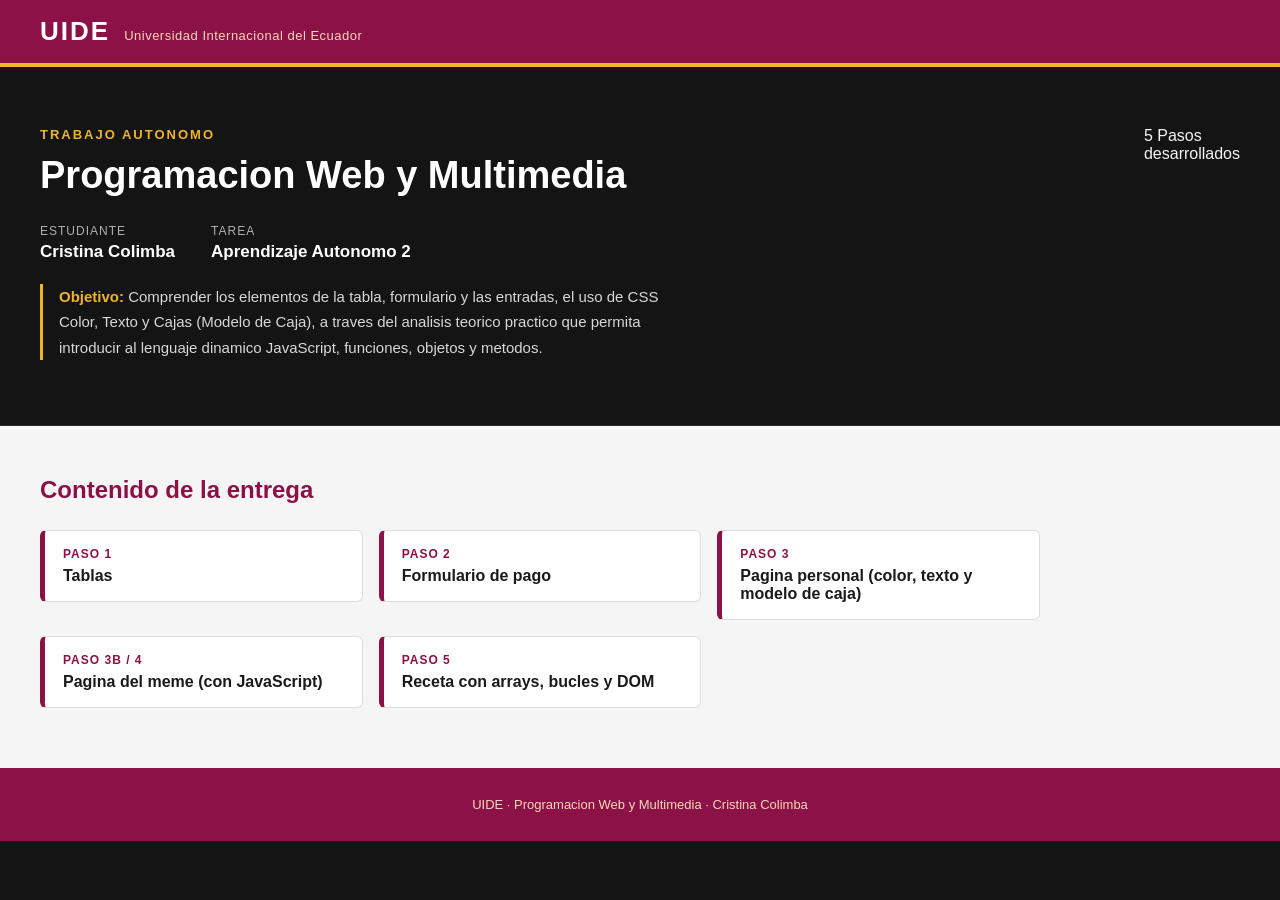
<file: index.html>
<!DOCTYPE html>
<html lang="es">
<head>
  <meta charset="UTF-8">
  <meta name="viewport" content="width=device-width, initial-scale=1.0">
  <title>UIDE - Programacion Web y Multimedia</title>
  <link rel="stylesheet" href="index.css">
</head>
<body>

  <header class="portada-topbar">
    <span class="portada-marca">UIDE</span>
    <span class="portada-marca-sub">Universidad Internacional del Ecuador</span>
  </header>

  <main class="portada-hero">
    <div class="portada-datos">
      <p class="portada-etiqueta">Trabajo Autonomo</p>
      <h1>Programacion Web y Multimedia</h1>

      <dl class="portada-ficha">
        <div class="portada-ficha-item">
          <dt>Estudiante</dt>
          <dd>Cristina Colimba</dd>
        </div>
        <div class="portada-ficha-item">
          <dt>Tarea</dt>
          <dd>Aprendizaje Autonomo 2</dd>
        </div>
      </dl>

      <p class="portada-objetivo">
        <strong>Objetivo:</strong> Comprender los elementos de la tabla,
        formulario y las entradas, el uso de CSS Color, Texto y Cajas
        (Modelo de Caja), a traves del analisis teorico practico que
        permita introducir al lenguaje dinamico JavaScript, funciones,
        objetos y metodos.
      </p>
    </div>

    <div class="portada-insignia">
      <span class="portada-insignia-numero">5</span>
      <span class="portada-insignia-texto">Pasos<br>desarrollados</span>
    </div>
  </main>

  <section class="portada-indice">
    <h2>Contenido de la entrega</h2>
    <ul class="portada-lista">
      <li>
        <a href="paso1-tablas/tablas.html">
          <span class="numero">Paso 1</span>
          <span class="titulo">Tablas</span>
        </a>
      </li>
      <li>
        <a href="paso2-formulario/formulario.html">
          <span class="numero">Paso 2</span>
          <span class="titulo">Formulario de pago</span>
        </a>
      </li>
      <li>
        <a href="paso3-pagina-personal/personal.html">
          <span class="numero">Paso 3</span>
          <span class="titulo">Pagina personal (color, texto y modelo de caja)</span>
        </a>
      </li>
      <li>
        <a href="paso3-pagina-personal/meme.html">
          <span class="numero">Paso 3b / 4</span>
          <span class="titulo">Pagina del meme (con JavaScript)</span>
        </a>
      </li>
      <li>
        <a href="paso5-receta/receta.html">
          <span class="numero">Paso 5</span>
          <span class="titulo">Receta con arrays, bucles y DOM</span>
        </a>
      </li>
    </ul>
  </section>

  <footer class="portada-footer">
    <p>UIDE &middot; Programacion Web y Multimedia &middot; Cristina Colimba</p>
  </footer>

</body>
</html>
</file>
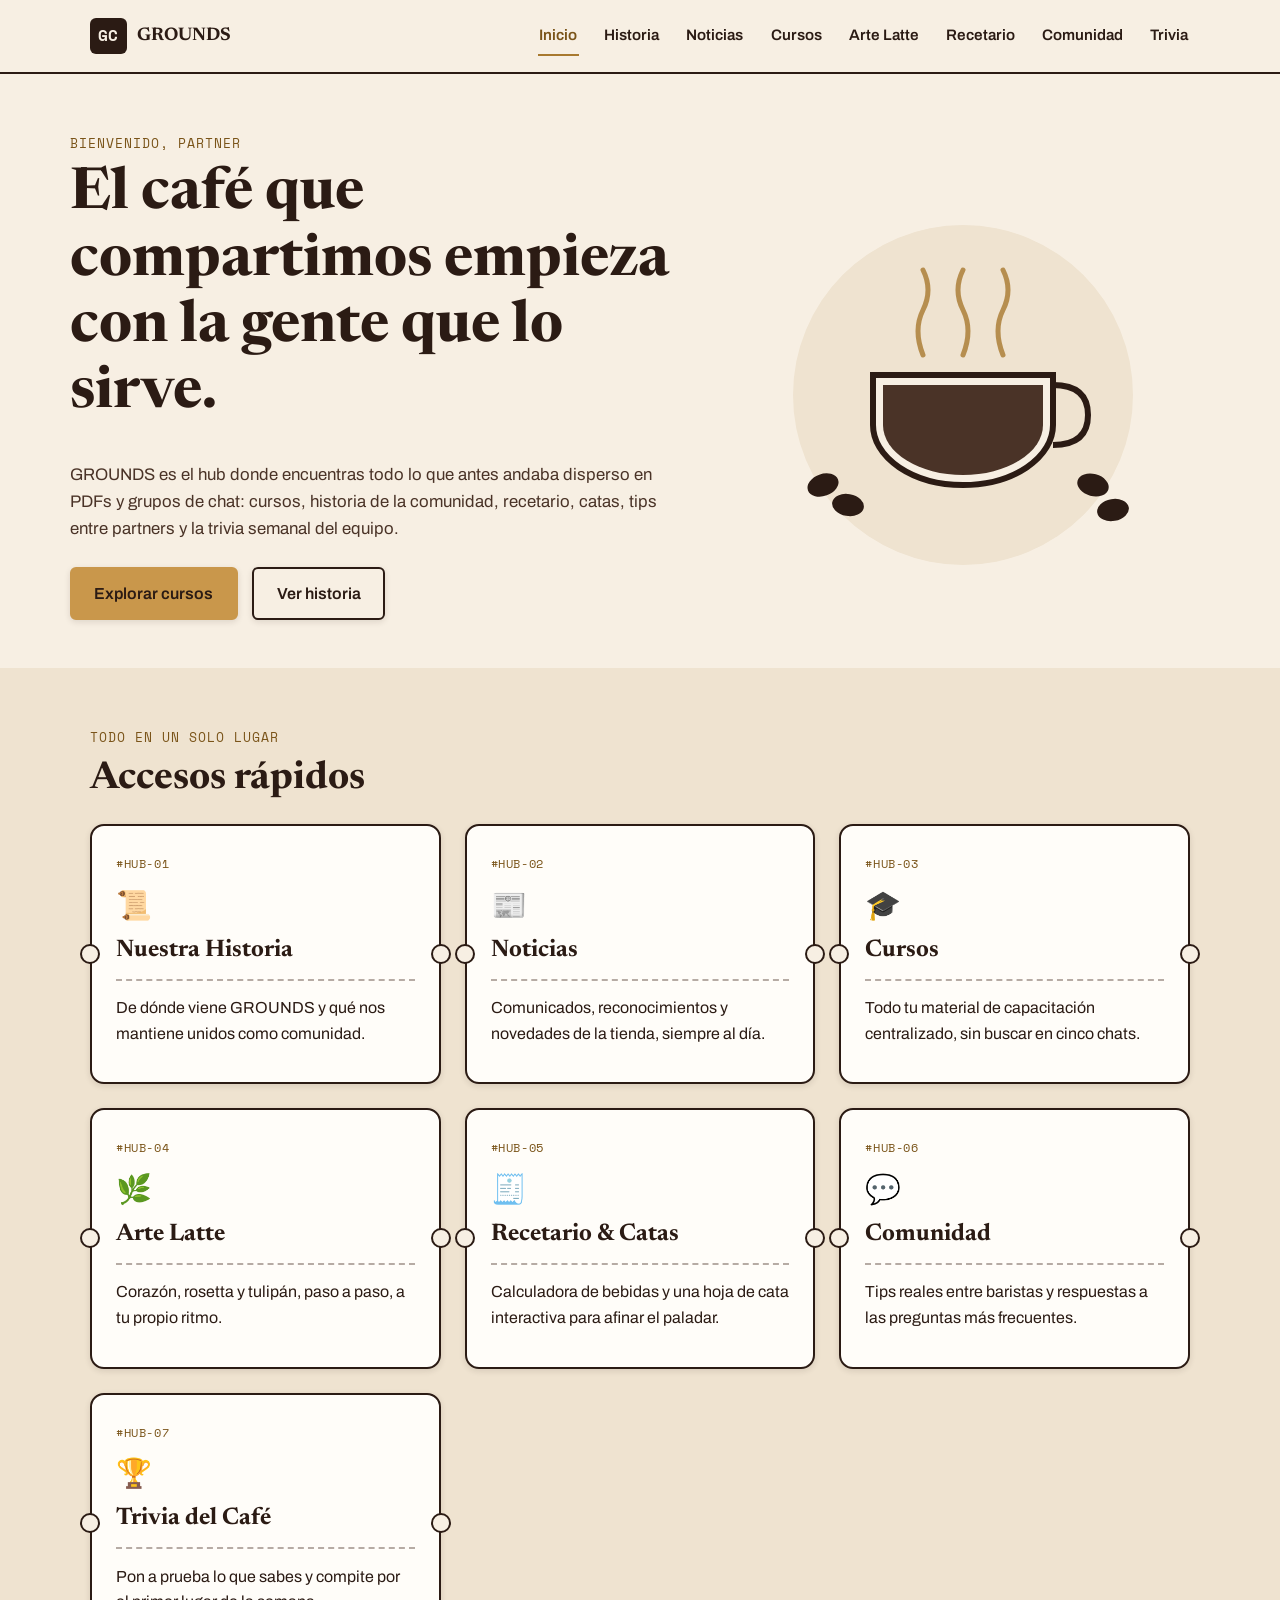
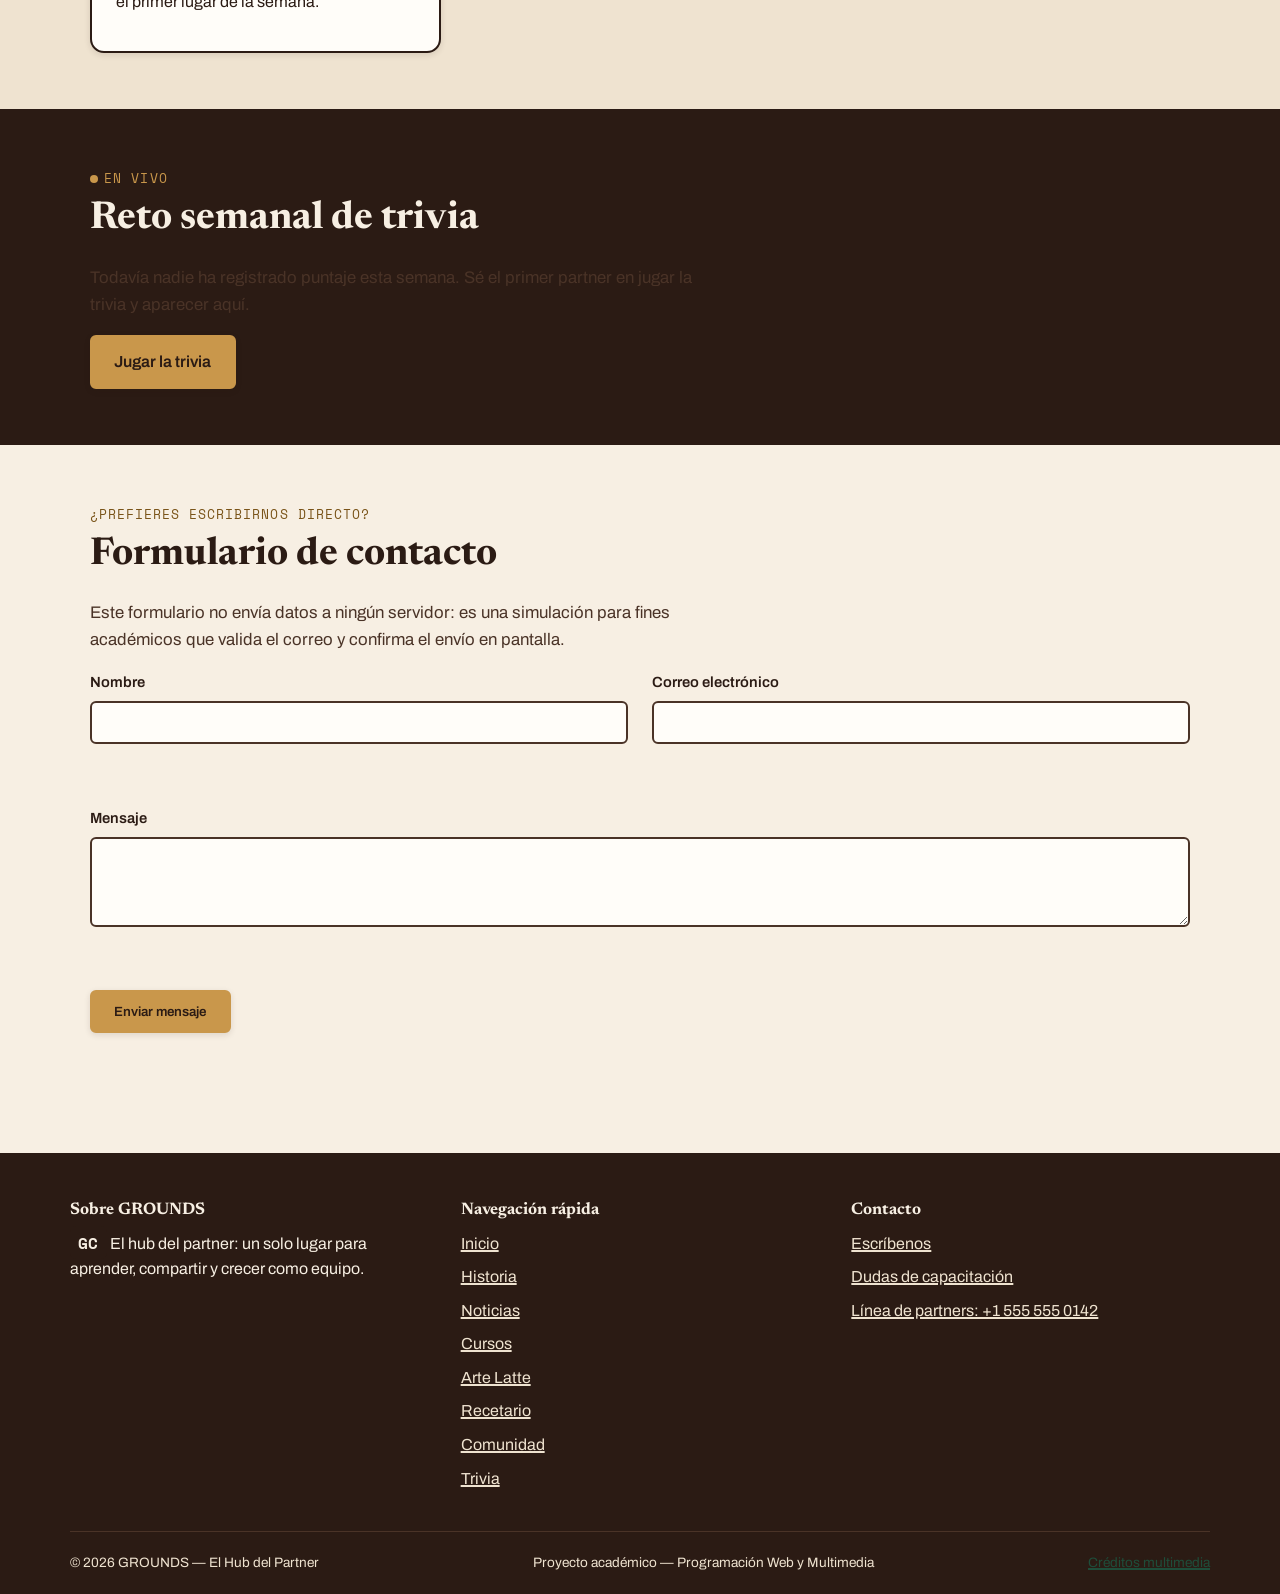
<file: PF_ColimbaRamosCristina/index.html>
<!DOCTYPE html>
<html lang="es">
<head>
<meta charset="UTF-8">
<meta name="viewport" content="width=device-width, initial-scale=1.0">
<title>GROUNDS — El Hub del Partner</title>
<meta name="description" content="GROUNDS es el hub del partner barista: noticias internas, historia de la comunidad, cursos centralizados, tutorial de arte latte, recetario, catas, comunidad y trivia semanal.">
<link rel="stylesheet" href="css/style.css">
</head>
<body>
<a class="skip-link" href="#main">Saltar al contenido principal</a>

<header class="site-header">
  <div class="container nav-bar">
    <a class="brand" href="index.html">
      <span class="brand-mark">GC</span>
      <span class="brand-name">GROUNDS</span>
    </a>
    <button class="nav-toggle" aria-expanded="false" aria-controls="nav-menu" aria-label="Abrir menú de navegación">
      <span></span><span></span><span></span>
    </button>
    <nav aria-label="Navegación principal">
      <ul class="nav-menu" id="nav-menu">
        <li><a href="index.html" aria-current="page">Inicio</a></li>
        <li><a href="historia.html">Historia</a></li>
        <li><a href="noticias.html">Noticias</a></li>
        <li><a href="cursos.html">Cursos</a></li>
        <li><a href="latte-art.html">Arte Latte</a></li>
        <li><a href="recetario.html">Recetario</a></li>
        <li><a href="comunidad.html">Comunidad</a></li>
        <li><a href="trivia.html">Trivia</a></li>
      </ul>
    </nav>
  </div>
</header>

<main id="main">

  <section class="section hero container">
    <div class="hero-copy">
      <p class="eyebrow">Bienvenido, partner</p>
      <h1>El café que compartimos empieza con la gente que lo sirve.</h1>
      <p class="lede">GROUNDS es el hub donde encuentras todo lo que antes andaba disperso en PDFs y grupos de chat: cursos, historia de la comunidad, recetario, catas, tips entre partners y la trivia semanal del equipo.</p>
      <div class="hero-actions">
        <a class="btn btn-caramel" href="cursos.html">Explorar cursos</a>
        <a class="btn btn-outline" href="historia.html">Ver historia</a>
      </div>
    </div>
    <div class="hero-art">
      <img src="assets/img/hero-taza.svg" alt="Taza de café GROUNDS humeante sobre un plato, rodeada de granos de café tostado" width="420" height="380">
    </div>
  </section>

  <section class="section section-alt">
    <div class="container">
      <p class="eyebrow">Todo en un solo lugar</p>
      <h2>Accesos rápidos</h2>
      <div class="grid grid-3">
        <a class="ticket" href="historia.html">
          <span class="ticket-code">#HUB-01</span>
          <span class="ticket-icon" aria-hidden="true">📜</span>
          <h3>Nuestra Historia</h3>
          <hr class="ticket-divider">
          <p>De dónde viene GROUNDS y qué nos mantiene unidos como comunidad.</p>
        </a>
        <a class="ticket" href="noticias.html">
          <span class="ticket-code">#HUB-02</span>
          <span class="ticket-icon" aria-hidden="true">📰</span>
          <h3>Noticias</h3>
          <hr class="ticket-divider">
          <p>Comunicados, reconocimientos y novedades de la tienda, siempre al día.</p>
        </a>
        <a class="ticket" href="cursos.html">
          <span class="ticket-code">#HUB-03</span>
          <span class="ticket-icon" aria-hidden="true">🎓</span>
          <h3>Cursos</h3>
          <hr class="ticket-divider">
          <p>Todo tu material de capacitación centralizado, sin buscar en cinco chats.</p>
        </a>
        <a class="ticket" href="latte-art.html">
          <span class="ticket-code">#HUB-04</span>
          <span class="ticket-icon" aria-hidden="true">🌿</span>
          <h3>Arte Latte</h3>
          <hr class="ticket-divider">
          <p>Corazón, rosetta y tulipán, paso a paso, a tu propio ritmo.</p>
        </a>
        <a class="ticket" href="recetario.html">
          <span class="ticket-code">#HUB-05</span>
          <span class="ticket-icon" aria-hidden="true">🧾</span>
          <h3>Recetario &amp; Catas</h3>
          <hr class="ticket-divider">
          <p>Calculadora de bebidas y una hoja de cata interactiva para afinar el paladar.</p>
        </a>
        <a class="ticket" href="comunidad.html">
          <span class="ticket-code">#HUB-06</span>
          <span class="ticket-icon" aria-hidden="true">💬</span>
          <h3>Comunidad</h3>
          <hr class="ticket-divider">
          <p>Tips reales entre baristas y respuestas a las preguntas más frecuentes.</p>
        </a>
        <a class="ticket" href="trivia.html">
          <span class="ticket-code">#HUB-07</span>
          <span class="ticket-icon" aria-hidden="true">🏆</span>
          <h3>Trivia del Café</h3>
          <hr class="ticket-divider">
          <p>Pon a prueba lo que sabes y compite por el primer lugar de la semana.</p>
        </a>
      </div>
    </div>
  </section>

  <section class="section section-dark">
    <div class="container">
      <p class="eyebrow"><span class="badge-live">En vivo</span></p>
      <h2>Reto semanal de trivia</h2>
      <p class="lede" id="trivia-status">Todavía nadie ha registrado puntaje esta semana. Sé el primer partner en jugar la trivia y aparecer aquí.</p>
      <a class="btn btn-caramel" href="trivia.html">Jugar la trivia</a>
    </div>
  </section>

  <section class="section" id="contacto">
    <div class="container">
      <p class="eyebrow">¿Prefieres escribirnos directo?</p>
      <h2>Formulario de contacto</h2>
      <p class="lede">Este formulario no envía datos a ningún servidor: es una simulación para fines académicos que valida el correo y confirma el envío en pantalla.</p>

      <form id="contact-form" class="grid grid-2" novalidate>
        <div class="form-field">
          <label for="contact-name">Nombre</label>
          <input type="text" id="contact-name" name="nombre" autocomplete="name" required>
          <span class="form-error" id="error-name"></span>
        </div>
        <div class="form-field">
          <label for="contact-email">Correo electrónico</label>
          <input type="email" id="contact-email" name="correo" autocomplete="email" required>
          <span class="form-error" id="error-email"></span>
        </div>
        <div class="form-field form-span-2">
          <label for="contact-message">Mensaje</label>
          <textarea id="contact-message" name="mensaje" required></textarea>
          <span class="form-error" id="error-message"></span>
        </div>
        <div class="form-span-2">
          <button type="submit" class="btn btn-caramel">Enviar mensaje</button>
        </div>
      </form>
      <p class="form-success" id="contact-success" hidden>¡Gracias! Tu mensaje quedó registrado. Un partner del equipo te responderá pronto.</p>
    </div>
  </section>

</main>

<footer class="site-footer">
  <div class="container footer-grid">
    <div>
      <h3>Sobre GROUNDS</h3>
      <p><span class="brand-mark">GC</span> El hub del partner: un solo lugar para aprender, compartir y crecer como equipo.</p>
    </div>
    <div>
      <h3>Navegación rápida</h3>
      <ul>
        <li><a href="index.html">Inicio</a></li>
        <li><a href="historia.html">Historia</a></li>
        <li><a href="noticias.html">Noticias</a></li>
        <li><a href="cursos.html">Cursos</a></li>
        <li><a href="latte-art.html">Arte Latte</a></li>
        <li><a href="recetario.html">Recetario</a></li>
        <li><a href="comunidad.html">Comunidad</a></li>
        <li><a href="trivia.html">Trivia</a></li>
      </ul>
    </div>
    <div>
      <h3>Contacto</h3>
      <ul>
        <li><a href="mailto:partners@grounds-hub.example.com?subject=Consulta%20desde%20el%20sitio">Escríbenos</a></li>
        <li><a href="mailto:capacitacion@grounds-hub.example.com?subject=Duda%20sobre%20un%20curso">Dudas de capacitación</a></li>
        <li><a href="tel:+15555550142">Línea de partners: +1 555 555 0142</a></li>
      </ul>
    </div>
  </div>
  <div class="container footer-bottom">
    <span>© <span data-year></span> GROUNDS — El Hub del Partner</span>
    <span>Proyecto académico — Programación Web y Multimedia</span>
    <a href="historia.html#creditos">Créditos multimedia</a>
  </div>
</footer>

<script src="js/nav.js"></script>
<script src="js/contacto.js"></script>
<script>
  (function () {
    var leader = localStorage.getItem('groundsTriviaTop');
    var status = document.getElementById('trivia-status');
    if (leader && status) {
      try {
        var top = JSON.parse(leader);
        status.textContent = 'Va al frente ' + top.nombre + ' con ' + top.puntaje + ' puntos. ¿Puedes superarlo esta semana?';
      } catch (e) {
        /* localStorage con formato inesperado: se conserva el mensaje por defecto */
      }
    }
  })();
</script>
</body>
</html>
</file>
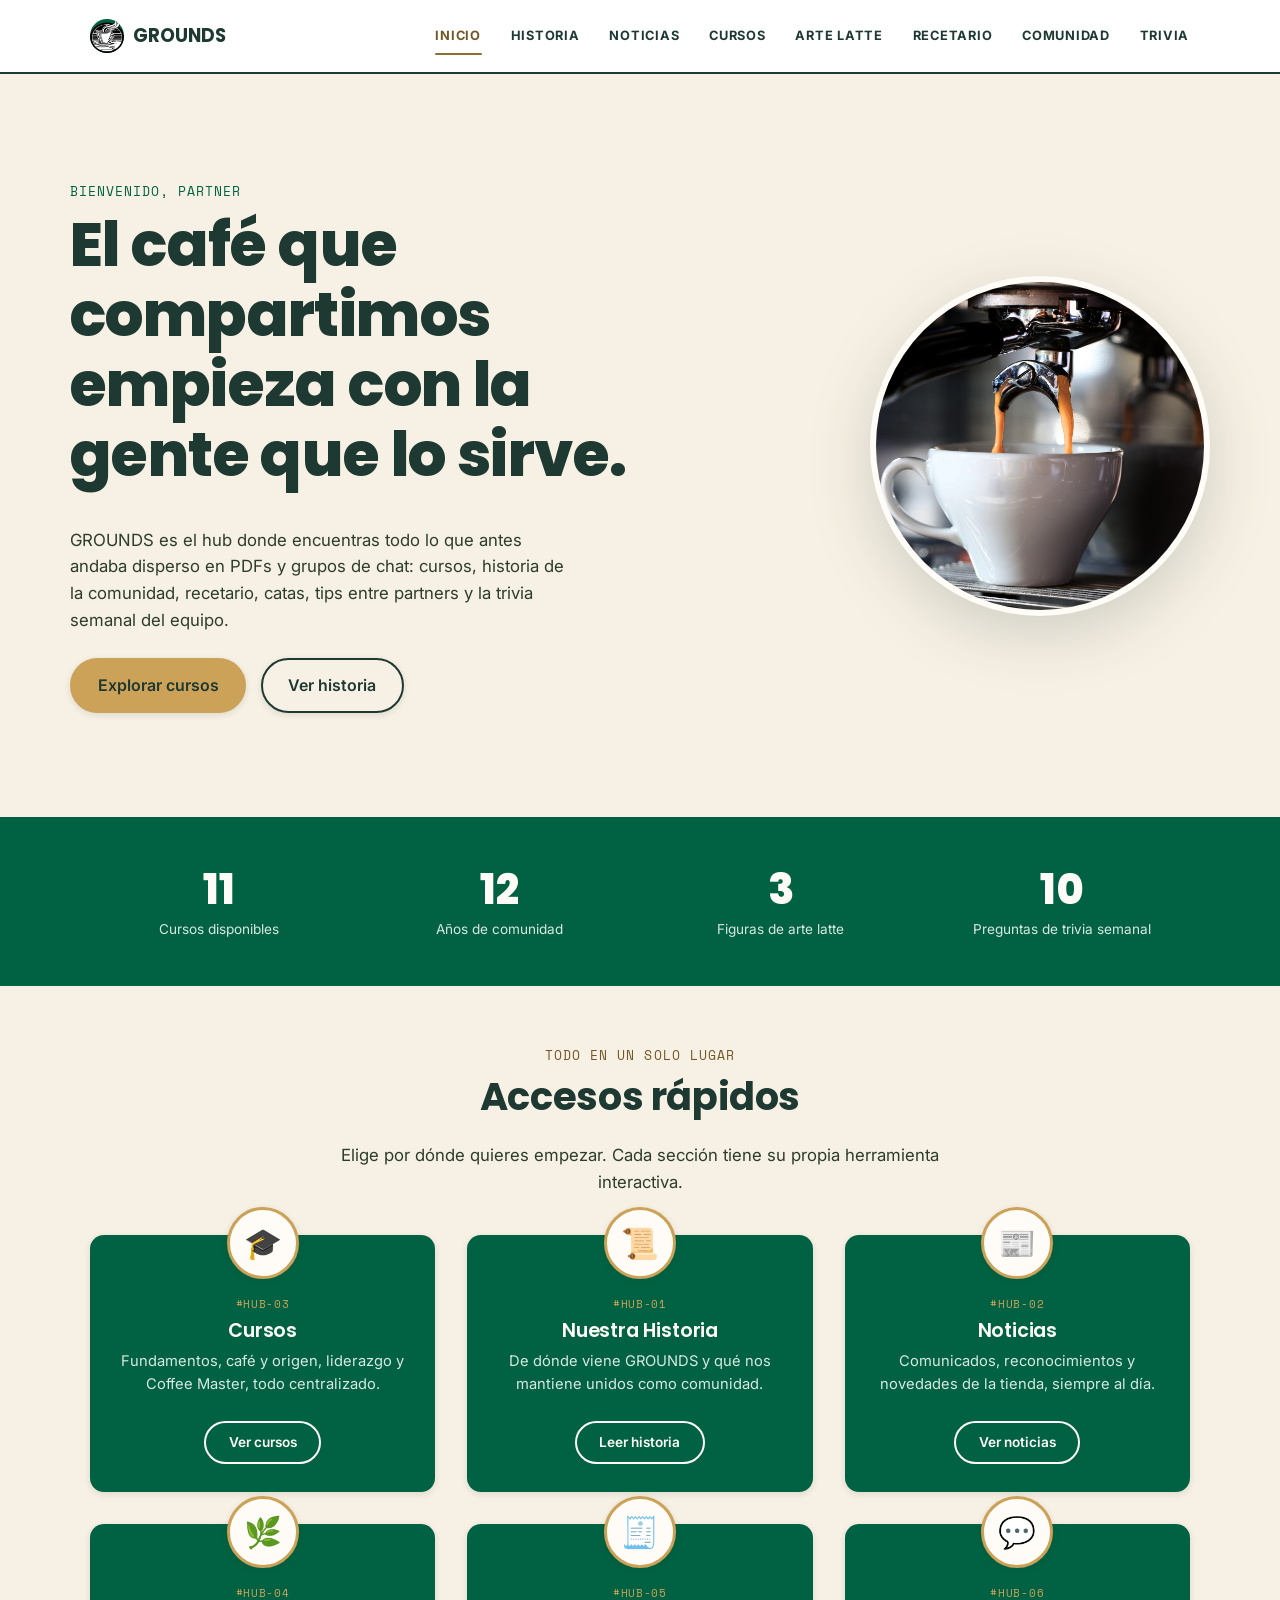
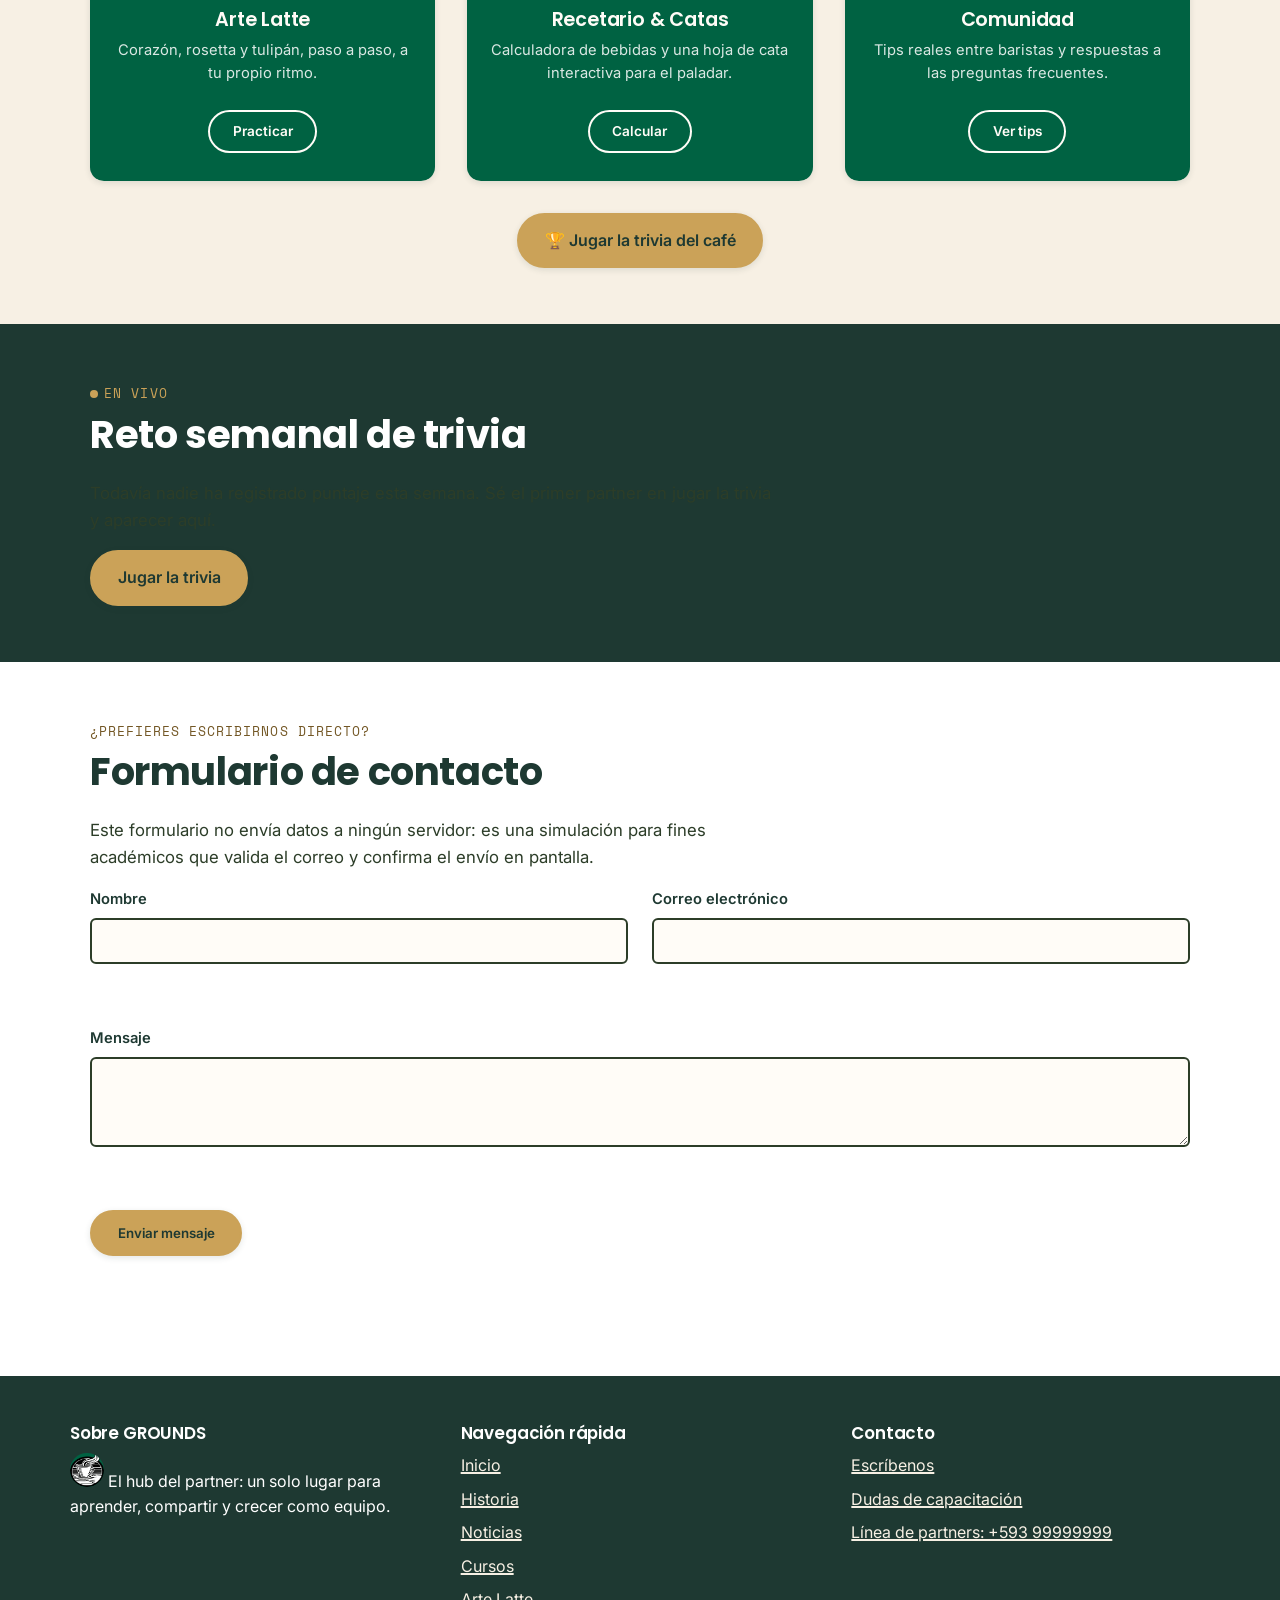
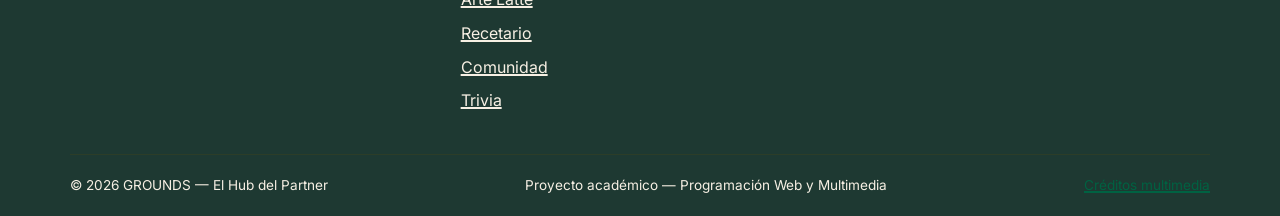
<file: PROYECTO FINAL MULTIMEDIA Y PROGRAMACION/index.html>
<!DOCTYPE html>
<html lang="es">
<head>
<meta charset="UTF-8">
<meta name="viewport" content="width=device-width, initial-scale=1.0">
<title>GROUNDS — El Hub del Partner</title>
<meta name="description" content="GROUNDS es el hub del partner barista: noticias internas, historia de la comunidad, cursos centralizados, tutorial de arte latte, recetario, catas, comunidad y trivia semanal.">
<link rel="stylesheet" href="css/style.css">
</head>
<body>
<a class="skip-link" href="#main">Saltar al contenido principal</a>

<header class="site-header">
  <div class="container nav-bar">
    <a class="brand" href="index.html">
<img src="assets/img/logocafe.png" alt="Logo GROUNDS" class="brand-mark">      <span class="brand-name">GROUNDS</span>
    </a>
    <button class="nav-toggle" aria-expanded="false" aria-controls="nav-menu" aria-label="Abrir menú de navegación">
      <span></span><span></span><span></span>
    </button>
    <nav aria-label="Navegación principal">
      <ul class="nav-menu" id="nav-menu">
        <li><a href="index.html" aria-current="page">Inicio</a></li>
        <li><a href="historia.html">Historia</a></li>
        <li><a href="noticias.html">Noticias</a></li>
        <li><a href="cursos.html">Cursos</a></li>
        <li><a href="latte-art.html">Arte Latte</a></li>
        <li><a href="recetario.html">Recetario</a></li>
        <li><a href="comunidad.html">Comunidad</a></li>
        <li><a href="trivia.html">Trivia</a></li>
      </ul>
    </nav>
  </div>
</header>

<main id="main">

  <section class="hero-full">
    <div class="hero container">
      <div class="hero-copy">
        <p class="eyebrow">Bienvenido, partner</p>
        <h1>El café que compartimos empieza con la gente que lo sirve.</h1>
        <p class="lede">GROUNDS es el hub donde encuentras todo lo que antes andaba disperso en PDFs y grupos de chat: cursos, historia de la comunidad, recetario, catas, tips entre partners y la trivia semanal del equipo.</p>
        <div class="hero-actions">
          <a class="btn btn-gold" href="cursos.html">Explorar cursos</a>
          <a class="btn btn-outline" href="historia.html">Ver historia</a>
        </div>
      </div>
      <div class="hero-art">
        <img src="assets/img/shotdecafebajando.jpg" alt="Shot de espresso cayendo en una taza en la barra de GROUNDS">
      </div>
    </div>
  </section>

  <section class="stats-band">
    <div class="container">
      <div class="stats-grid">
        <div class="stat-item">
          <span class="stat-icon" aria-hidden="true"></span>
          <span class="stat-number">11</span>
          <span class="stat-label">Cursos disponibles</span>
        </div>
        <div class="stat-item">
          <span class="stat-icon" aria-hidden="true"></span>
          <span class="stat-number">12</span>
          <span class="stat-label">Años de comunidad</span>
        </div>
        <div class="stat-item">
          <span class="stat-icon" aria-hidden="true"></span>
          <span class="stat-number">3</span>
          <span class="stat-label">Figuras de arte latte</span>
        </div>
        <div class="stat-item">
          <span class="stat-icon" aria-hidden="true"></span>
          <span class="stat-number">10</span>
          <span class="stat-label">Preguntas de trivia semanal</span>
        </div>
      </div>
    </div>
  </section>

  <section class="section section-alt">
    <div class="container">
      <div class="section-header--center">
        <p class="eyebrow">Todo en un solo lugar</p>
        <h2>Accesos rápidos</h2>
        <p class="lede">Elige por dónde quieres empezar. Cada sección tiene su propia herramienta interactiva.</p>
      </div>
      <div class="product-grid">
        <a class="product-card" href="cursos.html">
          <span class="product-card-medallion" aria-hidden="true">🎓</span>
          <span class="product-card-code">#HUB-03</span>
          <h3>Cursos</h3>
          <p>Fundamentos, café y origen, liderazgo y Coffee Master, todo centralizado.</p>
          <span class="product-card-cta">Ver cursos</span>
        </a>
        <a class="product-card" href="historia.html">
          <span class="product-card-medallion" aria-hidden="true">📜</span>
          <span class="product-card-code">#HUB-01</span>
          <h3>Nuestra Historia</h3>
          <p>De dónde viene GROUNDS y qué nos mantiene unidos como comunidad.</p>
          <span class="product-card-cta">Leer historia</span>
        </a>
        <a class="product-card" href="noticias.html">
          <span class="product-card-medallion" aria-hidden="true">📰</span>
          <span class="product-card-code">#HUB-02</span>
          <h3>Noticias</h3>
          <p>Comunicados, reconocimientos y novedades de la tienda, siempre al día.</p>
          <span class="product-card-cta">Ver noticias</span>
        </a>
        <a class="product-card" href="latte-art.html">
          <span class="product-card-medallion" aria-hidden="true">🌿</span>
          <span class="product-card-code">#HUB-04</span>
          <h3>Arte Latte</h3>
          <p>Corazón, rosetta y tulipán, paso a paso, a tu propio ritmo.</p>
          <span class="product-card-cta">Practicar</span>
        </a>
        <a class="product-card" href="recetario.html">
          <span class="product-card-medallion" aria-hidden="true">🧾</span>
          <span class="product-card-code">#HUB-05</span>
          <h3>Recetario &amp; Catas</h3>
          <p>Calculadora de bebidas y una hoja de cata interactiva para el paladar.</p>
          <span class="product-card-cta">Calcular</span>
        </a>
        <a class="product-card" href="comunidad.html">
          <span class="product-card-medallion" aria-hidden="true">💬</span>
          <span class="product-card-code">#HUB-06</span>
          <h3>Comunidad</h3>
          <p>Tips reales entre baristas y respuestas a las preguntas frecuentes.</p>
          <span class="product-card-cta">Ver tips</span>
        </a>
      </div>

      <div class="text-center mt-8">
        <a class="btn btn-gold" href="trivia.html">🏆 Jugar la trivia del café</a>
      </div>
    </div>
  </section>

  <section class="section section-dark">
    <div class="container">
      <p class="eyebrow"><span class="badge-live">En vivo</span></p>
      <h2>Reto semanal de trivia</h2>
      <p class="lede" id="trivia-status">Todavía nadie ha registrado puntaje esta semana. Sé el primer partner en jugar la trivia y aparecer aquí.</p>
      <a class="btn btn-gold" href="trivia.html">Jugar la trivia</a>
    </div>
  </section>

  <section class="section" id="contacto">
    <div class="container">
      <p class="eyebrow">¿Prefieres escribirnos directo?</p>
      <h2>Formulario de contacto</h2>
      <p class="lede">Este formulario no envía datos a ningún servidor: es una simulación para fines académicos que valida el correo y confirma el envío en pantalla.</p>

      <form id="contact-form" class="grid grid-2" novalidate>
        <div class="form-field">
          <label for="contact-name">Nombre</label>
          <input type="text" id="contact-name" name="nombre" autocomplete="name" required>
          <span class="form-error" id="error-name"></span>
        </div>
        <div class="form-field">
          <label for="contact-email">Correo electrónico</label>
          <input type="email" id="contact-email" name="correo" autocomplete="email" required>
          <span class="form-error" id="error-email"></span>
        </div>
        <div class="form-field form-span-2">
          <label for="contact-message">Mensaje</label>
          <textarea id="contact-message" name="mensaje" required></textarea>
          <span class="form-error" id="error-message"></span>
        </div>
        <div class="form-span-2">
          <button type="submit" class="btn btn-gold">Enviar mensaje</button>
        </div>
      </form>
      <p class="form-success" id="contact-success" hidden>¡Gracias! Tu mensaje quedó registrado. Un partner del equipo te responderá pronto.</p>
    </div>
  </section>

</main>

<footer class="site-footer">
  <div class="container footer-grid">
    <div>
      <h3>Sobre GROUNDS</h3>
      <p><img src="assets/img/logocafe.png" alt="Logo GROUNDS" class="brand-mark"> El hub del partner: un solo lugar para aprender, compartir y crecer como equipo.</p>
    </div>
    <div>
      <h3>Navegación rápida</h3>
      <ul>
        <li><a href="index.html">Inicio</a></li>
        <li><a href="historia.html">Historia</a></li>
        <li><a href="noticias.html">Noticias</a></li>
        <li><a href="cursos.html">Cursos</a></li>
        <li><a href="latte-art.html">Arte Latte</a></li>
        <li><a href="recetario.html">Recetario</a></li>
        <li><a href="comunidad.html">Comunidad</a></li>
        <li><a href="trivia.html">Trivia</a></li>
      </ul>
    </div>
    <div>
      <h3>Contacto</h3>
      <ul>
        <li><a href="mailto:partners@grounds-hub.example.com?subject=Consulta%20desde%20el%20sitio">Escríbenos</a></li>
        <li><a href="mailto:capacitacion@grounds-hub.example.com?subject=Duda%20sobre%20un%20curso">Dudas de capacitación</a></li>
        <li><a href="tel:+593 99999999">Línea de partners: +593 99999999</a></li>
      </ul>
    </div>
  </div>
  <div class="container footer-bottom">
    <span>© <span data-year></span> GROUNDS — El Hub del Partner</span>
    <span>Proyecto académico — Programación Web y Multimedia</span>
    <a href="historia.html#creditos">Créditos multimedia</a>
  </div>
</footer>

<script src="js/nav.js"></script>
<script src="js/contacto.js"></script>
<script>
  (function () {
    var leader = localStorage.getItem('groundsTriviaTop');
    var status = document.getElementById('trivia-status');
    if (leader && status) {
      try {
        var top = JSON.parse(leader);
        status.textContent = 'Va al frente ' + top.nombre + ' con ' + top.puntaje + ' puntos. ¿Puedes superarlo esta semana?';
      } catch (e) {
        /* localStorage con formato inesperado: se conserva el mensaje por defecto */
      }
    }
  })();
</script>
</body>
</html>
</file>
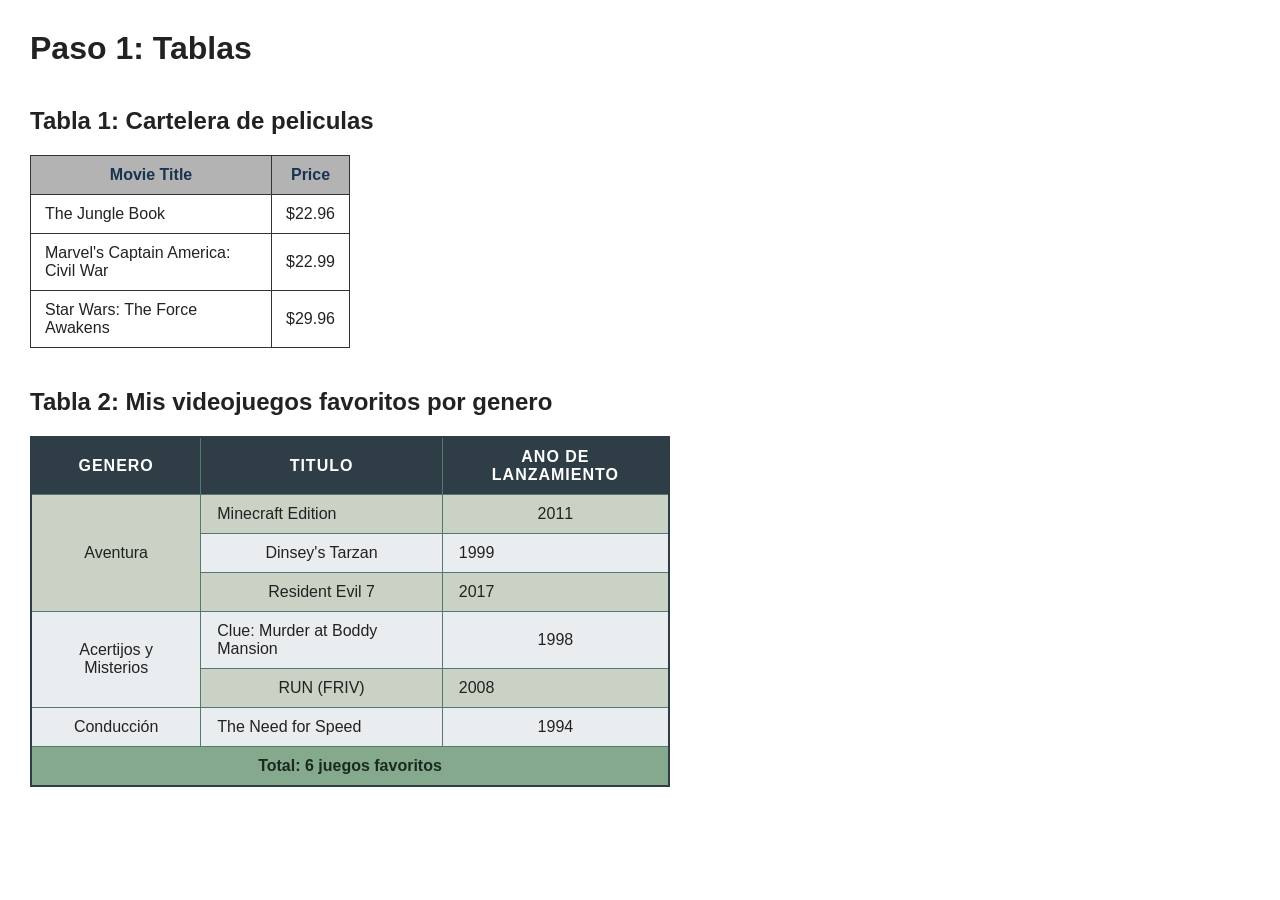
<file: paso1-tablas/tablas.html>
<!DOCTYPE html>
<html lang="es">
<head>
  <meta charset="UTF-8">
  <meta name="viewport" content="width=device-width, initial-scale=1.0">
  <title>Paso 1 - Tablas</title>
  <link rel="stylesheet" href="tablas.css">
</head>
<body>

  <h1>Paso 1: Tablas</h1>

  <h2>Tabla 1: Cartelera de peliculas</h2>
  <!-- Los textos de esta tabla (encabezados y titulos de peliculas) se dejan en ingles
       a proposito, porque la consigna del ejercicio los pide de forma literal. -->
  <table class="tabla-peliculas">
    <tr class="fila-encabezado">
      <th>Movie Title</th>
      <th>Price</th>
    </tr>
    <tr>
      <td>The Jungle Book</td>
      <td>$22.96</td>
    </tr>
    <tr>
      <td>Marvel's Captain America: Civil War</td>
      <td>$22.99</td>
    </tr>
    <tr>
      <td>Star Wars: The Force Awakens</td>
      <td>$29.96</td>
    </tr>
  </table>

  <h2>Tabla 2: Mis videojuegos favoritos por genero</h2>
  <table class="tabla-videojuegos">
    <thead>
      <tr>
        <th>Genero</th>
        <th>Titulo</th>
        <th>Ano de lanzamiento</th>
      </tr>
    </thead>
    <tbody>
      <tr>
        <td rowspan="3">Aventura</td>
        <td>Minecraft Edition</td>
        <td>2011</td>
      </tr>
      <tr>
        <td>Dinsey's Tarzan</td>
        <td>1999</td>
      </tr>
      <tr>
        <td>Resident Evil 7</td>
        <td>2017</td>
      </tr>
      <tr>
        <td rowspan="2">Acertijos y Misterios</td>
        <td>Clue: Murder at Boddy Mansion</td>
        <td>1998</td>
      </tr>
      <tr>
        <td>RUN (FRIV)</td>
        <td>2008</td>
      </tr>
      <tr>
        <td>Conducción</td>
        <td>The Need for Speed</td>
        <td>1994</td>
      </tr>
    </tbody>
    <tfoot>
      <tr>
        <td colspan="3">Total: 6 juegos favoritos</td>
      </tr>
    </tfoot>
  </table>

</body>
</html>
</file>
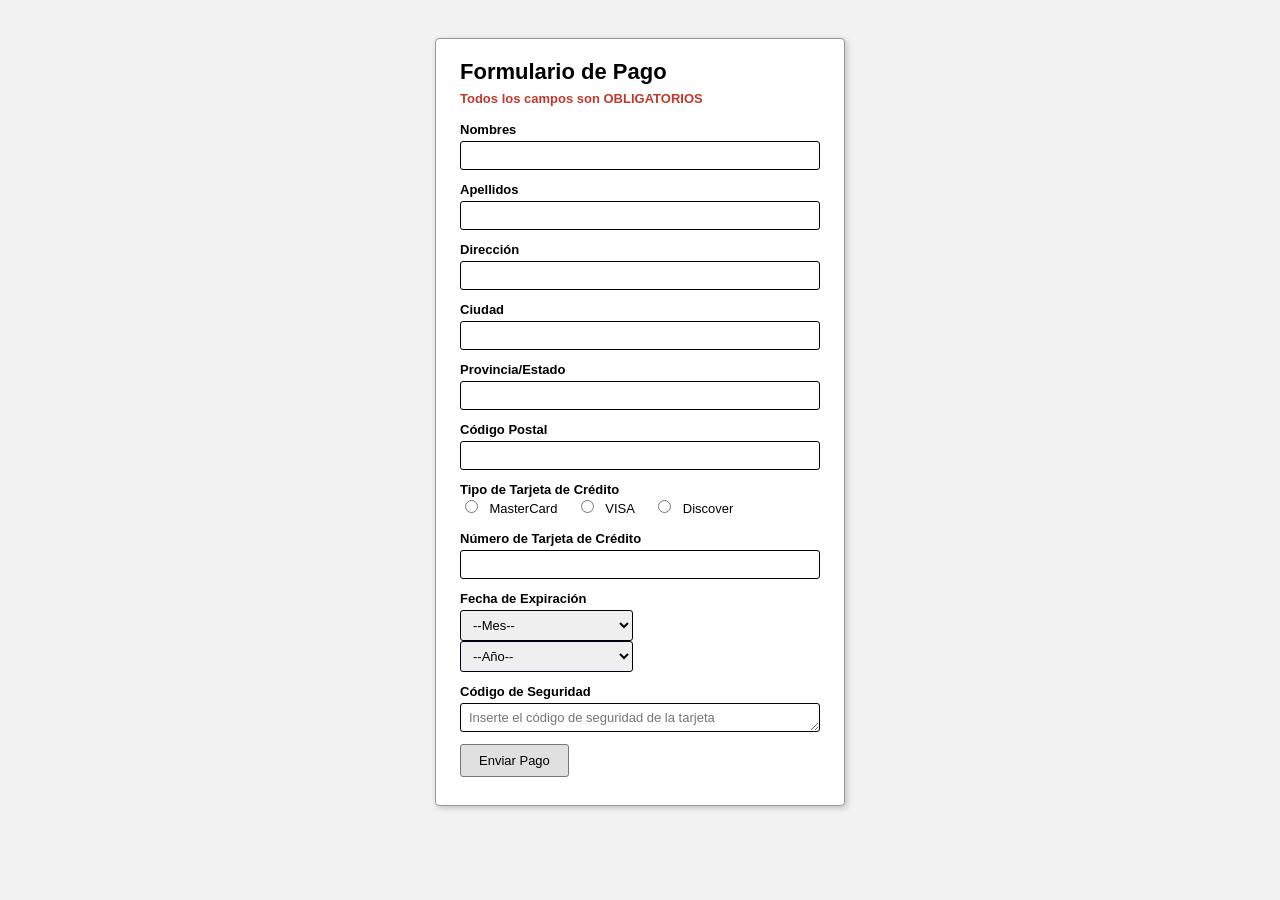
<file: paso2-formulario/formulario.html>
<!DOCTYPE html>
<html lang="es">
<head>
  <meta charset="UTF-8">
  <meta name="viewport" content="width=device-width, initial-scale=1.0">
  <title>Paso 2 - Formulario de pago</title>
  <link rel="stylesheet" href="formulario.css">
</head>
<body>

  <form class="payment-form" action="#" method="post">
    <h1>Formulario de Pago</h1>
    <p class="required-note">Todos los campos son OBLIGATORIOS</p>

    <div class="form-row">
      <label for="fname">Nombres</label>
      <input type="text" id="fname" name="fname" required>
    </div>

    <div class="form-row">
      <label for="lname">Apellidos</label>
      <input type="text" id="lname" name="lname" required>
    </div>

    <div class="form-row">
      <label for="address">Dirección</label>
      <input type="text" id="address" name="address" required>
    </div>

    <div class="form-row">
      <label for="city">Ciudad</label>
      <input type="text" id="city" name="city" required>
    </div>

    <div class="form-row">
      <label for="state">Provincia/Estado</label>
      <input type="text" id="state" name="state" required>
    </div>

    <div class="form-row">
      <label for="zip">Código Postal</label>
      <input type="text" id="zip" name="zip" required>
    </div>

    <fieldset class="card-type">
      <legend>Tipo de Tarjeta de Crédito</legend>

      <input type="radio" id="mastercard" name="cardtype" value="MasterCard" required>
      <label for="mastercard">MasterCard</label>

      <input type="radio" id="visa" name="cardtype" value="VISA">
      <label for="visa">VISA</label>

      <input type="radio" id="discover" name="cardtype" value="Discover">
      <label for="discover">Discover</label>
    </fieldset>

    <div class="form-row">
      <label for="cardnum">Número de Tarjeta de Crédito</label>
      <input type="text" id="cardnum" name="cardnum" required>
    </div>

    <div class="form-row">
      <label for="expMonth">Fecha de Expiración</label>
      <select id="expMonth" name="expMonth" required>
        <option value="">--Mes--</option>
        <option value="01">Ene</option>
        <option value="02">Feb</option>
        <option value="03">Mar</option>
        <option value="04">Abr</option>
        <option value="05">May</option>
        <option value="06">Jun</option>
        <option value="07">Jul</option>
        <option value="08">Ago</option>
        <option value="09">Sep</option>
        <option value="10">Oct</option>
        <option value="11">Nov</option>
        <option value="12">Dic</option>
      </select>

      <select id="expYear" name="expYear" required>
        <option value="">--Año--</option>
        <option value="2026">2026</option>
        <option value="2027">2027</option>
        <option value="2028">2028</option>
        <option value="2029">2029</option>
        <option value="2030">2030</option>
        <option value="2031">2031</option>
      </select>
    </div>

    <div class="form-row">
      <label for="comment">Código de Seguridad</label>
      <textarea id="comment" name="comment" cols="1" rows="1" placeholder="Inserte el código de seguridad de la tarjeta"></textarea>
    </div>

    <button type="submit" name="submit" value="Enviar Pago">Enviar Pago</button>
  </form>

</body>
</html>
</file>
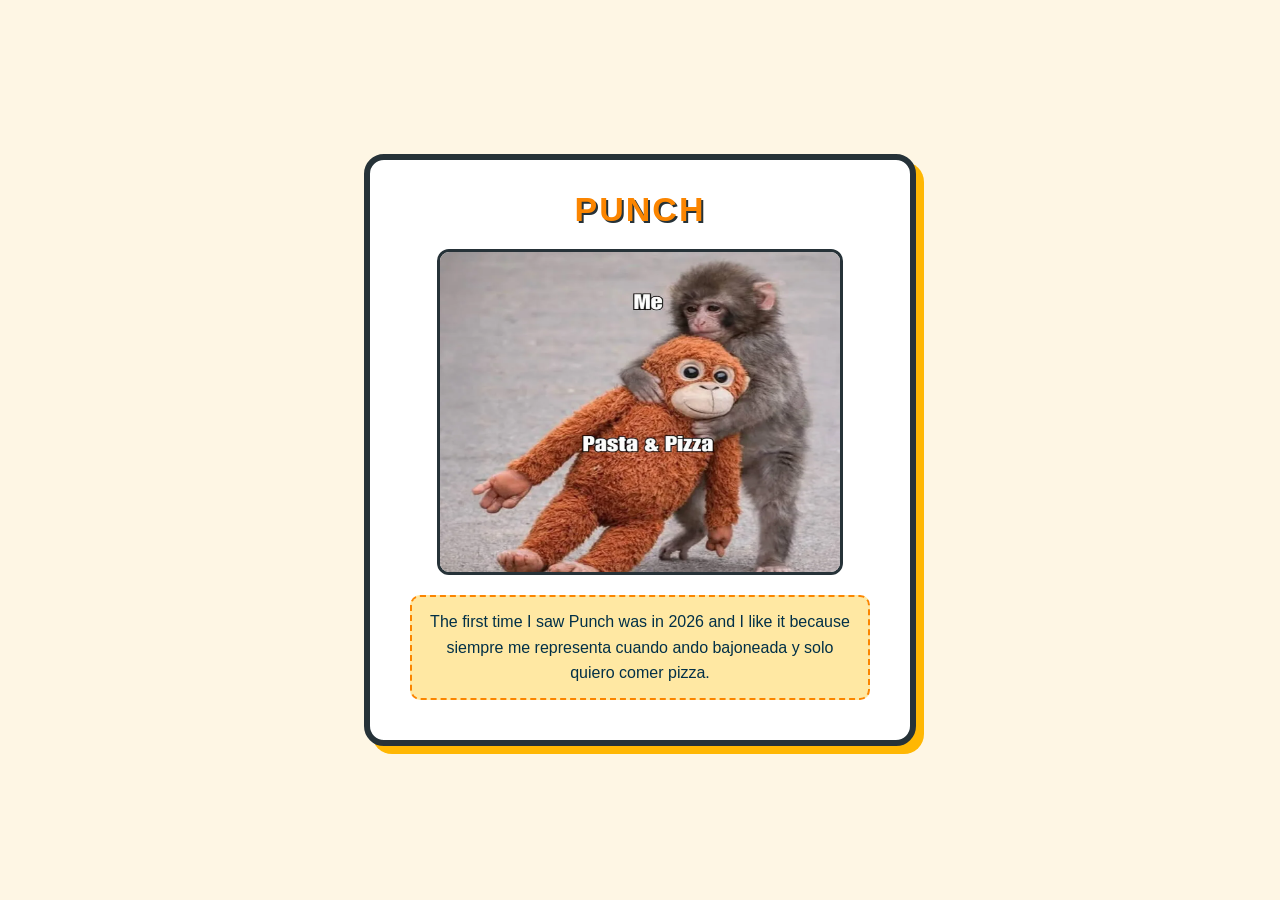
<file: paso3-pagina-personal/meme.html>
<!DOCTYPE html>
<html lang="es">
<head>
  <meta charset="UTF-8">
  <meta name="viewport" content="width=device-width, initial-scale=1.0">
  <title>Paso 3b / Paso 4 - Mi meme favorito</title>
  <link rel="stylesheet" href="meme.css">
</head>
<body>

  <div class="meme-card">
    <!-- "Name Placeholder" y "Sentence Placeholder" son el texto inicial que pide la
         consigna del ejercicio. El archivo meme.js los reemplaza automaticamente al
         cargar la pagina (ver Paso 4), por eso se dejan asi en el HTML. -->
    <h1 id="meme-name">Name Placeholder</h1>

    <img class="meme-img" src="img/monito.png" alt="Monito introvertido con su peluche de compañia" width="400" height="320">

    <p id="meme-sentence">Sentence Placeholder</p>
  </div>

  <script src="meme.js"></script>
</body>
</html>
</file>
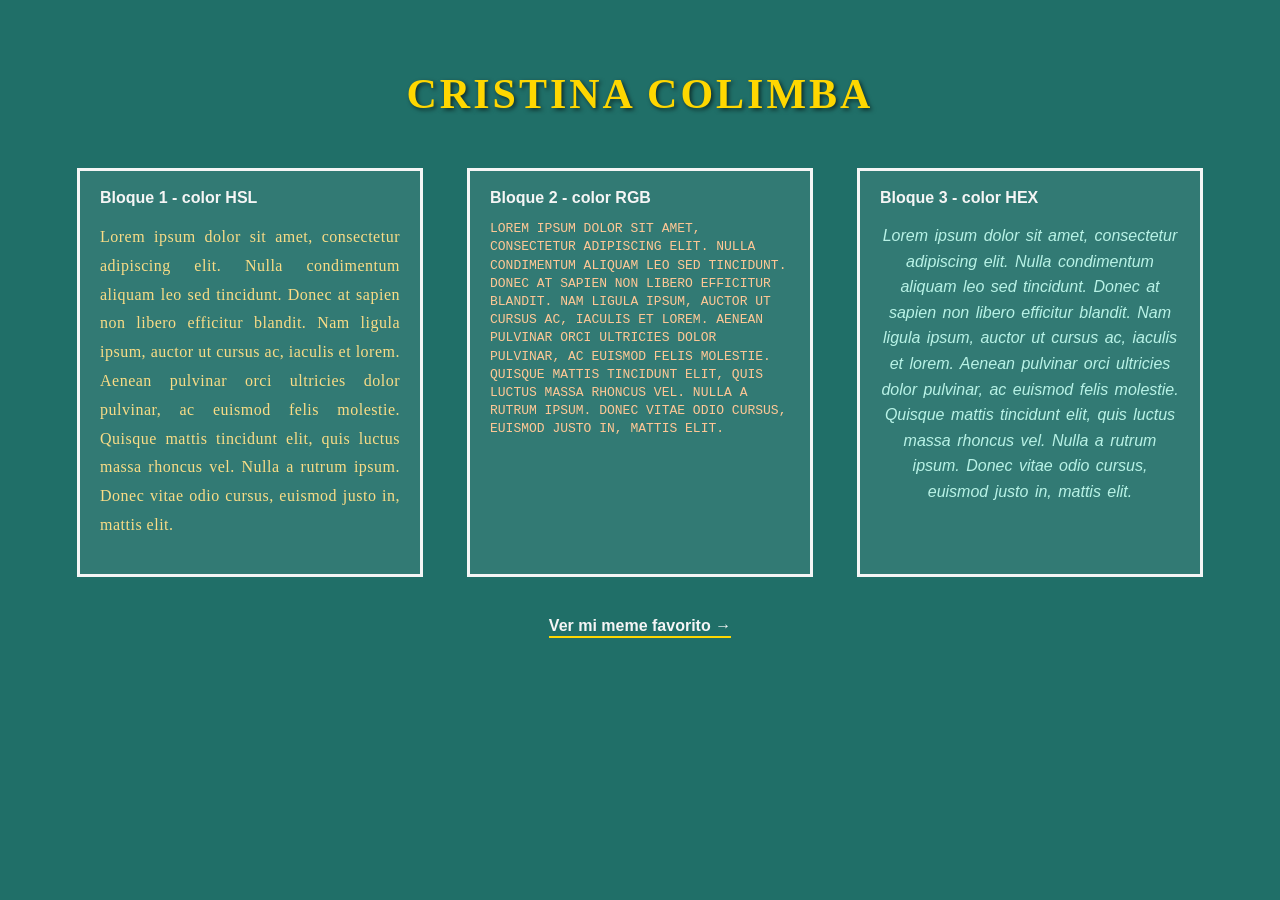
<file: paso3-pagina-personal/personal.html>
<!DOCTYPE html>
<html lang="es">
<head>
  <meta charset="UTF-8">
  <meta name="viewport" content="width=device-width, initial-scale=1.0">
  <title>Paso 3 - Mi pagina personal</title>
  <link rel="stylesheet" href="personal.css">
</head>
<body>

  <h1 class="mi-nombre">Cristina Colimba</h1>

  <main class="contenido">

    <section class="bloque bloque-hsl">
      <h2>Bloque 1 - color HSL</h2>
      <p>
        Lorem ipsum dolor sit amet, consectetur adipiscing elit. Nulla
        condimentum aliquam leo sed tincidunt. Donec at sapien non libero
        efficitur blandit. Nam ligula ipsum, auctor ut cursus ac, iaculis et
        lorem. Aenean pulvinar orci ultricies dolor pulvinar, ac euismod
        felis molestie. Quisque mattis tincidunt elit, quis luctus massa
        rhoncus vel. Nulla a rutrum ipsum. Donec vitae odio cursus, euismod
        justo in, mattis elit.
      </p>
    </section>

    <section class="bloque bloque-rgb">
      <h2>Bloque 2 - color RGB</h2>
      <p>
        Lorem ipsum dolor sit amet, consectetur adipiscing elit. Nulla
        condimentum aliquam leo sed tincidunt. Donec at sapien non libero
        efficitur blandit. Nam ligula ipsum, auctor ut cursus ac, iaculis et
        lorem. Aenean pulvinar orci ultricies dolor pulvinar, ac euismod
        felis molestie. Quisque mattis tincidunt elit, quis luctus massa
        rhoncus vel. Nulla a rutrum ipsum. Donec vitae odio cursus, euismod
        justo in, mattis elit.
      </p>
    </section>

    <section class="bloque bloque-hex">
      <h2>Bloque 3 - color HEX</h2>
      <p>
        Lorem ipsum dolor sit amet, consectetur adipiscing elit. Nulla
        condimentum aliquam leo sed tincidunt. Donec at sapien non libero
        efficitur blandit. Nam ligula ipsum, auctor ut cursus ac, iaculis et
        lorem. Aenean pulvinar orci ultricies dolor pulvinar, ac euismod
        felis molestie. Quisque mattis tincidunt elit, quis luctus massa
        rhoncus vel. Nulla a rutrum ipsum. Donec vitae odio cursus, euismod
        justo in, mattis elit.
      </p>
    </section>

  </main>

  <p class="enlace-meme"><a href="meme.html">Ver mi meme favorito &rarr;</a></p>

</body>
</html>
</file>
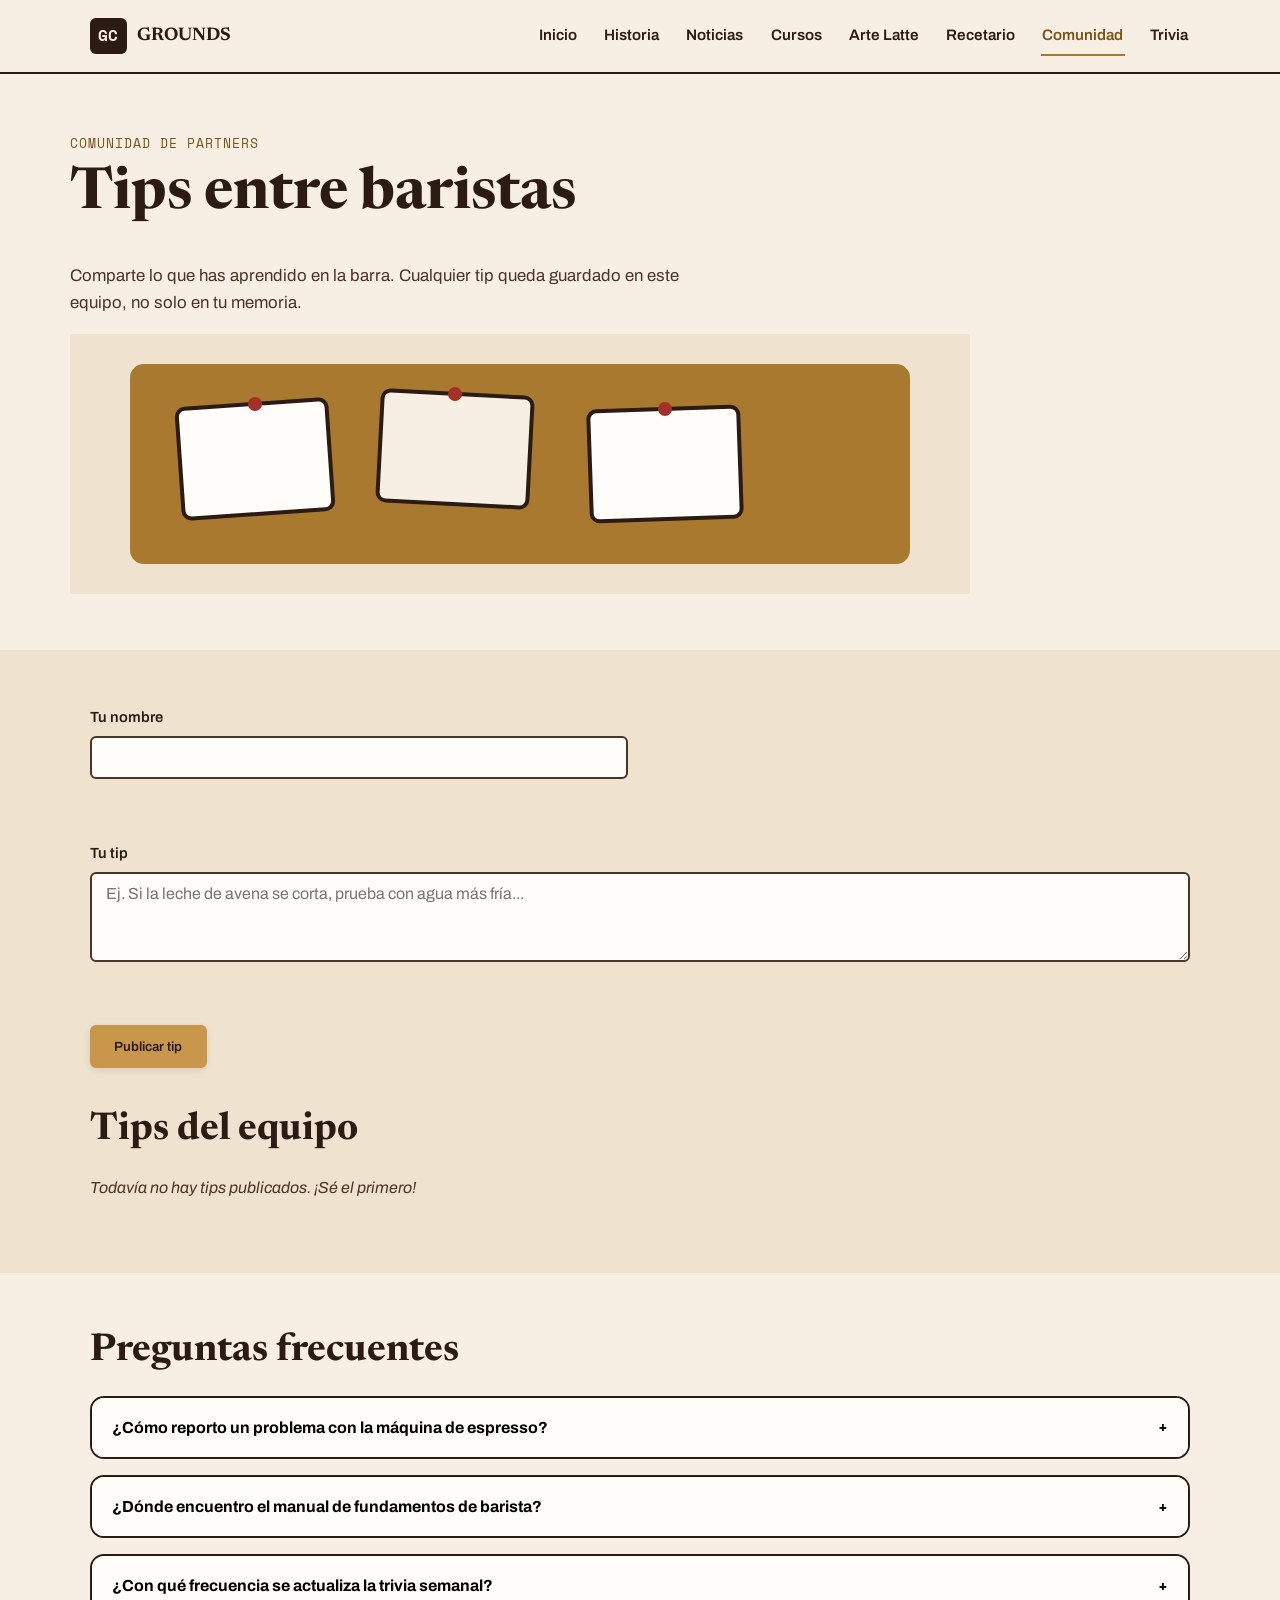
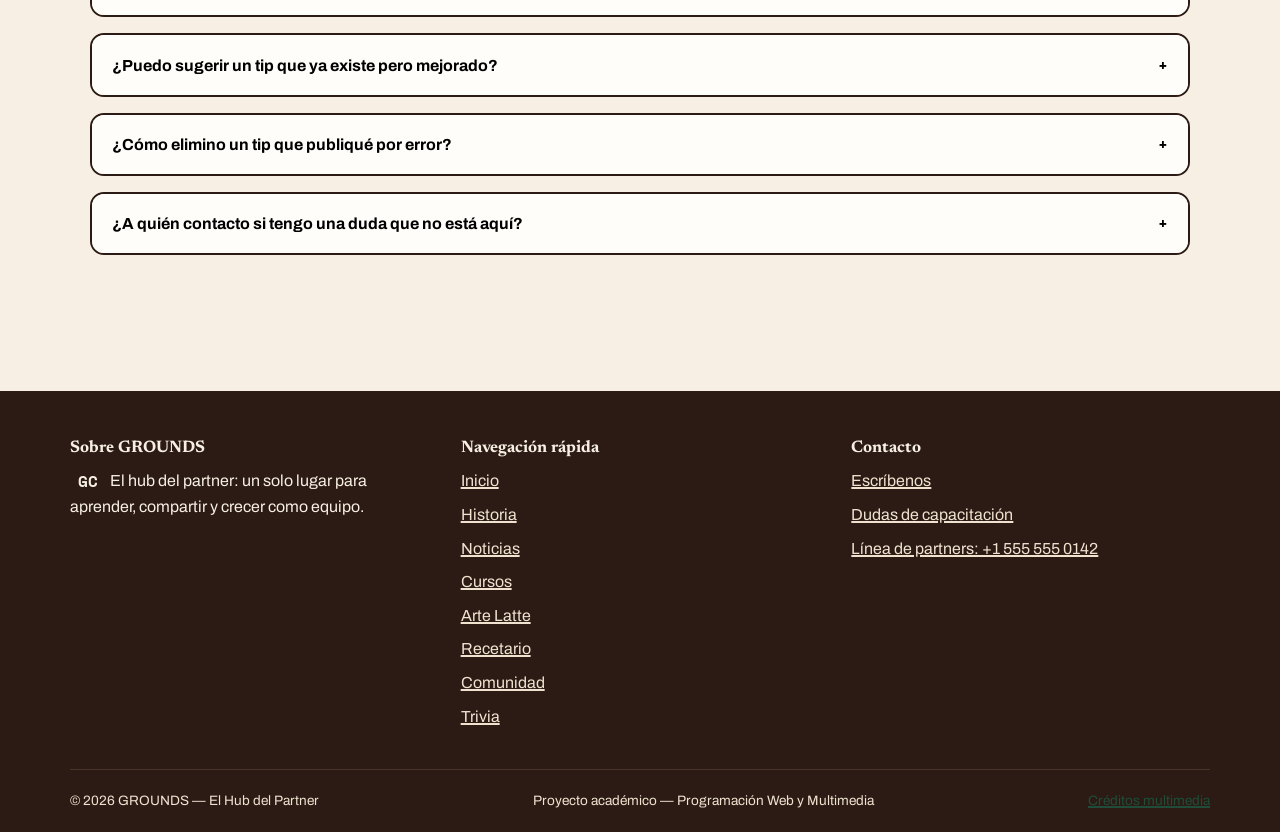
<file: PF_ColimbaRamosCristina/comunidad.html>
<!DOCTYPE html>
<html lang="es">
<head>
<meta charset="UTF-8">
<meta name="viewport" content="width=device-width, initial-scale=1.0">
<title>Comunidad de Partners — GROUNDS</title>
<meta name="description" content="Tablero de tips entre baristas y preguntas frecuentes de la comunidad de partners GROUNDS.">
<link rel="stylesheet" href="css/style.css">
</head>
<body>
<a class="skip-link" href="#main">Saltar al contenido principal</a>

<header class="site-header">
  <div class="container nav-bar">
    <a class="brand" href="index.html">
      <span class="brand-mark">GC</span>
      <span class="brand-name">GROUNDS</span>
    </a>
    <button class="nav-toggle" aria-expanded="false" aria-controls="nav-menu" aria-label="Abrir menú de navegación">
      <span></span><span></span><span></span>
    </button>
    <nav aria-label="Navegación principal">
      <ul class="nav-menu" id="nav-menu">
        <li><a href="index.html">Inicio</a></li>
        <li><a href="historia.html">Historia</a></li>
        <li><a href="noticias.html">Noticias</a></li>
        <li><a href="cursos.html">Cursos</a></li>
        <li><a href="latte-art.html">Arte Latte</a></li>
        <li><a href="recetario.html">Recetario</a></li>
        <li><a href="comunidad.html" aria-current="page">Comunidad</a></li>
        <li><a href="trivia.html">Trivia</a></li>
      </ul>
    </nav>
  </div>
</header>

<main id="main">

  <section class="section container">
    <p class="eyebrow">Comunidad de partners</p>
    <h1>Tips entre baristas</h1>
    <p class="lede">Comparte lo que has aprendido en la barra. Cualquier tip queda guardado en este equipo, no solo en tu memoria.</p>
    <img src="assets/img/comunidad-tablero.svg" alt="Ilustración de un tablero de corcho con notas y tickets colgados" width="900" height="260">
  </section>

  <section class="section section-alt">
    <div class="container">

      <form id="tip-form" class="tip-form grid grid-2">
        <div class="form-field">
          <label for="tip-name">Tu nombre</label>
          <input type="text" id="tip-name" autocomplete="name">
          <span class="form-error" id="error-tip-name"></span>
        </div>
        <div class="form-field form-span-2">
          <label for="tip-text">Tu tip</label>
          <textarea id="tip-text" placeholder="Ej. Si la leche de avena se corta, prueba con agua más fría..."></textarea>
          <span class="form-error" id="error-tip-text"></span>
        </div>
        <div class="form-span-2">
          <button type="submit" class="btn btn-caramel">Publicar tip</button>
        </div>
      </form>

      <h2>Tips del equipo</h2>
      <div class="grid grid-3" id="tip-list">
        <!-- Tarjetas generadas dinámicamente por comunidad.js -->
      </div>
      <p class="empty-state" id="tip-empty" hidden>Todavía no hay tips publicados. ¡Sé el primero!</p>
    </div>
  </section>

  <section class="section">
    <div class="container">
      <h2>Preguntas frecuentes</h2>

      <div class="accordion" id="faq-accordion">
        <div class="accordion-item">
          <button class="accordion-trigger" aria-expanded="false" aria-controls="faq-1">
            <span>¿Cómo reporto un problema con la máquina de espresso?</span>
            <span class="accordion-icon" aria-hidden="true">+</span>
          </button>
          <div class="accordion-panel" id="faq-1">
            <p>Avisa de inmediato a tu líder de turno y registra el incidente en la bitácora de mantenimiento de la tienda.</p>
          </div>
        </div>

        <div class="accordion-item">
          <button class="accordion-trigger" aria-expanded="false" aria-controls="faq-2">
            <span>¿Dónde encuentro el manual de fundamentos de barista?</span>
            <span class="accordion-icon" aria-hidden="true">+</span>
          </button>
          <div class="accordion-panel" id="faq-2">
            <p>En la sección <a href="cursos.html">Cursos</a>, dentro del grupo "Fundamentos".</p>
          </div>
        </div>

        <div class="accordion-item">
          <button class="accordion-trigger" aria-expanded="false" aria-controls="faq-3">
            <span>¿Con qué frecuencia se actualiza la trivia semanal?</span>
            <span class="accordion-icon" aria-hidden="true">+</span>
          </button>
          <div class="accordion-panel" id="faq-3">
            <p>El leaderboard se reinicia cada semana. Puedes revisar el detalle en la sección <a href="trivia.html">Trivia</a>.</p>
          </div>
        </div>

        <div class="accordion-item">
          <button class="accordion-trigger" aria-expanded="false" aria-controls="faq-4">
            <span>¿Puedo sugerir un tip que ya existe pero mejorado?</span>
            <span class="accordion-icon" aria-hidden="true">+</span>
          </button>
          <div class="accordion-panel" id="faq-4">
            <p>Claro, publícalo igual: mientras más versiones y contexto tengamos, mejor aprende todo el equipo.</p>
          </div>
        </div>

        <div class="accordion-item">
          <button class="accordion-trigger" aria-expanded="false" aria-controls="faq-5">
            <span>¿Cómo elimino un tip que publiqué por error?</span>
            <span class="accordion-icon" aria-hidden="true">+</span>
          </button>
          <div class="accordion-panel" id="faq-5">
            <p>Cada tarjeta de tip tiene un botón "Eliminar" que lo quita de la lista y de tu navegador de inmediato.</p>
          </div>
        </div>

        <div class="accordion-item">
          <button class="accordion-trigger" aria-expanded="false" aria-controls="faq-6">
            <span>¿A quién contacto si tengo una duda que no está aquí?</span>
            <span class="accordion-icon" aria-hidden="true">+</span>
          </button>
          <div class="accordion-panel" id="faq-6">
            <p>Escríbenos usando el correo de contacto en el pie de página, o pregúntale a tu líder de turno.</p>
          </div>
        </div>
      </div>
    </div>
  </section>

</main>

<footer class="site-footer">
  <div class="container footer-grid">
    <div>
      <h3>Sobre GROUNDS</h3>
      <p><span class="brand-mark">GC</span> El hub del partner: un solo lugar para aprender, compartir y crecer como equipo.</p>
    </div>
    <div>
      <h3>Navegación rápida</h3>
      <ul>
        <li><a href="index.html">Inicio</a></li>
        <li><a href="historia.html">Historia</a></li>
        <li><a href="noticias.html">Noticias</a></li>
        <li><a href="cursos.html">Cursos</a></li>
        <li><a href="latte-art.html">Arte Latte</a></li>
        <li><a href="recetario.html">Recetario</a></li>
        <li><a href="comunidad.html">Comunidad</a></li>
        <li><a href="trivia.html">Trivia</a></li>
      </ul>
    </div>
    <div>
      <h3>Contacto</h3>
      <ul>
        <li><a href="mailto:partners@grounds-hub.example.com?subject=Consulta%20desde%20el%20sitio">Escríbenos</a></li>
        <li><a href="mailto:capacitacion@grounds-hub.example.com?subject=Duda%20sobre%20un%20curso">Dudas de capacitación</a></li>
        <li><a href="tel:+15555550142">Línea de partners: +1 555 555 0142</a></li>
      </ul>
    </div>
  </div>
  <div class="container footer-bottom">
    <span>© <span data-year></span> GROUNDS — El Hub del Partner</span>
    <span>Proyecto académico — Programación Web y Multimedia</span>
    <a href="historia.html#creditos">Créditos multimedia</a>
  </div>
</footer>

<script src="js/nav.js"></script>
<script src="js/comunidad.js"></script>
</body>
</html>
</file>
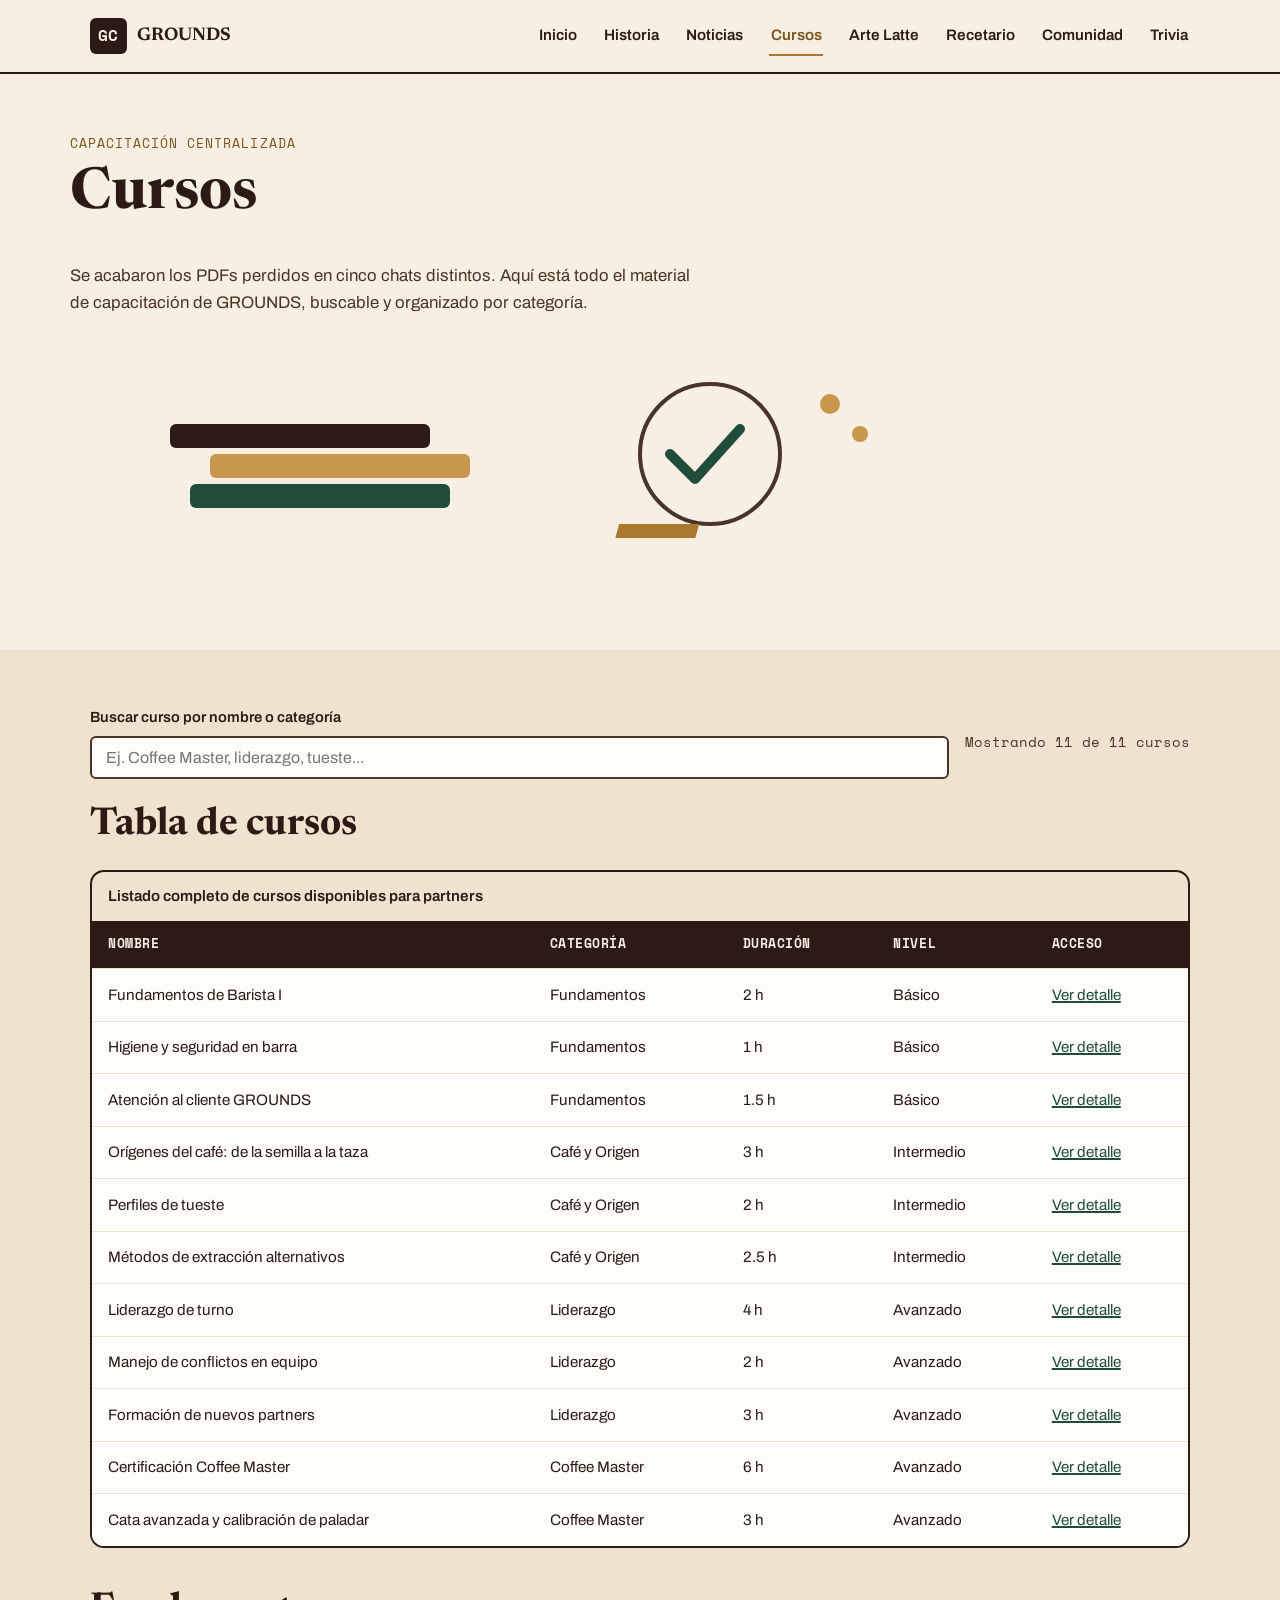
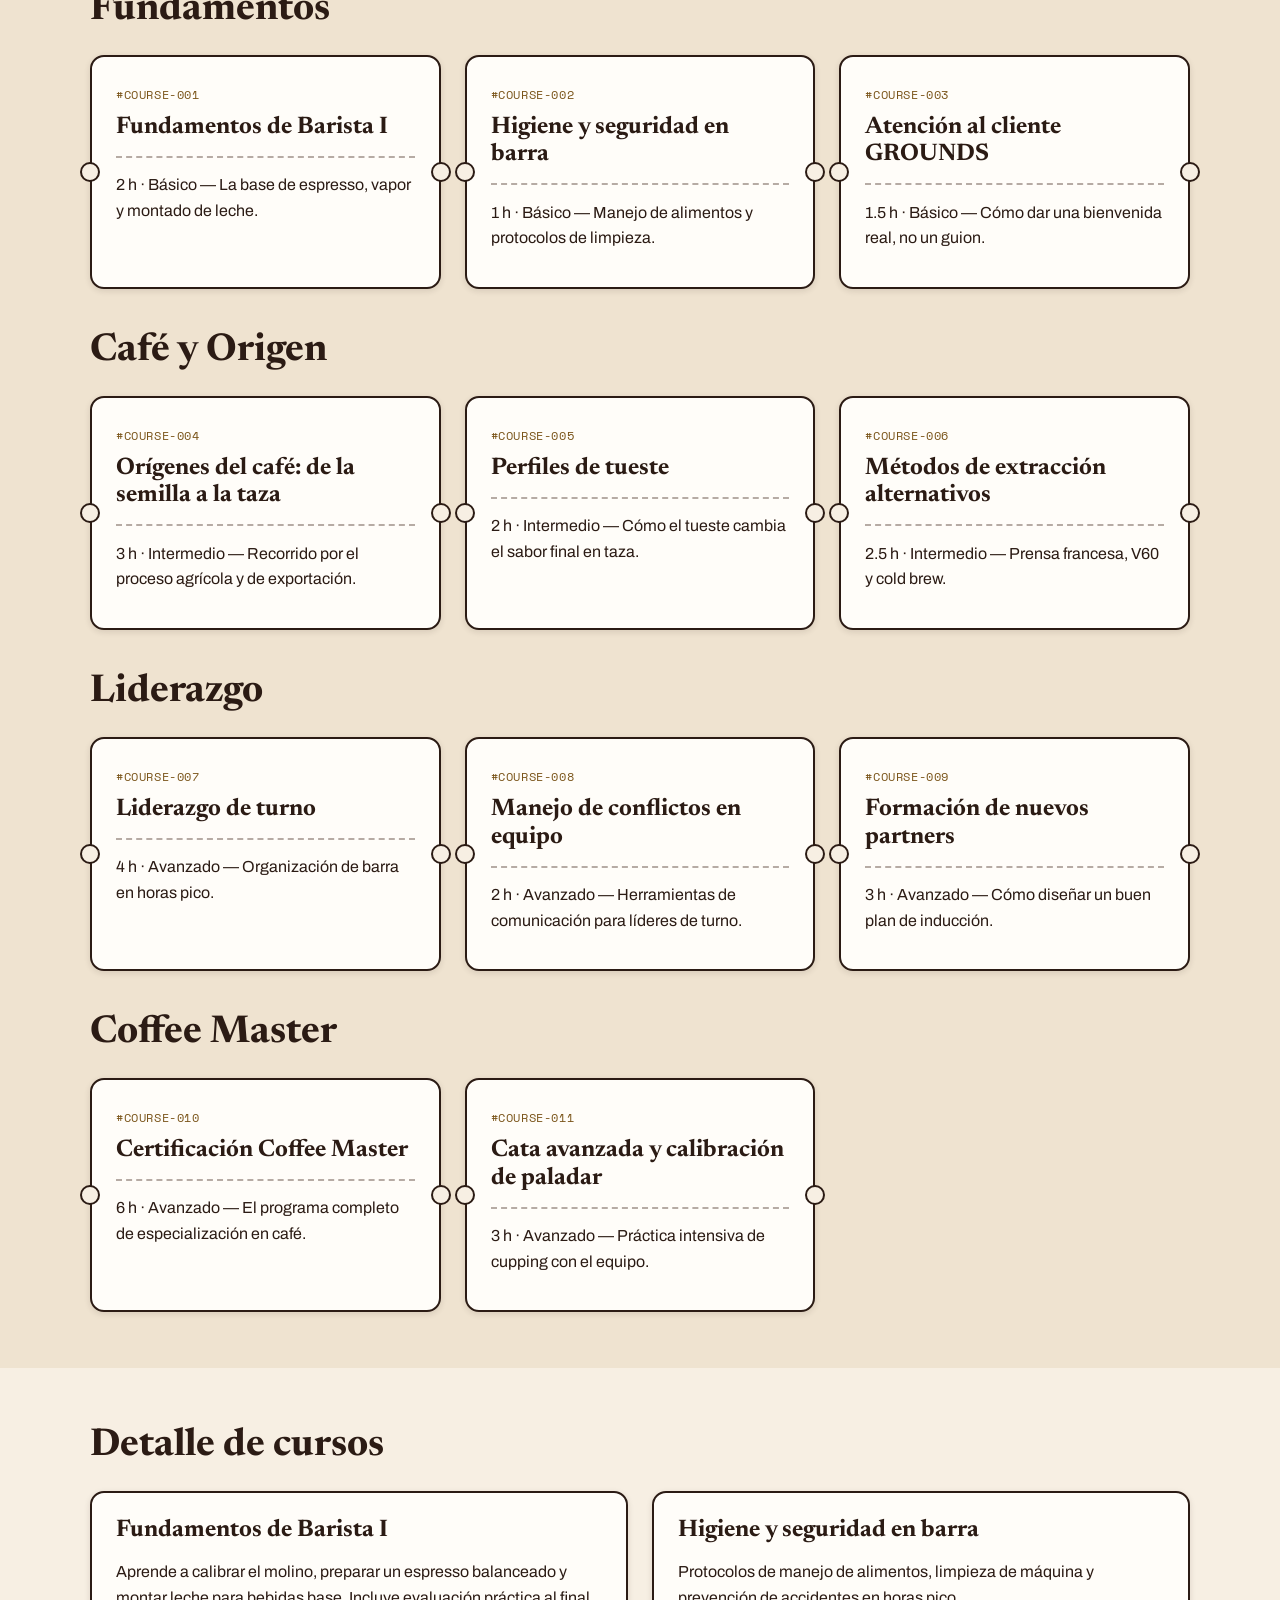
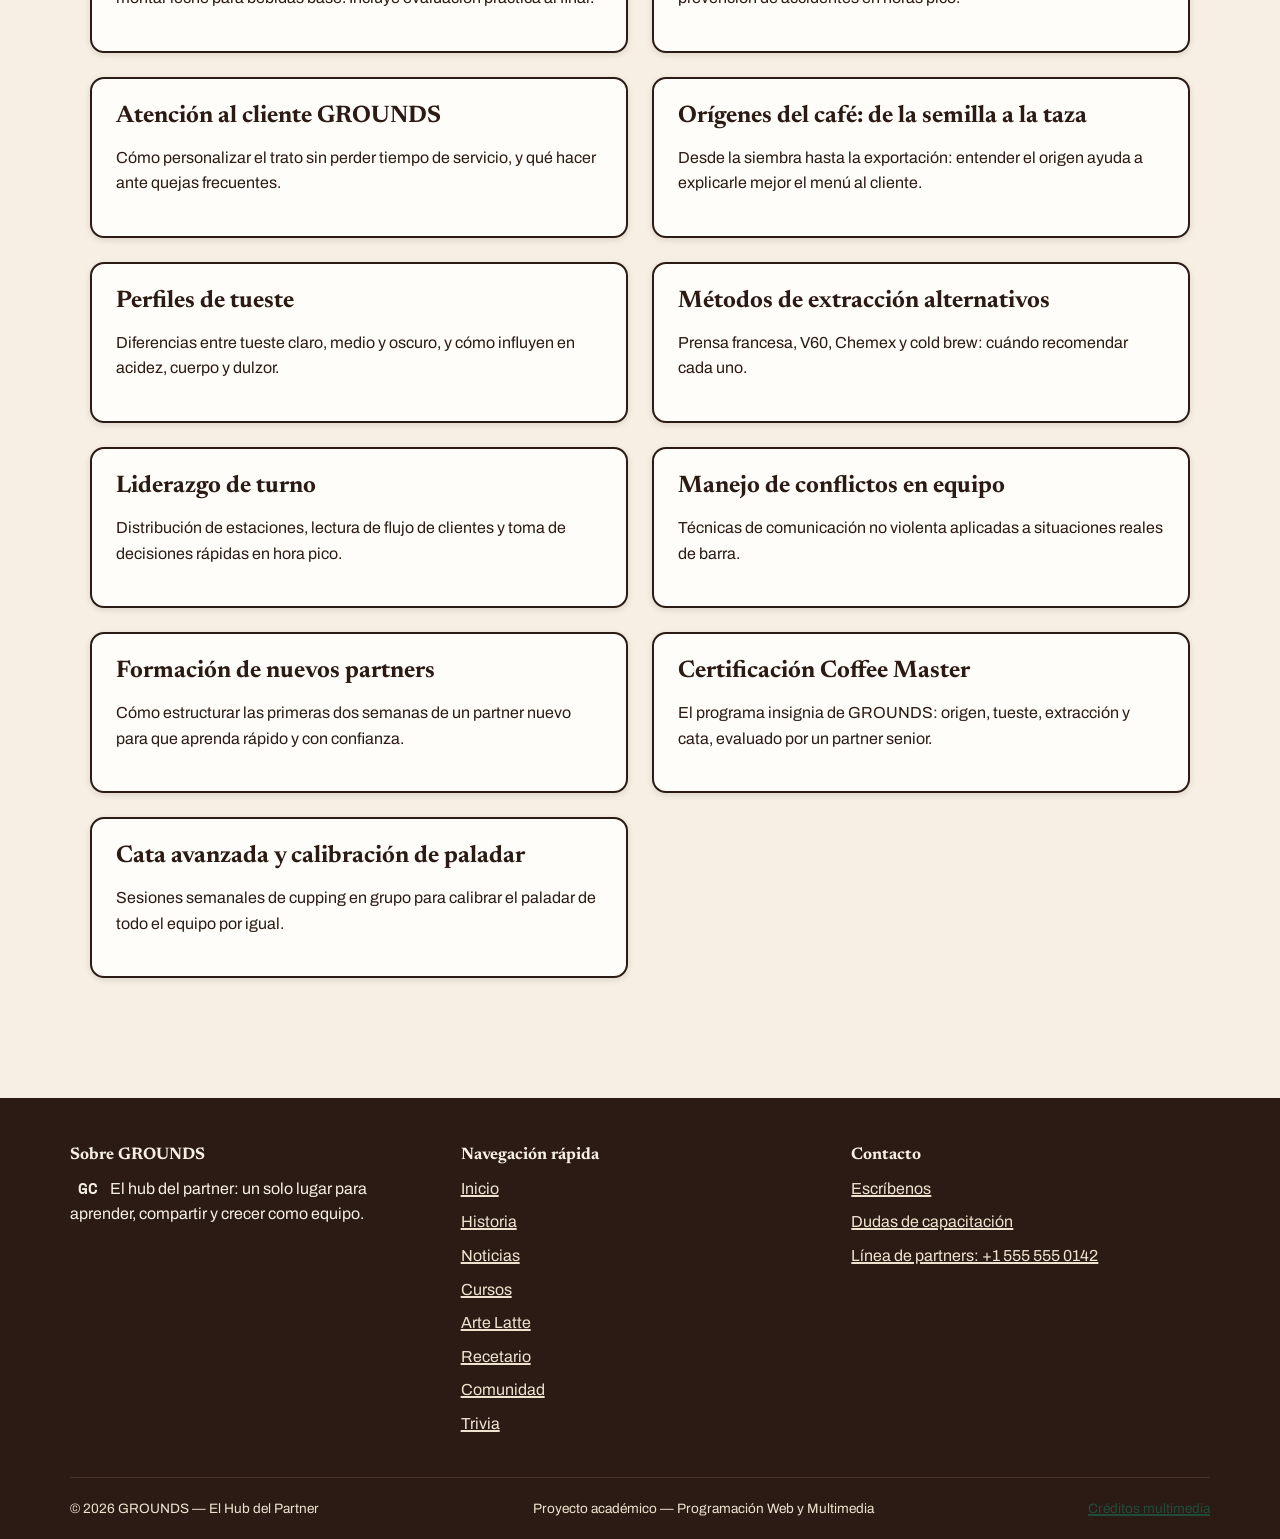
<file: PF_ColimbaRamosCristina/cursos.html>
<!DOCTYPE html>
<html lang="es">
<head>
<meta charset="UTF-8">
<meta name="viewport" content="width=device-width, initial-scale=1.0">
<title>Cursos — GROUNDS</title>
<meta name="description" content="Repositorio centralizado de cursos GROUNDS: fundamentos, café y origen, liderazgo y Coffee Master, con buscador en vivo.">
<link rel="stylesheet" href="css/style.css">
</head>
<body>
<a class="skip-link" href="#main">Saltar al contenido principal</a>

<header class="site-header">
  <div class="container nav-bar">
    <a class="brand" href="index.html">
      <span class="brand-mark">GC</span>
      <span class="brand-name">GROUNDS</span>
    </a>
    <button class="nav-toggle" aria-expanded="false" aria-controls="nav-menu" aria-label="Abrir menú de navegación">
      <span></span><span></span><span></span>
    </button>
    <nav aria-label="Navegación principal">
      <ul class="nav-menu" id="nav-menu">
        <li><a href="index.html">Inicio</a></li>
        <li><a href="historia.html">Historia</a></li>
        <li><a href="noticias.html">Noticias</a></li>
        <li><a href="cursos.html" aria-current="page">Cursos</a></li>
        <li><a href="latte-art.html">Arte Latte</a></li>
        <li><a href="recetario.html">Recetario</a></li>
        <li><a href="comunidad.html">Comunidad</a></li>
        <li><a href="trivia.html">Trivia</a></li>
      </ul>
    </nav>
  </div>
</header>

<main id="main">

  <section class="section container">
    <p class="eyebrow">Capacitación centralizada</p>
    <h1>Cursos</h1>
    <p class="lede">Se acabaron los PDFs perdidos en cinco chats distintos. Aquí está todo el material de capacitación de GROUNDS, buscable y organizado por categoría.</p>
    <img src="assets/img/cursos-banner.svg" alt="Ilustración de una pila de cuadernos de estudio y un diploma con una marca de verificación" width="900" height="260">
  </section>

  <section class="section section-alt">
    <div class="container">

      <div class="course-toolbar">
        <div class="form-field toolbar-search-field">
          <label for="course-search">Buscar curso por nombre o categoría</label>
          <input type="search" id="course-search" placeholder="Ej. Coffee Master, liderazgo, tueste...">
        </div>
        <span class="results-count" id="course-count"></span>
      </div>

      <h2>Tabla de cursos</h2>
      <div class="table-wrap">
        <table id="course-table">
          <caption>Listado completo de cursos disponibles para partners</caption>
          <thead>
            <tr>
              <th scope="col">Nombre</th>
              <th scope="col">Categoría</th>
              <th scope="col">Duración</th>
              <th scope="col">Nivel</th>
              <th scope="col">Acceso</th>
            </tr>
          </thead>
          <tbody>
            <tr class="course-row" data-name="fundamentos de barista i" data-category="fundamentos">
              <td>Fundamentos de Barista I</td><td>Fundamentos</td><td>2 h</td><td>Básico</td>
              <td><a href="#curso-fundamentos-1">Ver detalle</a></td>
            </tr>
            <tr class="course-row" data-name="higiene y seguridad en barra" data-category="fundamentos">
              <td>Higiene y seguridad en barra</td><td>Fundamentos</td><td>1 h</td><td>Básico</td>
              <td><a href="#curso-fundamentos-2">Ver detalle</a></td>
            </tr>
            <tr class="course-row" data-name="atención al cliente grounds" data-category="fundamentos">
              <td>Atención al cliente GROUNDS</td><td>Fundamentos</td><td>1.5 h</td><td>Básico</td>
              <td><a href="#curso-fundamentos-3">Ver detalle</a></td>
            </tr>
            <tr class="course-row" data-name="orígenes del café: de la semilla a la taza" data-category="café y origen">
              <td>Orígenes del café: de la semilla a la taza</td><td>Café y Origen</td><td>3 h</td><td>Intermedio</td>
              <td><a href="#curso-origen-1">Ver detalle</a></td>
            </tr>
            <tr class="course-row" data-name="perfiles de tueste" data-category="café y origen">
              <td>Perfiles de tueste</td><td>Café y Origen</td><td>2 h</td><td>Intermedio</td>
              <td><a href="#curso-origen-2">Ver detalle</a></td>
            </tr>
            <tr class="course-row" data-name="métodos de extracción alternativos" data-category="café y origen">
              <td>Métodos de extracción alternativos</td><td>Café y Origen</td><td>2.5 h</td><td>Intermedio</td>
              <td><a href="#curso-origen-3">Ver detalle</a></td>
            </tr>
            <tr class="course-row" data-name="liderazgo de turno" data-category="liderazgo">
              <td>Liderazgo de turno</td><td>Liderazgo</td><td>4 h</td><td>Avanzado</td>
              <td><a href="#curso-liderazgo-1">Ver detalle</a></td>
            </tr>
            <tr class="course-row" data-name="manejo de conflictos en equipo" data-category="liderazgo">
              <td>Manejo de conflictos en equipo</td><td>Liderazgo</td><td>2 h</td><td>Avanzado</td>
              <td><a href="#curso-liderazgo-2">Ver detalle</a></td>
            </tr>
            <tr class="course-row" data-name="formación de nuevos partners" data-category="liderazgo">
              <td>Formación de nuevos partners</td><td>Liderazgo</td><td>3 h</td><td>Avanzado</td>
              <td><a href="#curso-liderazgo-3">Ver detalle</a></td>
            </tr>
            <tr class="course-row" data-name="certificación coffee master" data-category="coffee master">
              <td>Certificación Coffee Master</td><td>Coffee Master</td><td>6 h</td><td>Avanzado</td>
              <td><a href="#curso-master-1">Ver detalle</a></td>
            </tr>
            <tr class="course-row" data-name="cata avanzada y calibración de paladar" data-category="coffee master">
              <td>Cata avanzada y calibración de paladar</td><td>Coffee Master</td><td>3 h</td><td>Avanzado</td>
              <td><a href="#curso-master-2">Ver detalle</a></td>
            </tr>
          </tbody>
        </table>
      </div>

      <h2 class="course-group-title">Fundamentos</h2>
      <div class="grid grid-3 course-card-group">
        <a class="ticket course-card" href="#curso-fundamentos-1" data-name="fundamentos de barista i" data-category="fundamentos">
          <span class="ticket-code">#COURSE-001</span>
          <h3>Fundamentos de Barista I</h3>
          <hr class="ticket-divider">
          <p>2 h · Básico — La base de espresso, vapor y montado de leche.</p>
        </a>
        <a class="ticket course-card" href="#curso-fundamentos-2" data-name="higiene y seguridad en barra" data-category="fundamentos">
          <span class="ticket-code">#COURSE-002</span>
          <h3>Higiene y seguridad en barra</h3>
          <hr class="ticket-divider">
          <p>1 h · Básico — Manejo de alimentos y protocolos de limpieza.</p>
        </a>
        <a class="ticket course-card" href="#curso-fundamentos-3" data-name="atención al cliente grounds" data-category="fundamentos">
          <span class="ticket-code">#COURSE-003</span>
          <h3>Atención al cliente GROUNDS</h3>
          <hr class="ticket-divider">
          <p>1.5 h · Básico — Cómo dar una bienvenida real, no un guion.</p>
        </a>
      </div>

      <h2 class="course-group-title">Café y Origen</h2>
      <div class="grid grid-3 course-card-group">
        <a class="ticket course-card" href="#curso-origen-1" data-name="orígenes del café: de la semilla a la taza" data-category="café y origen">
          <span class="ticket-code">#COURSE-004</span>
          <h3>Orígenes del café: de la semilla a la taza</h3>
          <hr class="ticket-divider">
          <p>3 h · Intermedio — Recorrido por el proceso agrícola y de exportación.</p>
        </a>
        <a class="ticket course-card" href="#curso-origen-2" data-name="perfiles de tueste" data-category="café y origen">
          <span class="ticket-code">#COURSE-005</span>
          <h3>Perfiles de tueste</h3>
          <hr class="ticket-divider">
          <p>2 h · Intermedio — Cómo el tueste cambia el sabor final en taza.</p>
        </a>
        <a class="ticket course-card" href="#curso-origen-3" data-name="métodos de extracción alternativos" data-category="café y origen">
          <span class="ticket-code">#COURSE-006</span>
          <h3>Métodos de extracción alternativos</h3>
          <hr class="ticket-divider">
          <p>2.5 h · Intermedio — Prensa francesa, V60 y cold brew.</p>
        </a>
      </div>

      <h2 class="course-group-title">Liderazgo</h2>
      <div class="grid grid-3 course-card-group">
        <a class="ticket course-card" href="#curso-liderazgo-1" data-name="liderazgo de turno" data-category="liderazgo">
          <span class="ticket-code">#COURSE-007</span>
          <h3>Liderazgo de turno</h3>
          <hr class="ticket-divider">
          <p>4 h · Avanzado — Organización de barra en horas pico.</p>
        </a>
        <a class="ticket course-card" href="#curso-liderazgo-2" data-name="manejo de conflictos en equipo" data-category="liderazgo">
          <span class="ticket-code">#COURSE-008</span>
          <h3>Manejo de conflictos en equipo</h3>
          <hr class="ticket-divider">
          <p>2 h · Avanzado — Herramientas de comunicación para líderes de turno.</p>
        </a>
        <a class="ticket course-card" href="#curso-liderazgo-3" data-name="formación de nuevos partners" data-category="liderazgo">
          <span class="ticket-code">#COURSE-009</span>
          <h3>Formación de nuevos partners</h3>
          <hr class="ticket-divider">
          <p>3 h · Avanzado — Cómo diseñar un buen plan de inducción.</p>
        </a>
      </div>

      <h2 class="course-group-title">Coffee Master</h2>
      <div class="grid grid-3 course-card-group">
        <a class="ticket course-card" href="#curso-master-1" data-name="certificación coffee master" data-category="coffee master">
          <span class="ticket-code">#COURSE-010</span>
          <h3>Certificación Coffee Master</h3>
          <hr class="ticket-divider">
          <p>6 h · Avanzado — El programa completo de especialización en café.</p>
        </a>
        <a class="ticket course-card" href="#curso-master-2" data-name="cata avanzada y calibración de paladar" data-category="coffee master">
          <span class="ticket-code">#COURSE-011</span>
          <h3>Cata avanzada y calibración de paladar</h3>
          <hr class="ticket-divider">
          <p>3 h · Avanzado — Práctica intensiva de cupping con el equipo.</p>
        </a>
      </div>

      <p class="empty-state" id="course-empty" hidden>No encontramos cursos que coincidan con tu búsqueda.</p>
    </div>
  </section>

  <section class="section">
    <div class="container">
      <h2>Detalle de cursos</h2>
      <div class="grid grid-2">
        <article class="card" id="curso-fundamentos-1">
          <h3>Fundamentos de Barista I</h3>
          <p>Aprende a calibrar el molino, preparar un espresso balanceado y montar leche para bebidas base. Incluye evaluación práctica al final.</p>
        </article>
        <article class="card" id="curso-fundamentos-2">
          <h3>Higiene y seguridad en barra</h3>
          <p>Protocolos de manejo de alimentos, limpieza de máquina y prevención de accidentes en horas pico.</p>
        </article>
        <article class="card" id="curso-fundamentos-3">
          <h3>Atención al cliente GROUNDS</h3>
          <p>Cómo personalizar el trato sin perder tiempo de servicio, y qué hacer ante quejas frecuentes.</p>
        </article>
        <article class="card" id="curso-origen-1">
          <h3>Orígenes del café: de la semilla a la taza</h3>
          <p>Desde la siembra hasta la exportación: entender el origen ayuda a explicarle mejor el menú al cliente.</p>
        </article>
        <article class="card" id="curso-origen-2">
          <h3>Perfiles de tueste</h3>
          <p>Diferencias entre tueste claro, medio y oscuro, y cómo influyen en acidez, cuerpo y dulzor.</p>
        </article>
        <article class="card" id="curso-origen-3">
          <h3>Métodos de extracción alternativos</h3>
          <p>Prensa francesa, V60, Chemex y cold brew: cuándo recomendar cada uno.</p>
        </article>
        <article class="card" id="curso-liderazgo-1">
          <h3>Liderazgo de turno</h3>
          <p>Distribución de estaciones, lectura de flujo de clientes y toma de decisiones rápidas en hora pico.</p>
        </article>
        <article class="card" id="curso-liderazgo-2">
          <h3>Manejo de conflictos en equipo</h3>
          <p>Técnicas de comunicación no violenta aplicadas a situaciones reales de barra.</p>
        </article>
        <article class="card" id="curso-liderazgo-3">
          <h3>Formación de nuevos partners</h3>
          <p>Cómo estructurar las primeras dos semanas de un partner nuevo para que aprenda rápido y con confianza.</p>
        </article>
        <article class="card" id="curso-master-1">
          <h3>Certificación Coffee Master</h3>
          <p>El programa insignia de GROUNDS: origen, tueste, extracción y cata, evaluado por un partner senior.</p>
        </article>
        <article class="card" id="curso-master-2">
          <h3>Cata avanzada y calibración de paladar</h3>
          <p>Sesiones semanales de cupping en grupo para calibrar el paladar de todo el equipo por igual.</p>
        </article>
      </div>
    </div>
  </section>

</main>

<footer class="site-footer">
  <div class="container footer-grid">
    <div>
      <h3>Sobre GROUNDS</h3>
      <p><span class="brand-mark">GC</span> El hub del partner: un solo lugar para aprender, compartir y crecer como equipo.</p>
    </div>
    <div>
      <h3>Navegación rápida</h3>
      <ul>
        <li><a href="index.html">Inicio</a></li>
        <li><a href="historia.html">Historia</a></li>
        <li><a href="noticias.html">Noticias</a></li>
        <li><a href="cursos.html">Cursos</a></li>
        <li><a href="latte-art.html">Arte Latte</a></li>
        <li><a href="recetario.html">Recetario</a></li>
        <li><a href="comunidad.html">Comunidad</a></li>
        <li><a href="trivia.html">Trivia</a></li>
      </ul>
    </div>
    <div>
      <h3>Contacto</h3>
      <ul>
        <li><a href="mailto:partners@grounds-hub.example.com?subject=Consulta%20desde%20el%20sitio">Escríbenos</a></li>
        <li><a href="mailto:capacitacion@grounds-hub.example.com?subject=Duda%20sobre%20un%20curso">Dudas de capacitación</a></li>
        <li><a href="tel:+15555550142">Línea de partners: +1 555 555 0142</a></li>
      </ul>
    </div>
  </div>
  <div class="container footer-bottom">
    <span>© <span data-year></span> GROUNDS — El Hub del Partner</span>
    <span>Proyecto académico — Programación Web y Multimedia</span>
    <a href="historia.html#creditos">Créditos multimedia</a>
  </div>
</footer>

<script src="js/nav.js"></script>
<script src="js/cursos.js"></script>
</body>
</html>
</file>
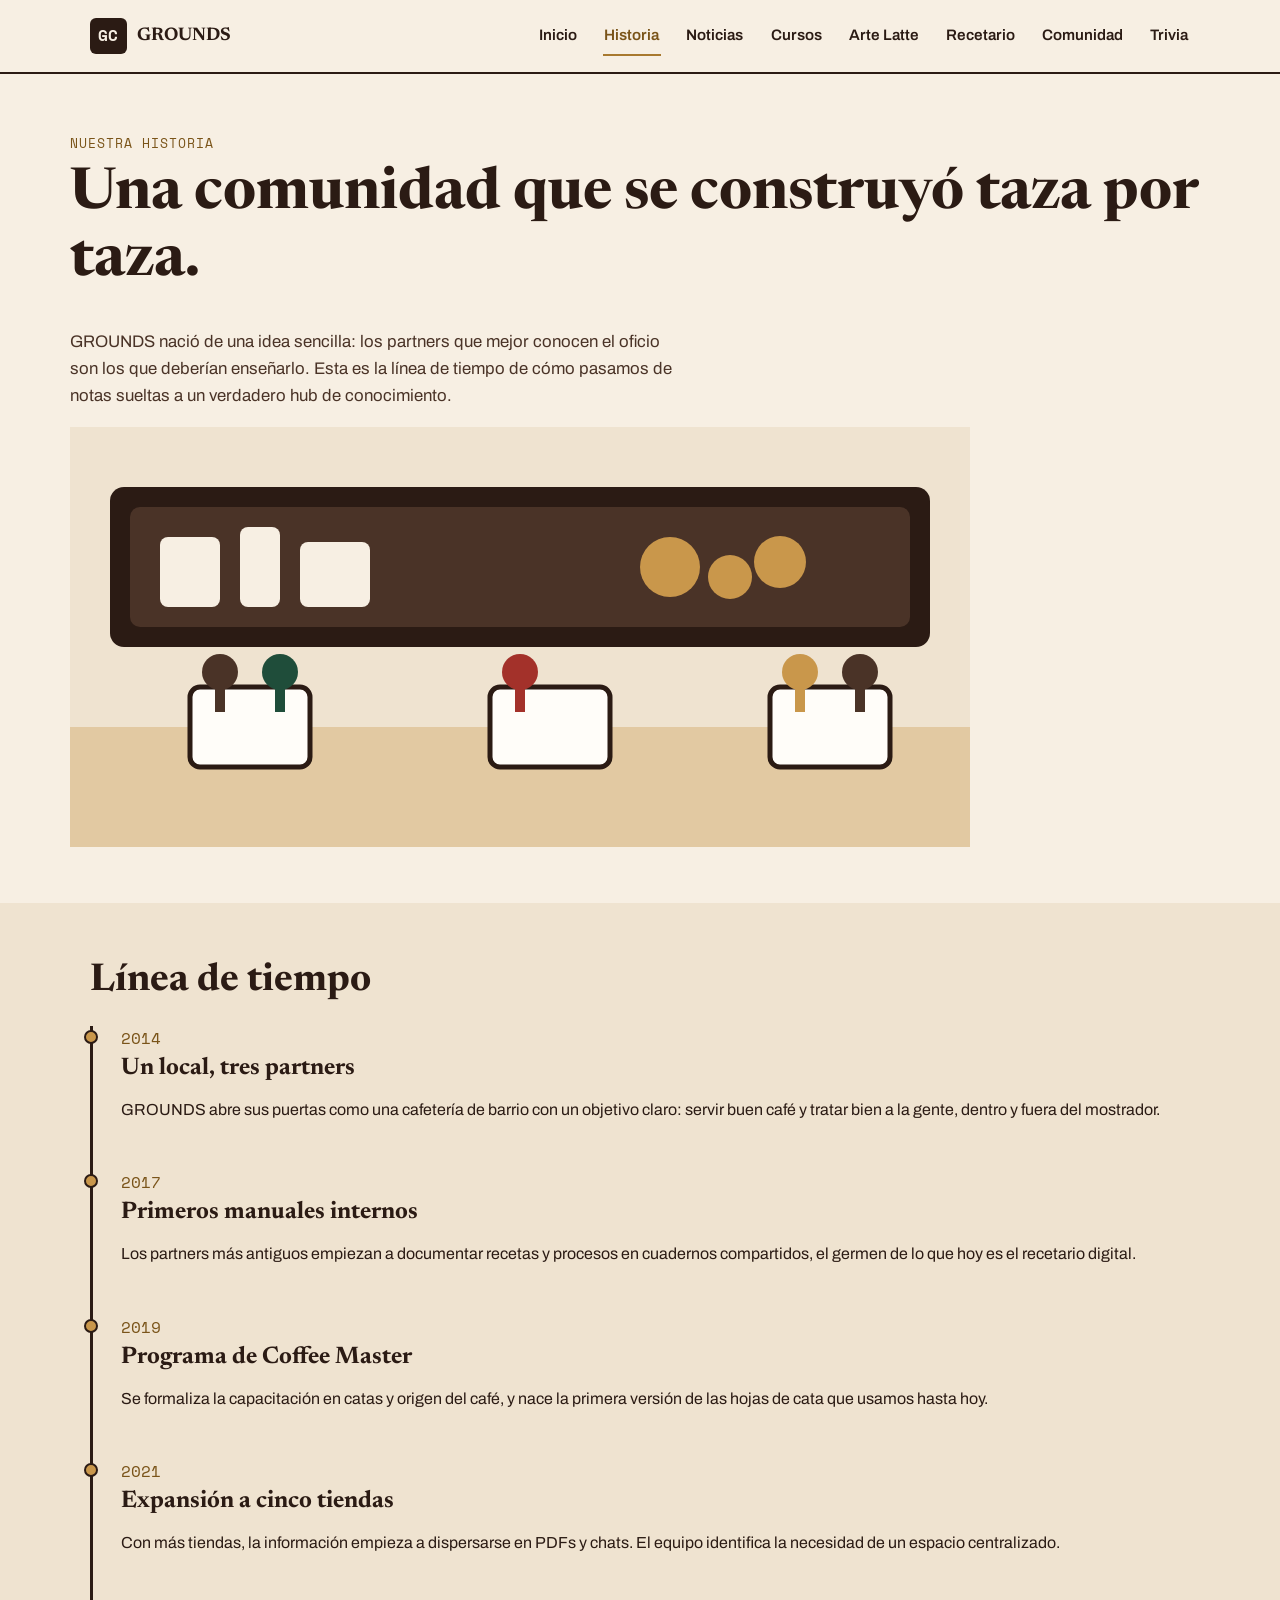
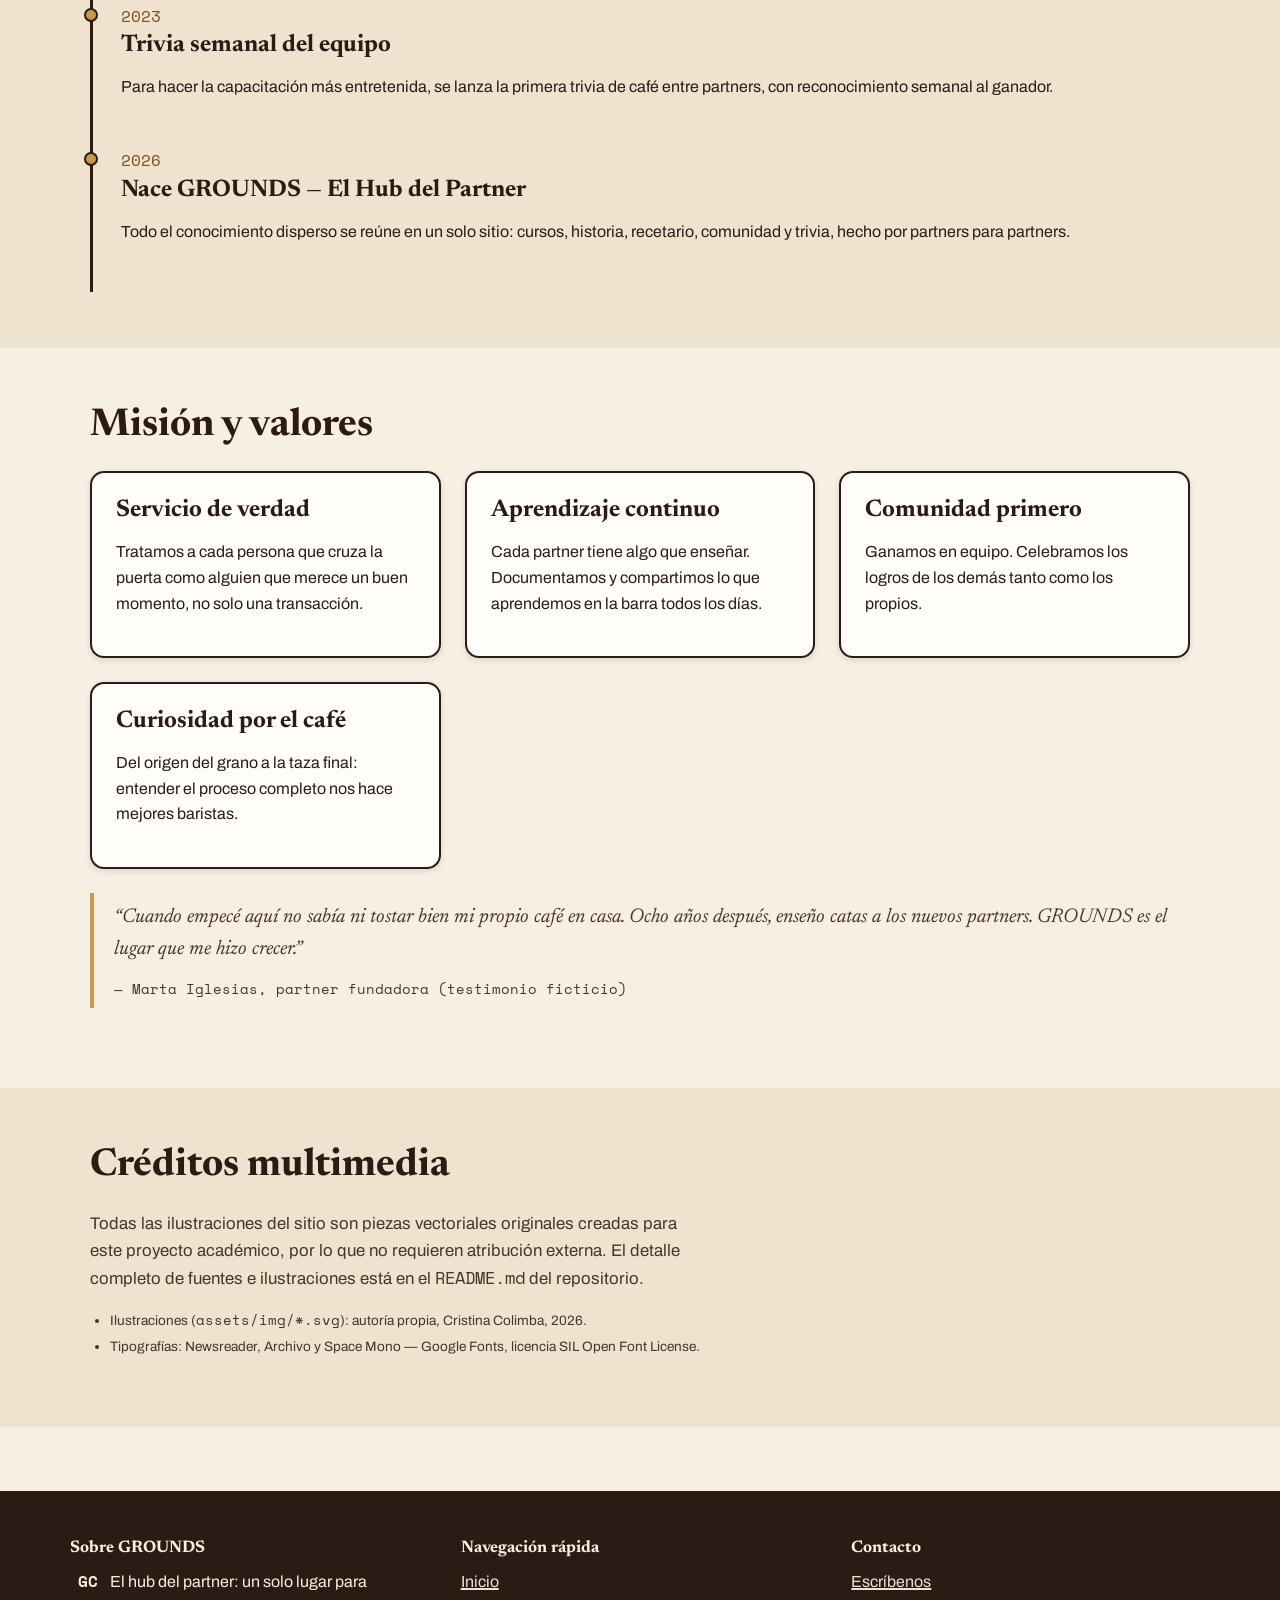
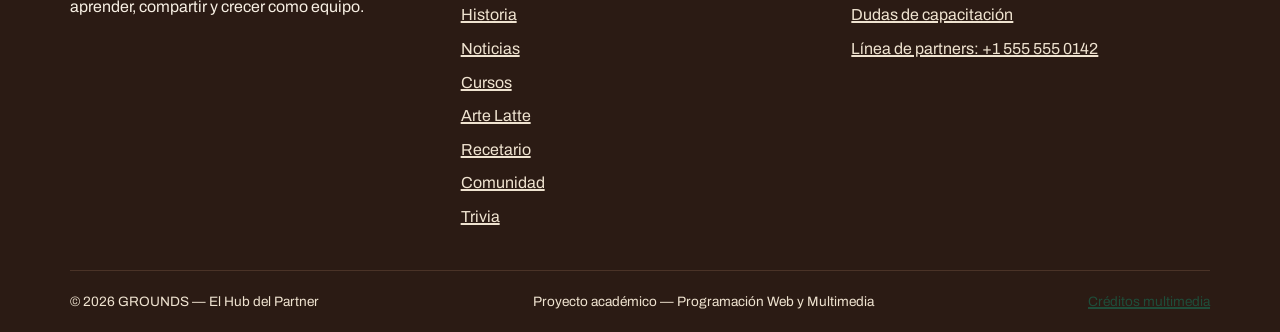
<file: PF_ColimbaRamosCristina/historia.html>
<!DOCTYPE html>
<html lang="es">
<head>
<meta charset="UTF-8">
<meta name="viewport" content="width=device-width, initial-scale=1.0">
<title>Nuestra Historia — GROUNDS</title>
<meta name="description" content="Conoce la historia de GROUNDS, la comunidad de partners baristas: sus hitos, su misión y los valores que la sostienen.">
<link rel="stylesheet" href="css/style.css">
</head>
<body>
<a class="skip-link" href="#main">Saltar al contenido principal</a>

<header class="site-header">
  <div class="container nav-bar">
    <a class="brand" href="index.html">
      <span class="brand-mark">GC</span>
      <span class="brand-name">GROUNDS</span>
    </a>
    <button class="nav-toggle" aria-expanded="false" aria-controls="nav-menu" aria-label="Abrir menú de navegación">
      <span></span><span></span><span></span>
    </button>
    <nav aria-label="Navegación principal">
      <ul class="nav-menu" id="nav-menu">
        <li><a href="index.html">Inicio</a></li>
        <li><a href="historia.html" aria-current="page">Historia</a></li>
        <li><a href="noticias.html">Noticias</a></li>
        <li><a href="cursos.html">Cursos</a></li>
        <li><a href="latte-art.html">Arte Latte</a></li>
        <li><a href="recetario.html">Recetario</a></li>
        <li><a href="comunidad.html">Comunidad</a></li>
        <li><a href="trivia.html">Trivia</a></li>
      </ul>
    </nav>
  </div>
</header>

<main id="main">

  <section class="section container">
    <p class="eyebrow">Nuestra historia</p>
    <h1>Una comunidad que se construyó taza por taza.</h1>
    <p class="lede">GROUNDS nació de una idea sencilla: los partners que mejor conocen el oficio son los que deberían enseñarlo. Esta es la línea de tiempo de cómo pasamos de notas sueltas a un verdadero hub de conocimiento.</p>
    <img src="assets/img/historia-ambiente.svg" alt="Ilustración de una cafetería comunitaria GROUNDS con partners atendiendo la barra y mesas con clientes" width="900" height="420">
  </section>

  <section class="section section-alt">
    <div class="container">
      <h2>Línea de tiempo</h2>
      <ol class="timeline">
        <li>
          <span class="year">2014</span>
          <h3>Un local, tres partners</h3>
          <p>GROUNDS abre sus puertas como una cafetería de barrio con un objetivo claro: servir buen café y tratar bien a la gente, dentro y fuera del mostrador.</p>
        </li>
        <li>
          <span class="year">2017</span>
          <h3>Primeros manuales internos</h3>
          <p>Los partners más antiguos empiezan a documentar recetas y procesos en cuadernos compartidos, el germen de lo que hoy es el recetario digital.</p>
        </li>
        <li>
          <span class="year">2019</span>
          <h3>Programa de Coffee Master</h3>
          <p>Se formaliza la capacitación en catas y origen del café, y nace la primera versión de las hojas de cata que usamos hasta hoy.</p>
        </li>
        <li>
          <span class="year">2021</span>
          <h3>Expansión a cinco tiendas</h3>
          <p>Con más tiendas, la información empieza a dispersarse en PDFs y chats. El equipo identifica la necesidad de un espacio centralizado.</p>
        </li>
        <li>
          <span class="year">2023</span>
          <h3>Trivia semanal del equipo</h3>
          <p>Para hacer la capacitación más entretenida, se lanza la primera trivia de café entre partners, con reconocimiento semanal al ganador.</p>
        </li>
        <li>
          <span class="year">2026</span>
          <h3>Nace GROUNDS — El Hub del Partner</h3>
          <p>Todo el conocimiento disperso se reúne en un solo sitio: cursos, historia, recetario, comunidad y trivia, hecho por partners para partners.</p>
        </li>
      </ol>
    </div>
  </section>

  <section class="section">
    <div class="container">
      <h2>Misión y valores</h2>
      <div class="grid grid-3">
        <article class="card">
          <h3>Servicio de verdad</h3>
          <p>Tratamos a cada persona que cruza la puerta como alguien que merece un buen momento, no solo una transacción.</p>
        </article>
        <article class="card">
          <h3>Aprendizaje continuo</h3>
          <p>Cada partner tiene algo que enseñar. Documentamos y compartimos lo que aprendemos en la barra todos los días.</p>
        </article>
        <article class="card">
          <h3>Comunidad primero</h3>
          <p>Ganamos en equipo. Celebramos los logros de los demás tanto como los propios.</p>
        </article>
        <article class="card">
          <h3>Curiosidad por el café</h3>
          <p>Del origen del grano a la taza final: entender el proceso completo nos hace mejores baristas.</p>
        </article>
      </div>

      <blockquote>
        “Cuando empecé aquí no sabía ni tostar bien mi propio café en casa. Ocho años después, enseño catas a los nuevos partners. GROUNDS es el lugar que me hizo crecer.”
        <footer class="mono quote-source">— Marta Iglesias, partner fundadora (testimonio ficticio)</footer>
      </blockquote>
    </div>
  </section>

  <section class="section section-alt" id="creditos">
    <div class="container">
      <h2>Créditos multimedia</h2>
      <p class="lede">Todas las ilustraciones del sitio son piezas vectoriales originales creadas para este proyecto académico, por lo que no requieren atribución externa. El detalle completo de fuentes e ilustraciones está en el <code>README.md</code> del repositorio.</p>
      <ul class="credits-list">
        <li>Ilustraciones (<code>assets/img/*.svg</code>): autoría propia, Cristina Colimba, 2026.</li>
        <li>Tipografías: Newsreader, Archivo y Space Mono — Google Fonts, licencia SIL Open Font License.</li>
      </ul>
    </div>
  </section>

</main>

<footer class="site-footer">
  <div class="container footer-grid">
    <div>
      <h3>Sobre GROUNDS</h3>
      <p><span class="brand-mark">GC</span> El hub del partner: un solo lugar para aprender, compartir y crecer como equipo.</p>
    </div>
    <div>
      <h3>Navegación rápida</h3>
      <ul>
        <li><a href="index.html">Inicio</a></li>
        <li><a href="historia.html">Historia</a></li>
        <li><a href="noticias.html">Noticias</a></li>
        <li><a href="cursos.html">Cursos</a></li>
        <li><a href="latte-art.html">Arte Latte</a></li>
        <li><a href="recetario.html">Recetario</a></li>
        <li><a href="comunidad.html">Comunidad</a></li>
        <li><a href="trivia.html">Trivia</a></li>
      </ul>
    </div>
    <div>
      <h3>Contacto</h3>
      <ul>
        <li><a href="mailto:partners@grounds-hub.example.com?subject=Consulta%20desde%20el%20sitio">Escríbenos</a></li>
        <li><a href="mailto:capacitacion@grounds-hub.example.com?subject=Duda%20sobre%20un%20curso">Dudas de capacitación</a></li>
        <li><a href="tel:+15555550142">Línea de partners: +1 555 555 0142</a></li>
      </ul>
    </div>
  </div>
  <div class="container footer-bottom">
    <span>© <span data-year></span> GROUNDS — El Hub del Partner</span>
    <span>Proyecto académico — Programación Web y Multimedia</span>
    <a href="historia.html#creditos">Créditos multimedia</a>
  </div>
</footer>

<script src="js/nav.js"></script>
</body>
</html>
</file>
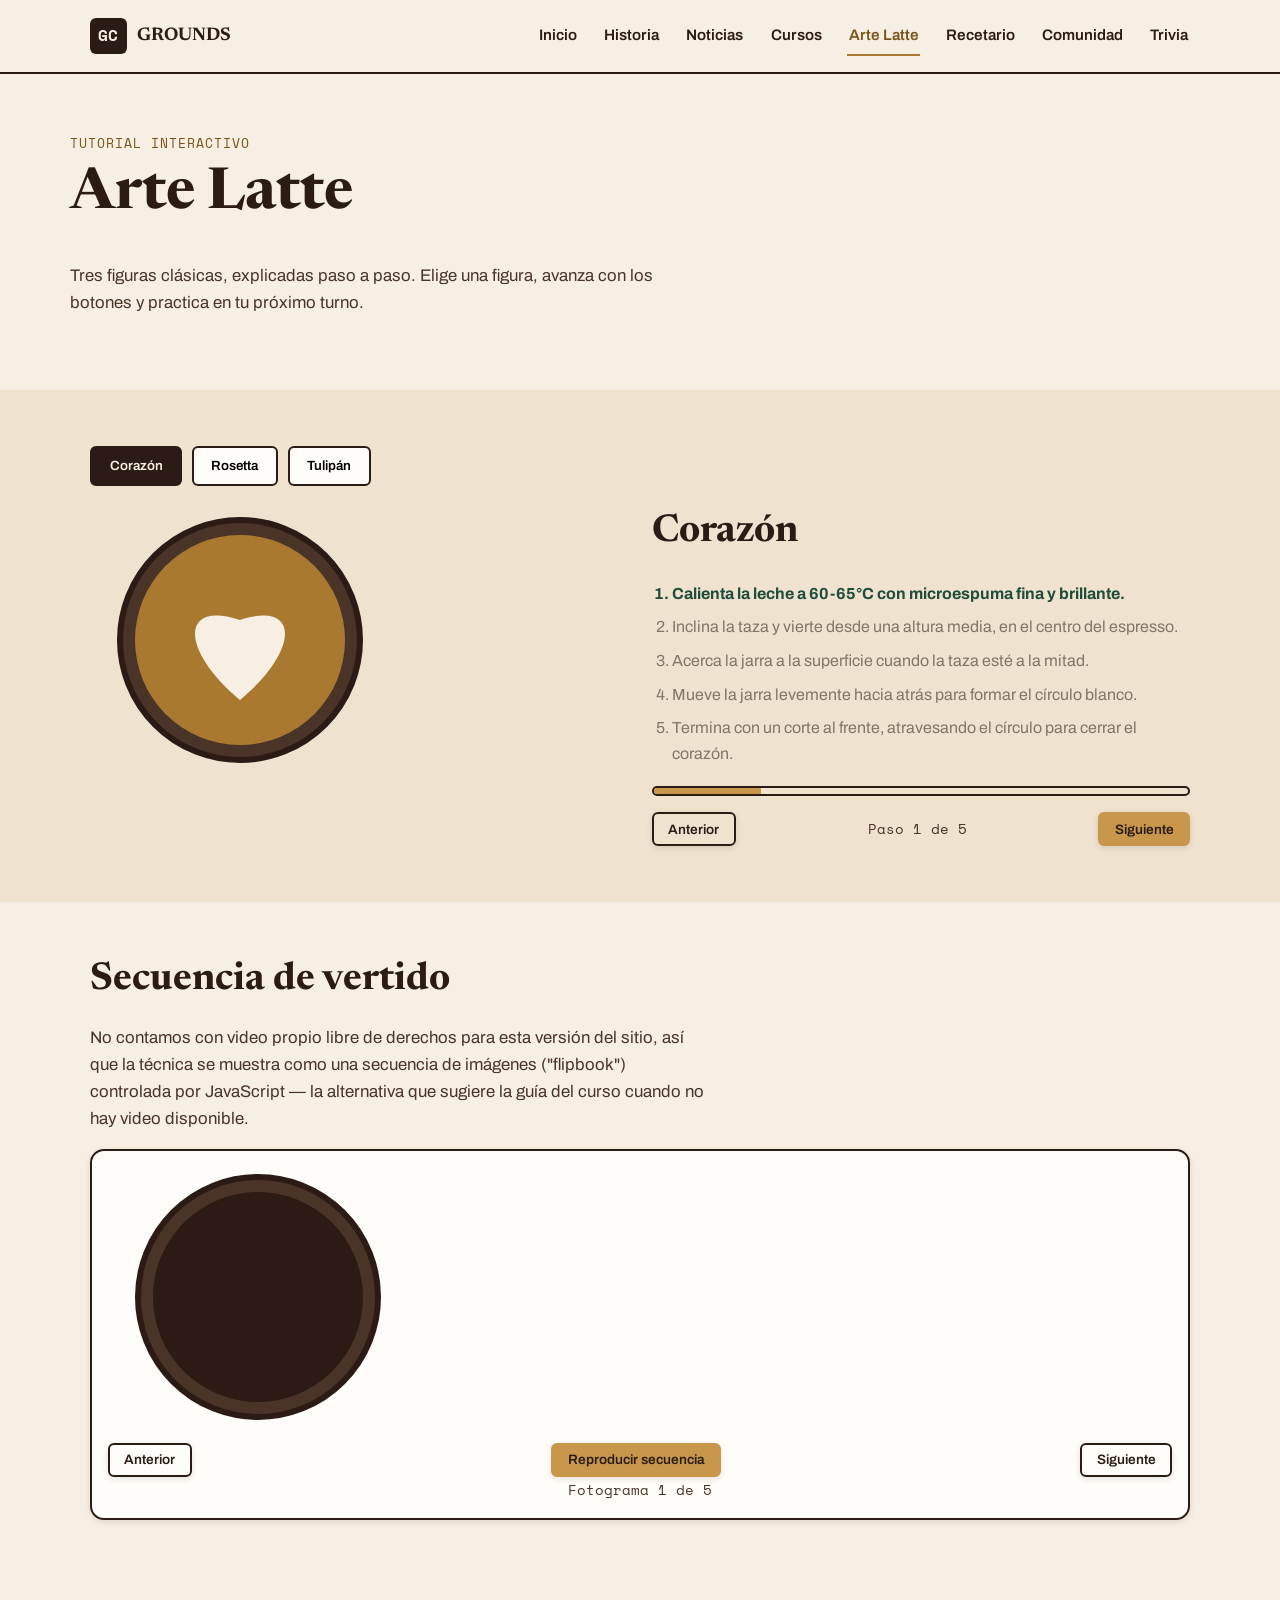
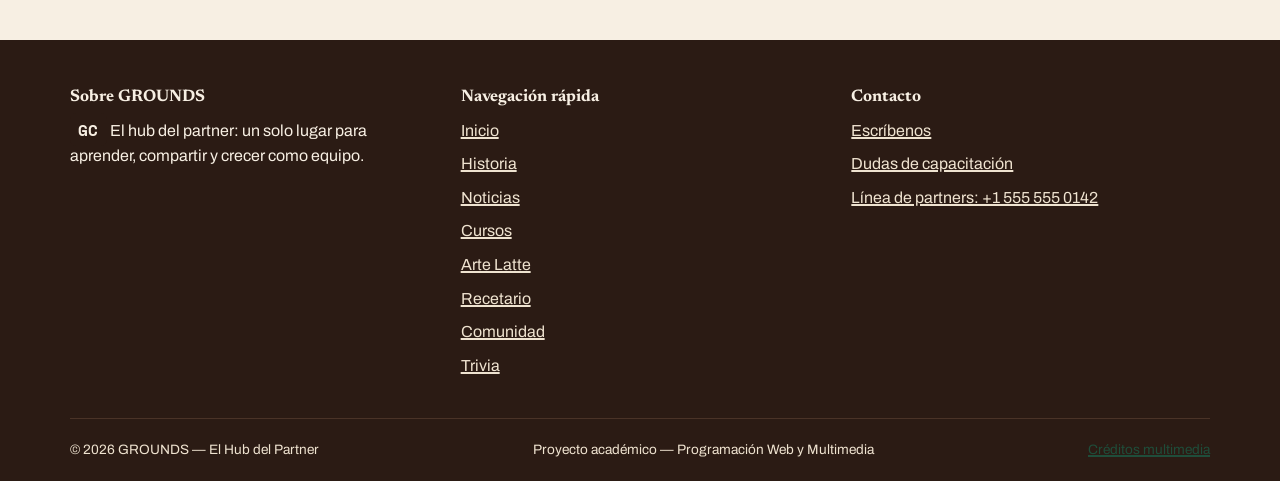
<file: PF_ColimbaRamosCristina/latte-art.html>
<!DOCTYPE html>
<html lang="es">
<head>
<meta charset="UTF-8">
<meta name="viewport" content="width=device-width, initial-scale=1.0">
<title>Arte Latte — GROUNDS</title>
<meta name="description" content="Tutorial interactivo de arte latte: corazón, rosetta y tulipán, paso a paso, con secuencia de vertido tipo flipbook.">
<link rel="stylesheet" href="css/style.css">
</head>
<body>
<a class="skip-link" href="#main">Saltar al contenido principal</a>

<header class="site-header">
  <div class="container nav-bar">
    <a class="brand" href="index.html">
      <span class="brand-mark">GC</span>
      <span class="brand-name">GROUNDS</span>
    </a>
    <button class="nav-toggle" aria-expanded="false" aria-controls="nav-menu" aria-label="Abrir menú de navegación">
      <span></span><span></span><span></span>
    </button>
    <nav aria-label="Navegación principal">
      <ul class="nav-menu" id="nav-menu">
        <li><a href="index.html">Inicio</a></li>
        <li><a href="historia.html">Historia</a></li>
        <li><a href="noticias.html">Noticias</a></li>
        <li><a href="cursos.html">Cursos</a></li>
        <li><a href="latte-art.html" aria-current="page">Arte Latte</a></li>
        <li><a href="recetario.html">Recetario</a></li>
        <li><a href="comunidad.html">Comunidad</a></li>
        <li><a href="trivia.html">Trivia</a></li>
      </ul>
    </nav>
  </div>
</header>

<main id="main">

  <section class="section container">
    <p class="eyebrow">Tutorial interactivo</p>
    <h1>Arte Latte</h1>
    <p class="lede">Tres figuras clásicas, explicadas paso a paso. Elige una figura, avanza con los botones y practica en tu próximo turno.</p>
  </section>

  <section class="section section-alt">
    <div class="container">

      <div class="tabs" role="tablist" aria-label="Figuras de arte latte" id="figure-tabs">
        <button class="tab-btn" role="tab" id="tab-corazon" aria-selected="true" data-figure="corazon">Corazón</button>
        <button class="tab-btn" role="tab" id="tab-rosetta" aria-selected="false" data-figure="rosetta">Rosetta</button>
        <button class="tab-btn" role="tab" id="tab-tulipan" aria-selected="false" data-figure="tulipan">Tulipán</button>
      </div>

      <div class="grid grid-2" role="tabpanel" aria-labelledby="tab-corazon" id="figure-panel">
        <div>
          <img id="figure-image" src="assets/img/latte-corazon.svg" alt="Diagrama de arte latte en forma de corazón visto desde arriba" width="300" height="260">
        </div>
        <div>
          <h2 id="figure-title">Corazón</h2>
          <ol id="figure-steps">
            <!-- Rellenado dinámicamente por latte-art.js -->
          </ol>
          <div class="progress-bar"><div class="progress-bar-fill" id="figure-progress"></div></div>
          <div class="step-controls">
            <button class="btn btn-outline btn-sm" id="step-prev">Anterior</button>
            <span class="step-counter" id="step-counter">Paso 1 de 5</span>
            <button class="btn btn-caramel btn-sm" id="step-next">Siguiente</button>
          </div>
        </div>
      </div>

    </div>
  </section>

  <section class="section">
    <div class="container">
      <h2>Secuencia de vertido</h2>
      <p class="lede">No contamos con video propio libre de derechos para esta versión del sitio, así que la técnica se muestra como una secuencia de imágenes ("flipbook") controlada por JavaScript — la alternativa que sugiere la guía del curso cuando no hay video disponible.</p>

      <div class="flipbook">
        <img id="flip-frame" src="assets/img/pour-frame-1.svg" alt="Paso 1: taza vacía lista para el vertido, solo espresso en el fondo" width="300" height="260">
        <div class="step-controls">
          <button class="btn btn-outline btn-sm" id="flip-prev">Anterior</button>
          <button class="btn btn-caramel btn-sm" id="flip-play">Reproducir secuencia</button>
          <button class="btn btn-outline btn-sm" id="flip-next">Siguiente</button>
        </div>
        <span class="step-counter" id="flip-counter">Fotograma 1 de 5</span>
      </div>
    </div>
  </section>

</main>

<footer class="site-footer">
  <div class="container footer-grid">
    <div>
      <h3>Sobre GROUNDS</h3>
      <p><span class="brand-mark">GC</span> El hub del partner: un solo lugar para aprender, compartir y crecer como equipo.</p>
    </div>
    <div>
      <h3>Navegación rápida</h3>
      <ul>
        <li><a href="index.html">Inicio</a></li>
        <li><a href="historia.html">Historia</a></li>
        <li><a href="noticias.html">Noticias</a></li>
        <li><a href="cursos.html">Cursos</a></li>
        <li><a href="latte-art.html">Arte Latte</a></li>
        <li><a href="recetario.html">Recetario</a></li>
        <li><a href="comunidad.html">Comunidad</a></li>
        <li><a href="trivia.html">Trivia</a></li>
      </ul>
    </div>
    <div>
      <h3>Contacto</h3>
      <ul>
        <li><a href="mailto:partners@grounds-hub.example.com?subject=Consulta%20desde%20el%20sitio">Escríbenos</a></li>
        <li><a href="mailto:capacitacion@grounds-hub.example.com?subject=Duda%20sobre%20un%20curso">Dudas de capacitación</a></li>
        <li><a href="tel:+15555550142">Línea de partners: +1 555 555 0142</a></li>
      </ul>
    </div>
  </div>
  <div class="container footer-bottom">
    <span>© <span data-year></span> GROUNDS — El Hub del Partner</span>
    <span>Proyecto académico — Programación Web y Multimedia</span>
    <a href="historia.html#creditos">Créditos multimedia</a>
  </div>
</footer>

<script src="js/nav.js"></script>
<script src="js/latte-art.js"></script>
</body>
</html>
</file>
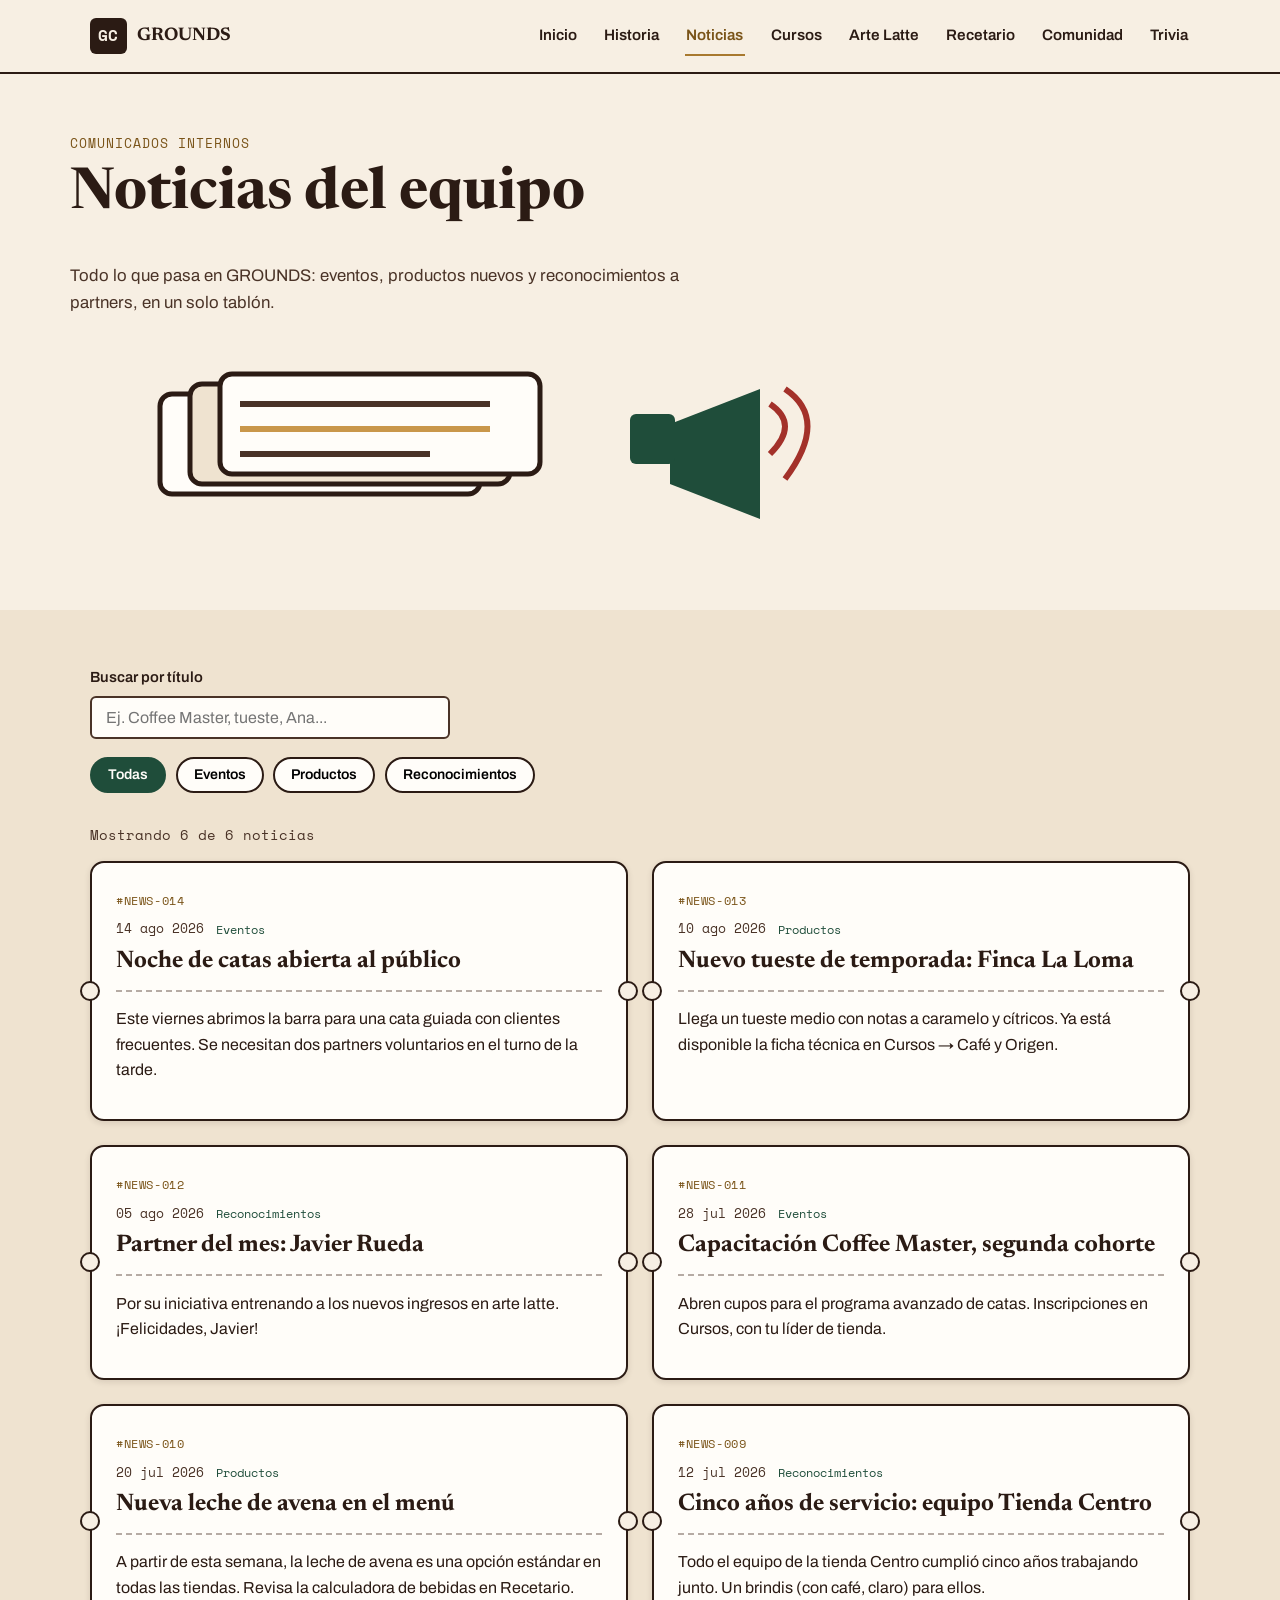
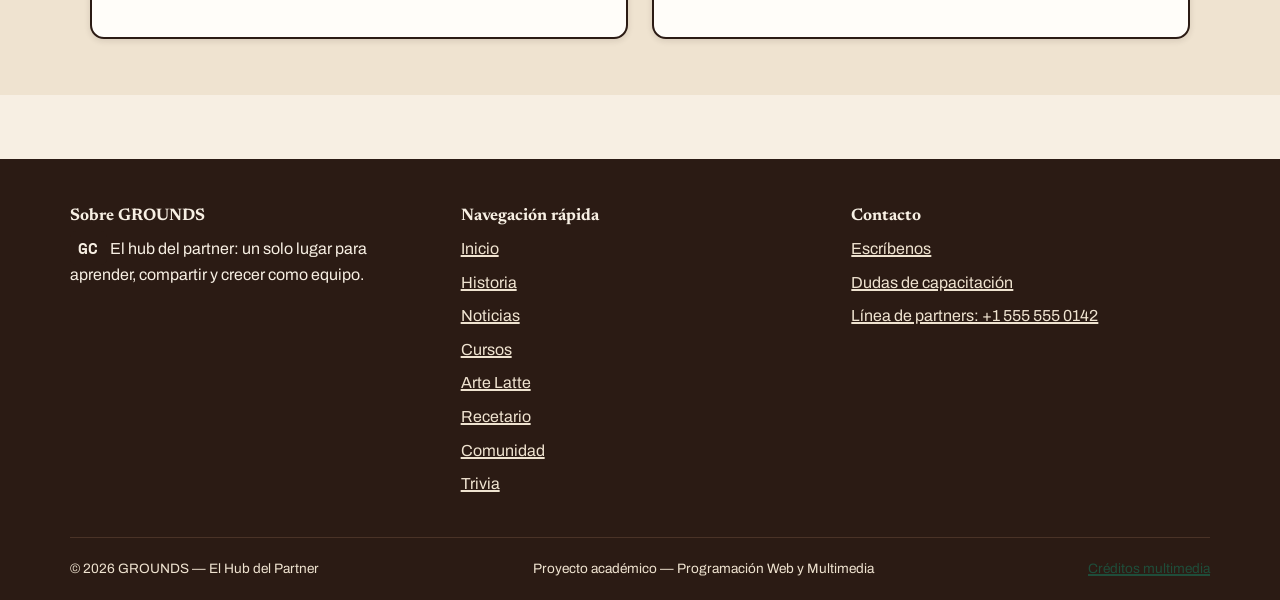
<file: PF_ColimbaRamosCristina/noticias.html>
<!DOCTYPE html>
<html lang="es">
<head>
<meta charset="UTF-8">
<meta name="viewport" content="width=device-width, initial-scale=1.0">
<title>Noticias — GROUNDS</title>
<meta name="description" content="Comunicados internos, eventos, productos y reconocimientos del equipo GROUNDS, filtrables por categoría.">
<link rel="stylesheet" href="css/style.css">
</head>
<body>
<a class="skip-link" href="#main">Saltar al contenido principal</a>

<header class="site-header">
  <div class="container nav-bar">
    <a class="brand" href="index.html">
      <span class="brand-mark">GC</span>
      <span class="brand-name">GROUNDS</span>
    </a>
    <button class="nav-toggle" aria-expanded="false" aria-controls="nav-menu" aria-label="Abrir menú de navegación">
      <span></span><span></span><span></span>
    </button>
    <nav aria-label="Navegación principal">
      <ul class="nav-menu" id="nav-menu">
        <li><a href="index.html">Inicio</a></li>
        <li><a href="historia.html">Historia</a></li>
        <li><a href="noticias.html" aria-current="page">Noticias</a></li>
        <li><a href="cursos.html">Cursos</a></li>
        <li><a href="latte-art.html">Arte Latte</a></li>
        <li><a href="recetario.html">Recetario</a></li>
        <li><a href="comunidad.html">Comunidad</a></li>
        <li><a href="trivia.html">Trivia</a></li>
      </ul>
    </nav>
  </div>
</header>

<main id="main">

  <section class="section container">
    <p class="eyebrow">Comunicados internos</p>
    <h1>Noticias del equipo</h1>
    <p class="lede">Todo lo que pasa en GROUNDS: eventos, productos nuevos y reconocimientos a partners, en un solo tablón.</p>
    <img src="assets/img/noticias-tablon.svg" alt="Ilustración de tickets de noticias apilados junto a un megáfono, representando el tablón de comunicados" width="900" height="220">
  </section>

  <section class="section section-alt">
    <div class="container">

      <div class="form-field field-narrow">
        <label for="news-search">Buscar por título</label>
        <input type="search" id="news-search" placeholder="Ej. Coffee Master, tueste, Ana...">
      </div>

      <div class="filter-bar" role="group" aria-label="Filtrar noticias por categoría">
        <button class="filter-btn" data-category="todas" aria-pressed="true">Todas</button>
        <button class="filter-btn" data-category="eventos" aria-pressed="false">Eventos</button>
        <button class="filter-btn" data-category="productos" aria-pressed="false">Productos</button>
        <button class="filter-btn" data-category="reconocimientos" aria-pressed="false">Reconocimientos</button>
      </div>

      <p class="results-count" id="news-count"></p>

      <div class="grid grid-2" id="news-list">

        <article class="ticket news-article" data-category="eventos" data-title="noche de catas abierta al público">
          <span class="ticket-code">#NEWS-014</span>
          <div class="news-meta">
            <span class="news-date">14 ago 2026</span>
            <span class="news-category-label">Eventos</span>
          </div>
          <h3>Noche de catas abierta al público</h3>
          <hr class="ticket-divider">
          <p>Este viernes abrimos la barra para una cata guiada con clientes frecuentes. Se necesitan dos partners voluntarios en el turno de la tarde.</p>
        </article>

        <article class="ticket news-article" data-category="productos" data-title="nuevo tueste de temporada: finca la loma">
          <span class="ticket-code">#NEWS-013</span>
          <div class="news-meta">
            <span class="news-date">10 ago 2026</span>
            <span class="news-category-label">Productos</span>
          </div>
          <h3>Nuevo tueste de temporada: Finca La Loma</h3>
          <hr class="ticket-divider">
          <p>Llega un tueste medio con notas a caramelo y cítricos. Ya está disponible la ficha técnica en Cursos → Café y Origen.</p>
        </article>

        <article class="ticket news-article" data-category="reconocimientos" data-title="partner del mes: javier rueda">
          <span class="ticket-code">#NEWS-012</span>
          <div class="news-meta">
            <span class="news-date">05 ago 2026</span>
            <span class="news-category-label">Reconocimientos</span>
          </div>
          <h3>Partner del mes: Javier Rueda</h3>
          <hr class="ticket-divider">
          <p>Por su iniciativa entrenando a los nuevos ingresos en arte latte. ¡Felicidades, Javier!</p>
        </article>

        <article class="ticket news-article" data-category="eventos" data-title="capacitación coffee master, segunda cohorte">
          <span class="ticket-code">#NEWS-011</span>
          <div class="news-meta">
            <span class="news-date">28 jul 2026</span>
            <span class="news-category-label">Eventos</span>
          </div>
          <h3>Capacitación Coffee Master, segunda cohorte</h3>
          <hr class="ticket-divider">
          <p>Abren cupos para el programa avanzado de catas. Inscripciones en Cursos, con tu líder de tienda.</p>
        </article>

        <article class="ticket news-article" data-category="productos" data-title="nueva leche de avena en el menú">
          <span class="ticket-code">#NEWS-010</span>
          <div class="news-meta">
            <span class="news-date">20 jul 2026</span>
            <span class="news-category-label">Productos</span>
          </div>
          <h3>Nueva leche de avena en el menú</h3>
          <hr class="ticket-divider">
          <p>A partir de esta semana, la leche de avena es una opción estándar en todas las tiendas. Revisa la calculadora de bebidas en Recetario.</p>
        </article>

        <article class="ticket news-article" data-category="reconocimientos" data-title="cinco años de servicio: equipo tienda centro">
          <span class="ticket-code">#NEWS-009</span>
          <div class="news-meta">
            <span class="news-date">12 jul 2026</span>
            <span class="news-category-label">Reconocimientos</span>
          </div>
          <h3>Cinco años de servicio: equipo Tienda Centro</h3>
          <hr class="ticket-divider">
          <p>Todo el equipo de la tienda Centro cumplió cinco años trabajando junto. Un brindis (con café, claro) para ellos.</p>
        </article>

      </div>

      <p class="empty-state" id="news-empty" hidden>No encontramos noticias que coincidan con tu búsqueda.</p>
    </div>
  </section>

</main>

<footer class="site-footer">
  <div class="container footer-grid">
    <div>
      <h3>Sobre GROUNDS</h3>
      <p><span class="brand-mark">GC</span> El hub del partner: un solo lugar para aprender, compartir y crecer como equipo.</p>
    </div>
    <div>
      <h3>Navegación rápida</h3>
      <ul>
        <li><a href="index.html">Inicio</a></li>
        <li><a href="historia.html">Historia</a></li>
        <li><a href="noticias.html">Noticias</a></li>
        <li><a href="cursos.html">Cursos</a></li>
        <li><a href="latte-art.html">Arte Latte</a></li>
        <li><a href="recetario.html">Recetario</a></li>
        <li><a href="comunidad.html">Comunidad</a></li>
        <li><a href="trivia.html">Trivia</a></li>
      </ul>
    </div>
    <div>
      <h3>Contacto</h3>
      <ul>
        <li><a href="mailto:partners@grounds-hub.example.com?subject=Consulta%20desde%20el%20sitio">Escríbenos</a></li>
        <li><a href="mailto:capacitacion@grounds-hub.example.com?subject=Duda%20sobre%20un%20curso">Dudas de capacitación</a></li>
        <li><a href="tel:+15555550142">Línea de partners: +1 555 555 0142</a></li>
      </ul>
    </div>
  </div>
  <div class="container footer-bottom">
    <span>© <span data-year></span> GROUNDS — El Hub del Partner</span>
    <span>Proyecto académico — Programación Web y Multimedia</span>
    <a href="historia.html#creditos">Créditos multimedia</a>
  </div>
</footer>

<script src="js/nav.js"></script>
<script src="js/noticias.js"></script>
</body>
</html>
</file>
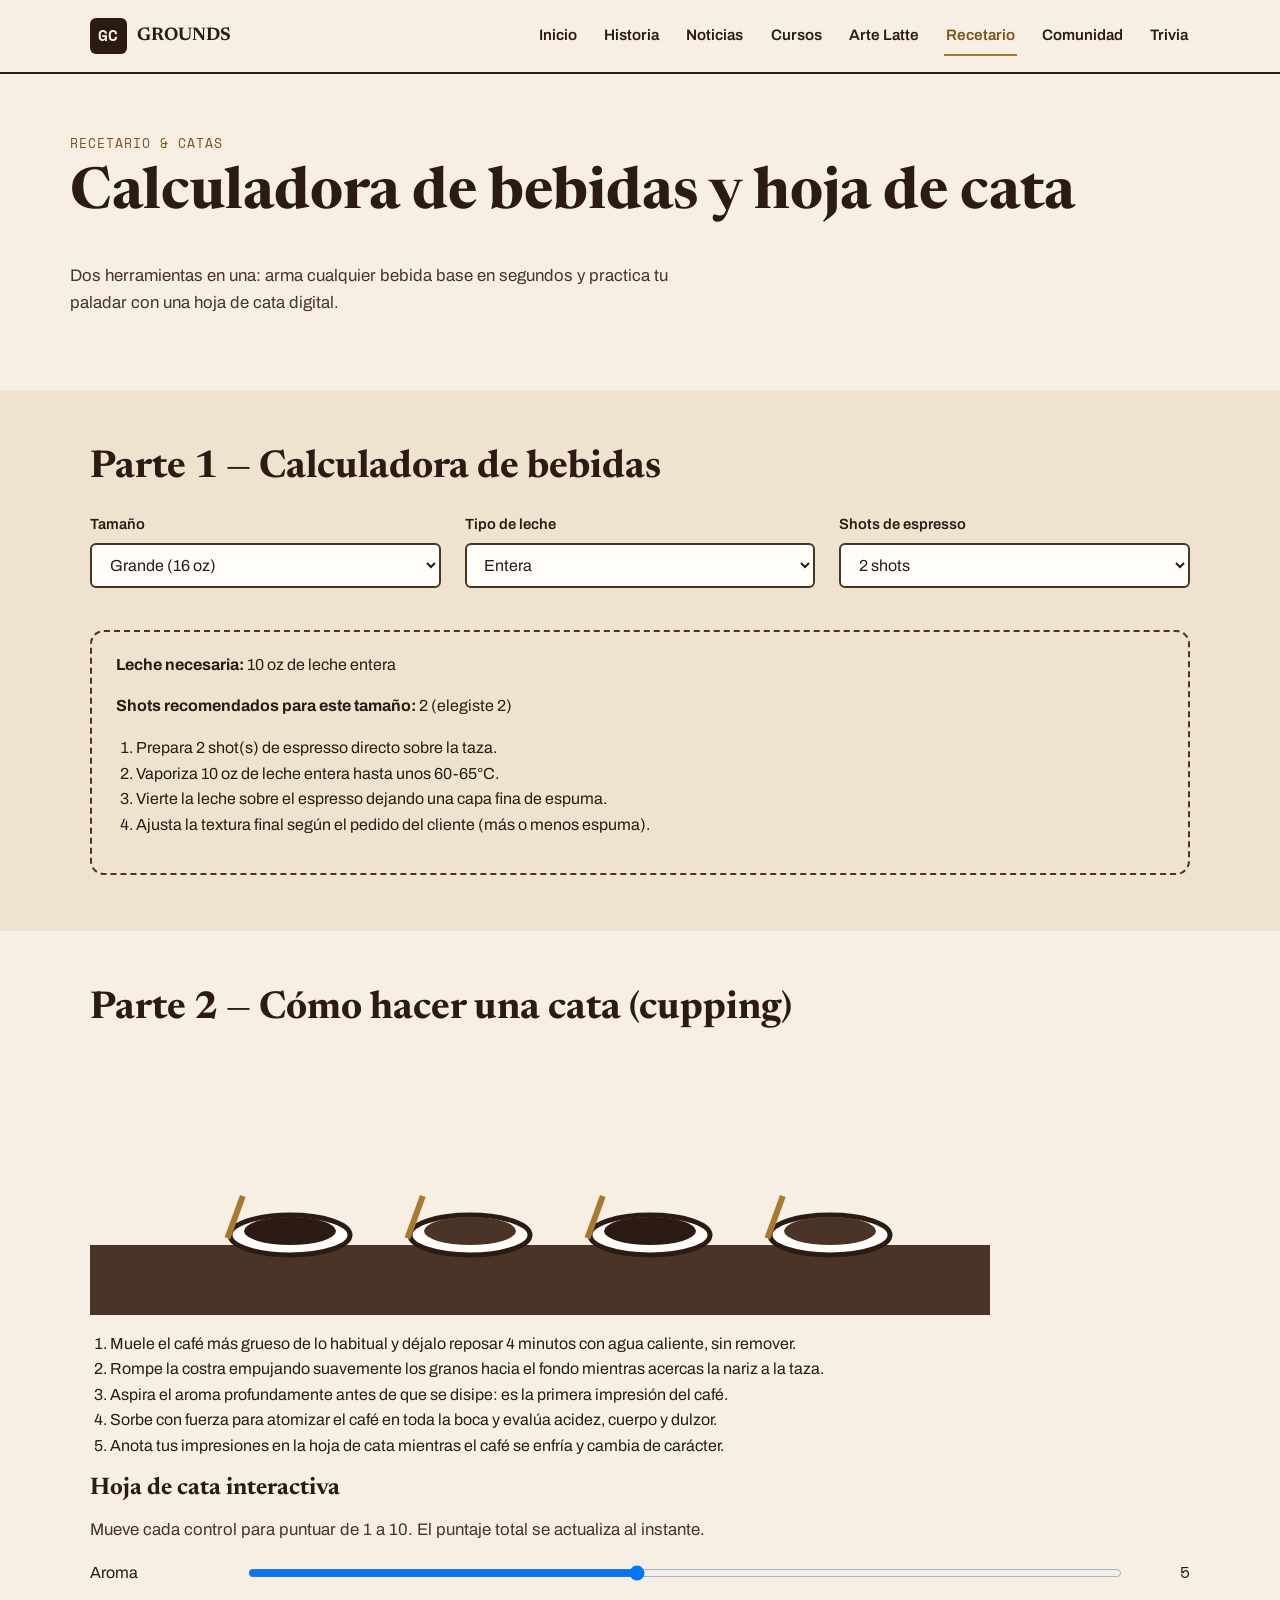
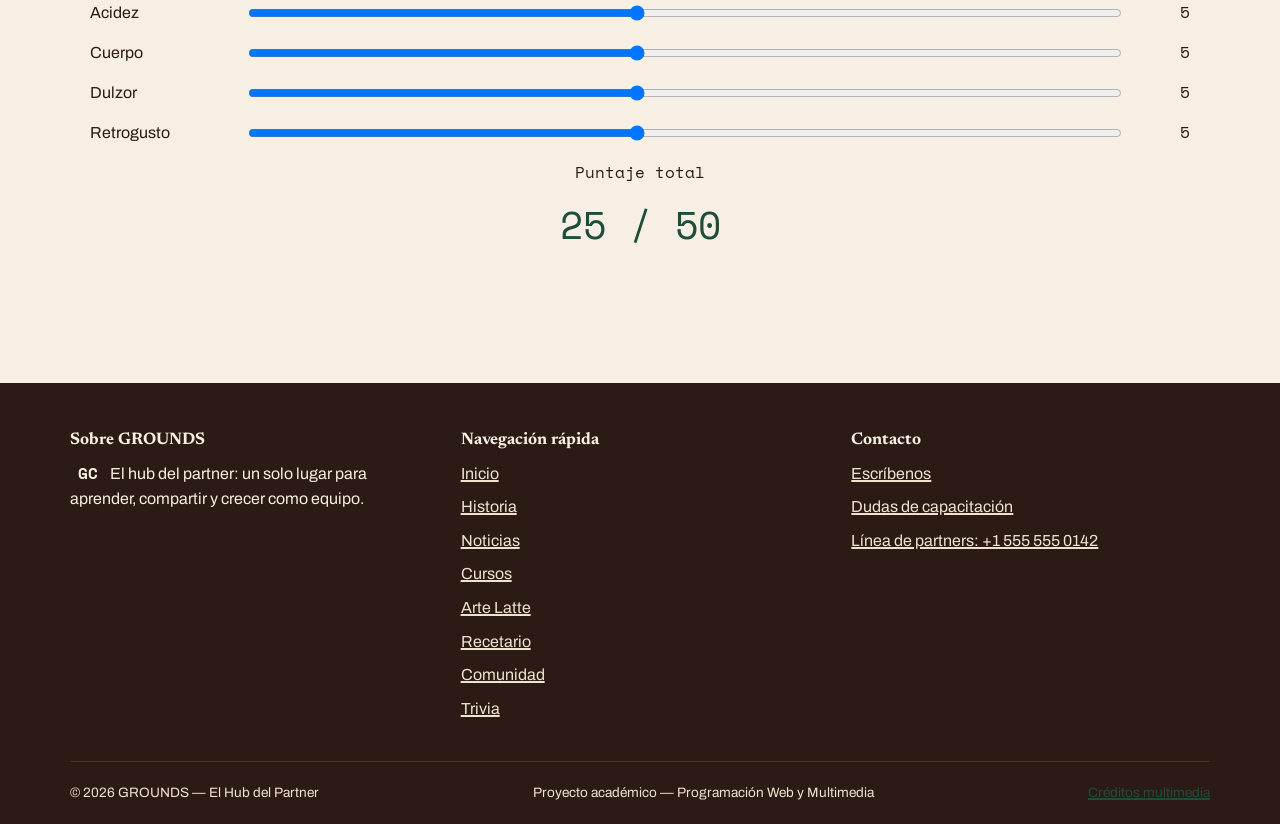
<file: PF_ColimbaRamosCristina/recetario.html>
<!DOCTYPE html>
<html lang="es">
<head>
<meta charset="UTF-8">
<meta name="viewport" content="width=device-width, initial-scale=1.0">
<title>Recetario &amp; Catas — GROUNDS</title>
<meta name="description" content="Calculadora de bebidas y hoja de cata interactiva (cupping) para partners GROUNDS.">
<link rel="stylesheet" href="css/style.css">
</head>
<body>
<a class="skip-link" href="#main">Saltar al contenido principal</a>

<header class="site-header">
  <div class="container nav-bar">
    <a class="brand" href="index.html">
      <span class="brand-mark">GC</span>
      <span class="brand-name">GROUNDS</span>
    </a>
    <button class="nav-toggle" aria-expanded="false" aria-controls="nav-menu" aria-label="Abrir menú de navegación">
      <span></span><span></span><span></span>
    </button>
    <nav aria-label="Navegación principal">
      <ul class="nav-menu" id="nav-menu">
        <li><a href="index.html">Inicio</a></li>
        <li><a href="historia.html">Historia</a></li>
        <li><a href="noticias.html">Noticias</a></li>
        <li><a href="cursos.html">Cursos</a></li>
        <li><a href="latte-art.html">Arte Latte</a></li>
        <li><a href="recetario.html" aria-current="page">Recetario</a></li>
        <li><a href="comunidad.html">Comunidad</a></li>
        <li><a href="trivia.html">Trivia</a></li>
      </ul>
    </nav>
  </div>
</header>

<main id="main">

  <section class="section container">
    <p class="eyebrow">Recetario &amp; Catas</p>
    <h1>Calculadora de bebidas y hoja de cata</h1>
    <p class="lede">Dos herramientas en una: arma cualquier bebida base en segundos y practica tu paladar con una hoja de cata digital.</p>
  </section>

  <section class="section section-alt">
    <div class="container">
      <h2>Parte 1 — Calculadora de bebidas</h2>

      <form id="drink-form" class="grid grid-3">
        <div class="form-field">
          <label for="drink-size">Tamaño</label>
          <select id="drink-size">
            <option value="alto">Alto (12 oz)</option>
            <option value="grande" selected>Grande (16 oz)</option>
            <option value="venti">Venti (20 oz)</option>
          </select>
        </div>
        <div class="form-field">
          <label for="drink-milk">Tipo de leche</label>
          <select id="drink-milk">
            <option value="entera">Entera</option>
            <option value="descremada">Descremada</option>
            <option value="avena">Avena</option>
            <option value="almendra">Almendra</option>
            <option value="deslactosada">Deslactosada</option>
          </select>
        </div>
        <div class="form-field">
          <label for="drink-shots">Shots de espresso</label>
          <select id="drink-shots">
            <option value="1">1 shot</option>
            <option value="2" selected>2 shots</option>
            <option value="3">3 shots</option>
            <option value="4">4 shots</option>
          </select>
        </div>
      </form>

      <div class="recipe-result" id="drink-result" aria-live="polite">
        <!-- Resultado calculado dinámicamente por recetario.js -->
      </div>
    </div>
  </section>

  <section class="section">
    <div class="container">
      <h2>Parte 2 — Cómo hacer una cata (cupping)</h2>
      <img src="assets/img/recetario-cata.svg" alt="Ilustración de tazas de cata en fila con cucharas sobre una mesa de madera" width="900" height="260">

      <ol>
        <li>Muele el café más grueso de lo habitual y déjalo reposar 4 minutos con agua caliente, sin remover.</li>
        <li>Rompe la costra empujando suavemente los granos hacia el fondo mientras acercas la nariz a la taza.</li>
        <li>Aspira el aroma profundamente antes de que se disipe: es la primera impresión del café.</li>
        <li>Sorbe con fuerza para atomizar el café en toda la boca y evalúa acidez, cuerpo y dulzor.</li>
        <li>Anota tus impresiones en la hoja de cata mientras el café se enfría y cambia de carácter.</li>
      </ol>

      <h3>Hoja de cata interactiva</h3>
      <p class="lede">Mueve cada control para puntuar de 1 a 10. El puntaje total se actualiza al instante.</p>

      <form id="cupping-form">
        <div class="slider-row">
          <label for="score-aroma">Aroma</label>
          <input type="range" id="score-aroma" min="1" max="10" value="5">
          <output id="out-aroma">5</output>
        </div>
        <div class="slider-row">
          <label for="score-acidez">Acidez</label>
          <input type="range" id="score-acidez" min="1" max="10" value="5">
          <output id="out-acidez">5</output>
        </div>
        <div class="slider-row">
          <label for="score-cuerpo">Cuerpo</label>
          <input type="range" id="score-cuerpo" min="1" max="10" value="5">
          <output id="out-cuerpo">5</output>
        </div>
        <div class="slider-row">
          <label for="score-dulzor">Dulzor</label>
          <input type="range" id="score-dulzor" min="1" max="10" value="5">
          <output id="out-dulzor">5</output>
        </div>
        <div class="slider-row">
          <label for="score-retrogusto">Retrogusto</label>
          <input type="range" id="score-retrogusto" min="1" max="10" value="5">
          <output id="out-retrogusto">5</output>
        </div>
      </form>

      <p class="text-center mono mb-0">Puntaje total</p>
      <p class="cupping-score" id="cupping-total" aria-live="polite">25 / 50</p>
    </div>
  </section>

</main>

<footer class="site-footer">
  <div class="container footer-grid">
    <div>
      <h3>Sobre GROUNDS</h3>
      <p><span class="brand-mark">GC</span> El hub del partner: un solo lugar para aprender, compartir y crecer como equipo.</p>
    </div>
    <div>
      <h3>Navegación rápida</h3>
      <ul>
        <li><a href="index.html">Inicio</a></li>
        <li><a href="historia.html">Historia</a></li>
        <li><a href="noticias.html">Noticias</a></li>
        <li><a href="cursos.html">Cursos</a></li>
        <li><a href="latte-art.html">Arte Latte</a></li>
        <li><a href="recetario.html">Recetario</a></li>
        <li><a href="comunidad.html">Comunidad</a></li>
        <li><a href="trivia.html">Trivia</a></li>
      </ul>
    </div>
    <div>
      <h3>Contacto</h3>
      <ul>
        <li><a href="mailto:partners@grounds-hub.example.com?subject=Consulta%20desde%20el%20sitio">Escríbenos</a></li>
        <li><a href="mailto:capacitacion@grounds-hub.example.com?subject=Duda%20sobre%20un%20curso">Dudas de capacitación</a></li>
        <li><a href="tel:+15555550142">Línea de partners: +1 555 555 0142</a></li>
      </ul>
    </div>
  </div>
  <div class="container footer-bottom">
    <span>© <span data-year></span> GROUNDS — El Hub del Partner</span>
    <span>Proyecto académico — Programación Web y Multimedia</span>
    <a href="historia.html#creditos">Créditos multimedia</a>
  </div>
</footer>

<script src="js/nav.js"></script>
<script src="js/recetario.js"></script>
</body>
</html>
</file>
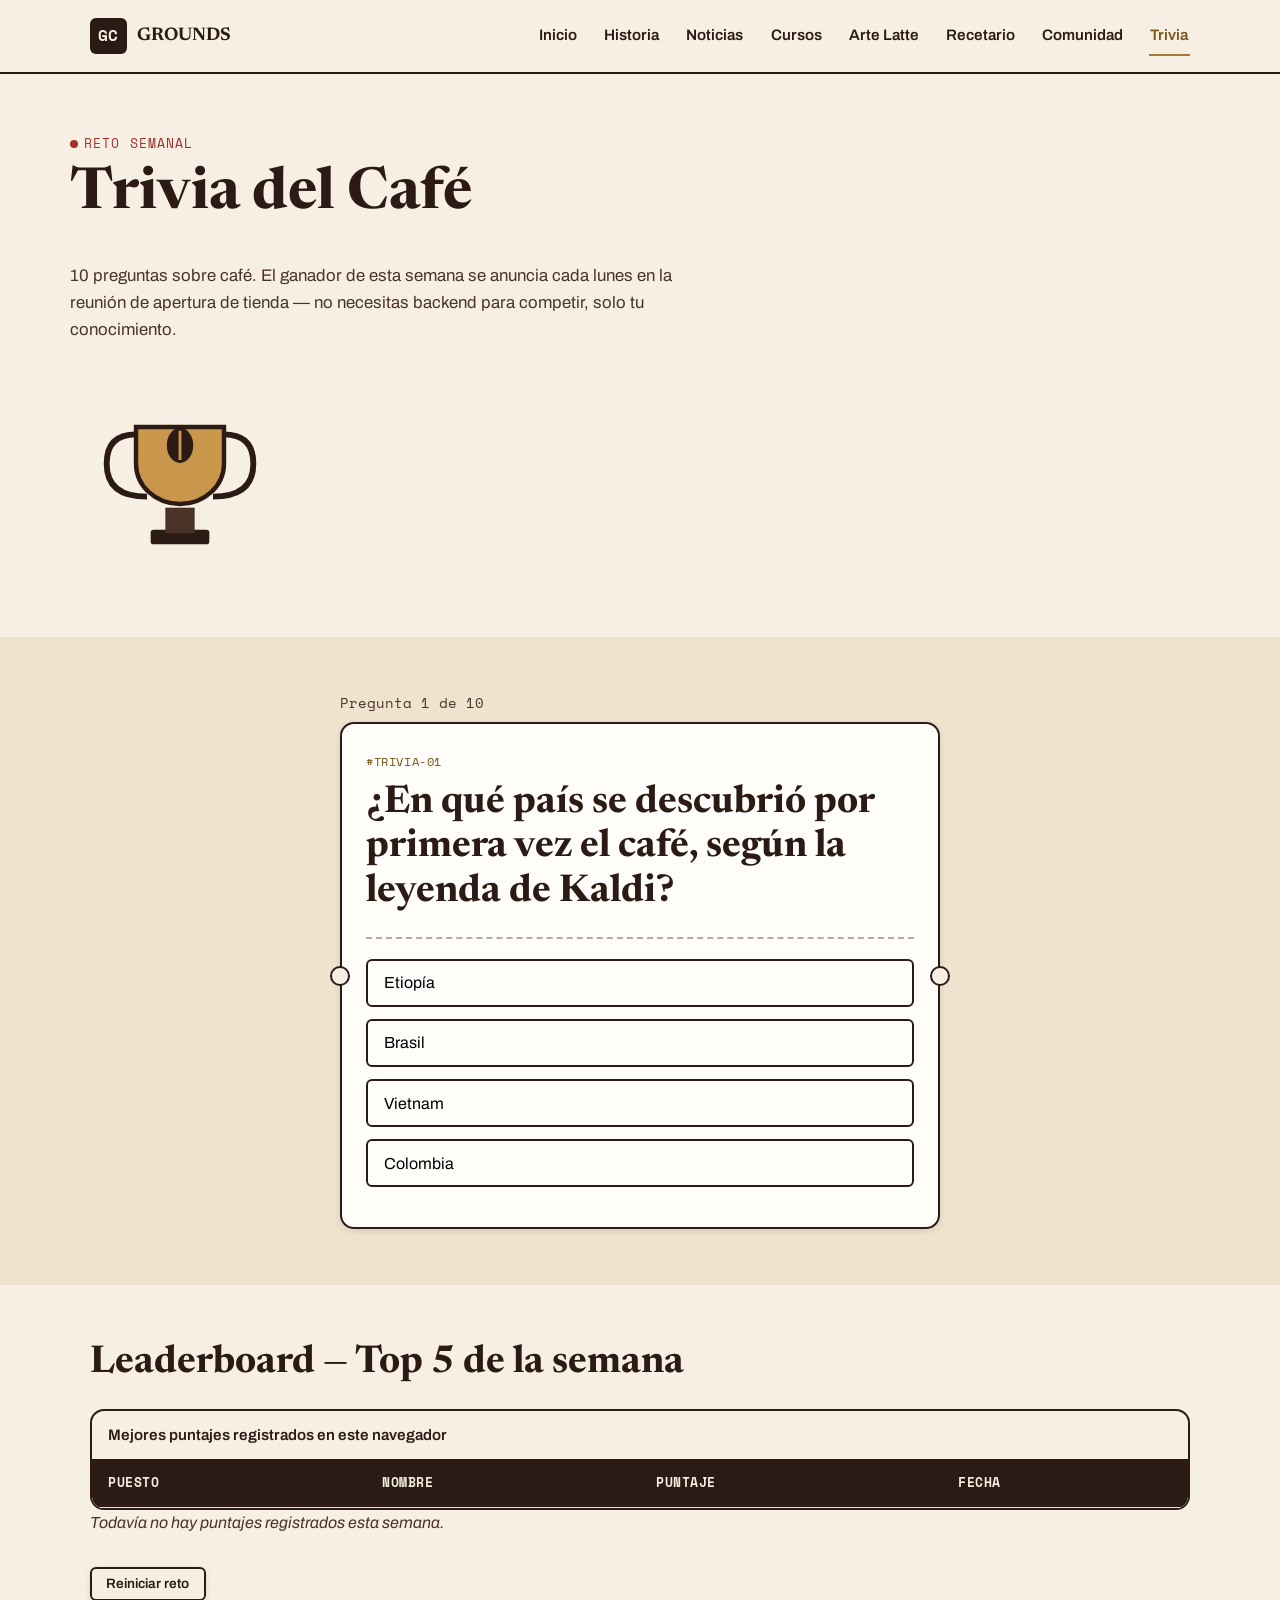
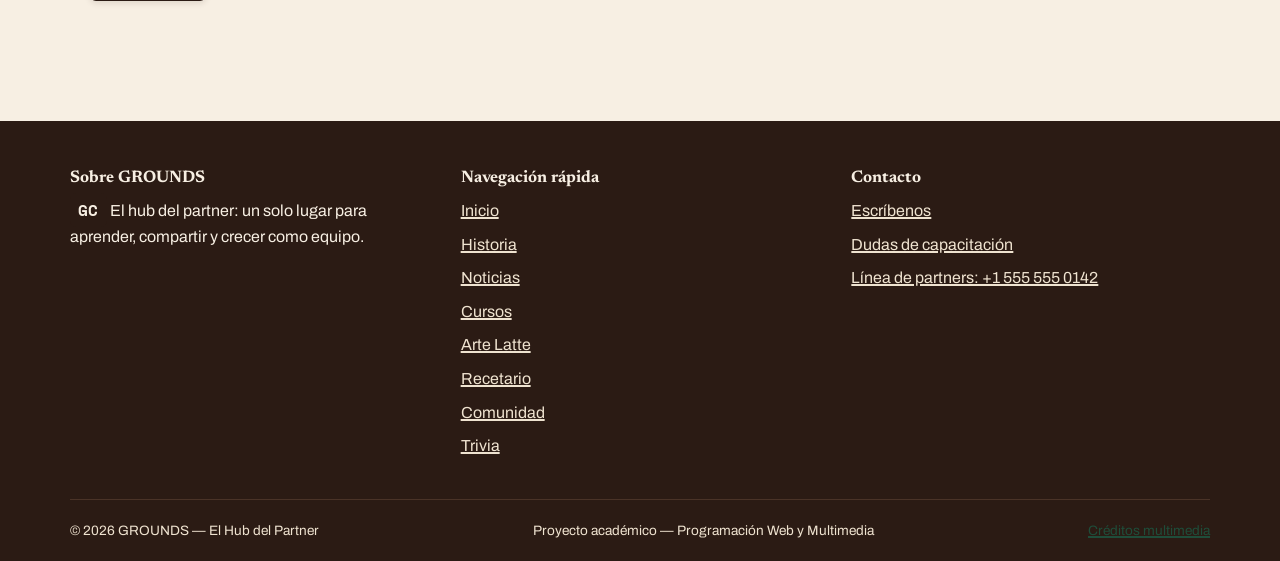
<file: PF_ColimbaRamosCristina/trivia.html>
<!DOCTYPE html>
<html lang="es">
<head>
<meta charset="UTF-8">
<meta name="viewport" content="width=device-width, initial-scale=1.0">
<title>Trivia del Café — GROUNDS</title>
<meta name="description" content="Trivia interactiva de café con leaderboard semanal para partners GROUNDS.">
<link rel="stylesheet" href="css/style.css">
</head>
<body>
<a class="skip-link" href="#main">Saltar al contenido principal</a>

<header class="site-header">
  <div class="container nav-bar">
    <a class="brand" href="index.html">
      <span class="brand-mark">GC</span>
      <span class="brand-name">GROUNDS</span>
    </a>
    <button class="nav-toggle" aria-expanded="false" aria-controls="nav-menu" aria-label="Abrir menú de navegación">
      <span></span><span></span><span></span>
    </button>
    <nav aria-label="Navegación principal">
      <ul class="nav-menu" id="nav-menu">
        <li><a href="index.html">Inicio</a></li>
        <li><a href="historia.html">Historia</a></li>
        <li><a href="noticias.html">Noticias</a></li>
        <li><a href="cursos.html">Cursos</a></li>
        <li><a href="latte-art.html">Arte Latte</a></li>
        <li><a href="recetario.html">Recetario</a></li>
        <li><a href="comunidad.html">Comunidad</a></li>
        <li><a href="trivia.html" aria-current="page">Trivia</a></li>
      </ul>
    </nav>
  </div>
</header>

<main id="main">

  <section class="section container">
    <p class="eyebrow"><span class="badge-live">Reto semanal</span></p>
    <h1>Trivia del Café</h1>
    <p class="lede">10 preguntas sobre café. El ganador de esta semana se anuncia cada lunes en la reunión de apertura de tienda — no necesitas backend para competir, solo tu conocimiento.</p>
    <img src="assets/img/trivia-trofeo.svg" alt="Ilustración de un trofeo con un grano de café tostado en la copa" width="240" height="240" class="img-sm">
  </section>

  <section class="section section-alt">
    <div class="container quiz-card">

      <div id="quiz-active">
        <p class="quiz-progress" id="quiz-progress">Pregunta 1 de 10</p>
        <div class="ticket">
          <span class="ticket-code" id="quiz-code">#TRIVIA-01</span>
          <h2 id="quiz-question">Pregunta</h2>
          <hr class="ticket-divider">
          <ul class="quiz-options" id="quiz-options"></ul>
        </div>
      </div>

      <div id="quiz-result" hidden>
        <div class="ticket text-center">
          <span class="ticket-code">#TRIVIA-RESULT</span>
          <h2>¡Trivia completada!</h2>
          <hr class="ticket-divider">
          <p class="cupping-score" id="quiz-final-score">0 / 10</p>
          <p class="lede">Ingresa tu nombre para sumar este puntaje al reto semanal.</p>

          <form id="score-form" class="grid grid-2">
            <div class="form-field form-span-2">
              <label for="score-name">Tu nombre</label>
              <input type="text" id="score-name" autocomplete="name">
              <span class="form-error" id="error-score-name"></span>
            </div>
            <div class="form-span-2">
              <button type="submit" class="btn btn-caramel">Enviar puntaje al reto semanal</button>
              <button type="button" class="btn btn-outline" id="quiz-restart">Jugar de nuevo</button>
            </div>
          </form>
        </div>
      </div>

    </div>
  </section>

  <section class="section">
    <div class="container">
      <h2>Leaderboard — Top 5 de la semana</h2>
      <div class="table-wrap">
        <table id="leaderboard-table">
          <caption>Mejores puntajes registrados en este navegador</caption>
          <thead>
            <tr>
              <th scope="col">Puesto</th>
              <th scope="col">Nombre</th>
              <th scope="col">Puntaje</th>
              <th scope="col">Fecha</th>
            </tr>
          </thead>
          <tbody id="leaderboard-body">
            <!-- Generado dinámicamente por trivia.js -->
          </tbody>
        </table>
      </div>
      <p class="empty-state" id="leaderboard-empty" hidden>Todavía no hay puntajes registrados esta semana.</p>
      <button class="btn btn-outline btn-sm mt-4" id="reset-leaderboard">Reiniciar reto</button>
    </div>
  </section>

</main>

<footer class="site-footer">
  <div class="container footer-grid">
    <div>
      <h3>Sobre GROUNDS</h3>
      <p><span class="brand-mark">GC</span> El hub del partner: un solo lugar para aprender, compartir y crecer como equipo.</p>
    </div>
    <div>
      <h3>Navegación rápida</h3>
      <ul>
        <li><a href="index.html">Inicio</a></li>
        <li><a href="historia.html">Historia</a></li>
        <li><a href="noticias.html">Noticias</a></li>
        <li><a href="cursos.html">Cursos</a></li>
        <li><a href="latte-art.html">Arte Latte</a></li>
        <li><a href="recetario.html">Recetario</a></li>
        <li><a href="comunidad.html">Comunidad</a></li>
        <li><a href="trivia.html">Trivia</a></li>
      </ul>
    </div>
    <div>
      <h3>Contacto</h3>
      <ul>
        <li><a href="mailto:partners@grounds-hub.example.com?subject=Consulta%20desde%20el%20sitio">Escríbenos</a></li>
        <li><a href="mailto:capacitacion@grounds-hub.example.com?subject=Duda%20sobre%20un%20curso">Dudas de capacitación</a></li>
        <li><a href="tel:+15555550142">Línea de partners: +1 555 555 0142</a></li>
      </ul>
    </div>
  </div>
  <div class="container footer-bottom">
    <span>© <span data-year></span> GROUNDS — El Hub del Partner</span>
    <span>Proyecto académico — Programación Web y Multimedia</span>
    <a href="historia.html#creditos">Créditos multimedia</a>
  </div>
</footer>

<script src="js/nav.js"></script>
<script src="js/trivia.js"></script>
</body>
</html>
</file>
<file: index.css>
* {
  box-sizing: border-box;
}

body {
  margin: 0;
  font-family: "Segoe UI", Arial, Helvetica, sans-serif;
  background-color: #141414;
  color: #f5f5f5;
}

/* ---------- Barra superior estilo UIDE ---------- */
.portada-topbar {
  background-color: #8c1146;
  padding: 16px 40px;
  display: flex;
  align-items: baseline;
  gap: 14px;
  border-bottom: 4px solid #f0b429;
}

.portada-marca {
  font-size: 26px;
  font-weight: 900;
  letter-spacing: 2px;
  color: #ffffff;
}

.portada-marca-sub {
  font-size: 13px;
  color: #f6d9ba;
  letter-spacing: 0.5px;
}

/* ---------- Seccion principal (hero) ---------- */
.portada-hero {
  background-color: #141414;
  padding: 60px 40px 50px;
  display: flex;
  justify-content: space-between;
  align-items: flex-start;
  gap: 40px;
  flex-wrap: wrap;
  border-bottom: 1px solid #2a2a2a;
}

.portada-datos {
  max-width: 640px;
}

.portada-etiqueta {
  color: #f0b429;
  text-transform: uppercase;
  letter-spacing: 2px;
  font-weight: bold;
  font-size: 13px;
  margin: 0 0 10px;
}

.portada-hero h1 {
  font-size: 38px;
  margin: 0 0 24px;
  line-height: 1.25;
  color: #ffffff;
}

.portada-ficha {
  display: flex;
  gap: 36px;
  margin: 0 0 22px;
  flex-wrap: wrap;
}

.portada-ficha-item dt {
  font-size: 12px;
  text-transform: uppercase;
  letter-spacing: 1px;
  color: #b0b0b0;
  margin-bottom: 4px;
}

.portada-ficha-item dd {
  margin: 0;
  font-size: 17px;
  font-weight: bold;
  color: #ffffff;
}

.portada-objetivo {
  color: #d8d8d8;
  line-height: 1.7;
  font-size: 15px;
  border-left: 3px solid #f0b429;
  padding-left: 16px;
}

.portada-objetivo strong {
  color: #f0b429;
}

/* ---------- Insignia dorada (inspirada en el "#1" de la referencia) ---------- */
/*.portada-insignia {
  background-color: #1f1f1f;
  border: 2px solid #f0b429;
  border-radius: 10px;
  padding: 24px 28px;
  text-align: center;
  min-width: 150px;
}

.portada-insignia-numero {
  display: block;
  font-size: 56px;
  font-weight: 900;
  color: #f0b429;
  line-height: 1;
}

.portada-insignia-texto {
  display: block;
  margin-top: 10px;
  font-size: 13px;
  text-transform: uppercase;
  letter-spacing: 1px;
  color: #f5f5f5;
}
*/
/* ---------- Indice de contenido ---------- */
.portada-indice {
  background-color: #f5f5f5;
  color: #1a1a1a;
  padding: 50px 40px 60px;
}

.portada-indice h2 {
  color: #8c1146;
  margin-top: 0;
  margin-bottom: 26px;
}

.portada-lista {
  list-style: none;
  margin: 0;
  padding: 0;
  display: grid;
  grid-template-columns: repeat(auto-fit, minmax(240px, 1fr));
  gap: 16px;
  max-width: 1000px;
}

/*.portada-lista a {
  display: flex;
  flex-direction: column;
  gap: 6px;
  background-color: #ffffff;
  border: 1px solid #ddd;
  border-left: 5px solid #8c1146;
  border-radius: 6px;
  padding: 16px 18px;
  text-decoration: none;
  color: inherit;
  transition: border-left-color 0.15s, box-shadow 0.15s;
}*/
.portada-lista a {
  display: flex;
  flex-direction: column;
  gap: 6px;
  background-color: #ffffff;
  border: 1px solid #ddd;
  border-left: 5px solid #8c1146;
  border-radius: 6px;
  padding: 16px 18px;
  text-decoration: none;
  color: inherit;
}

.portada-lista a:hover {
  background-color: #f6f0e6;
}
/*
.portada-lista a:hover {
  border-left-color: #f0b429;
  box-shadow: 2px 2px 8px rgba(0, 0, 0, 0.12);
}*/

.portada-lista .numero {
  font-size: 12px;
  font-weight: bold;
  text-transform: uppercase;
  letter-spacing: 1px;
  color: #8c1146;
}

.portada-lista .titulo {
  font-size: 16px;
  font-weight: bold;
}

/* ---------- Pie de pagina ---------- */
.portada-footer {
  background-color: #8c1146;
  color: #f6d9ba;
  text-align: center;
  padding: 16px;
  font-size: 13px;
}
</file>
<file: PF_ColimbaRamosCristina/css/style.css>
/* =========================================================
   GROUNDS — El Hub del Partner
   Hoja de estilos base compartida por las 8 páginas.
   ========================================================= */

/* ---------- Fuentes ---------- */
@import url('https://fonts.googleapis.com/css2?family=Newsreader:ital,wght@0,400..700;1,400..700&family=Archivo:wght@400;500;600;700&family=Space+Mono:wght@400;700&display=swap');

/* ---------- Variables de marca ---------- */
:root {
  --espresso: #2B1B14;
  --espresso-soft: #4A3327;
  --cream: #F7EFE3;
  --cream-dim: #EFE3D0;
  --caramel: #C9974B;
  --caramel-dark: #A8792F;
  --forest: #1F4D3A;
  --forest-light: #2E6B50;
  --cherry: #A3312A;
  --white: #FFFDF9;
  /* Variante de --caramel-dark ajustada para texto pequeño sobre fondos claros
     (cumple contraste AA; --caramel-dark se conserva para hovers y acentos grandes). */
  --caramel-text: #7A5419;

  --font-display: "Newsreader", "Georgia", serif;
  --font-body: "Archivo", "Segoe UI", sans-serif;
  --font-mono: "Space Mono", "Courier New", monospace;

  --radius-sm: 6px;
  --radius-md: 14px;

  --shadow-sm: 0 2px 6px rgba(43, 27, 20, 0.12);
  --shadow-md: 0 6px 18px rgba(43, 27, 20, 0.16);
  --shadow-lg: 0 12px 30px rgba(43, 27, 20, 0.22);

  --nav-height: 72px;
  --transition: 0.25s ease;
}

/* ---------- Reset ---------- */
*, *::before, *::after { box-sizing: border-box; }
html { scroll-behavior: smooth; }
body {
  margin: 0;
  background: var(--cream);
  color: var(--espresso);
  font-family: var(--font-body);
  line-height: 1.6;
  -webkit-font-smoothing: antialiased;
}
img { max-width: 100%; height: auto; display: block; }
ul, ol { padding-left: 1.25rem; }
a { color: var(--forest); text-decoration-thickness: 2px; }
a:hover { color: var(--forest-light); }
button { font-family: inherit; }

h1, h2, h3, h4 {
  font-family: var(--font-display);
  line-height: 1.15;
  margin: 0 0 0.6em;
  color: var(--espresso);
}
h1 { font-size: clamp(2.1rem, 5vw + 1rem, 3.6rem); }
h2 { font-size: clamp(1.6rem, 3vw + 1rem, 2.4rem); }
h3 { font-size: clamp(1.2rem, 1.4vw + 1rem, 1.5rem); }
p { margin: 0 0 1em; }

code, .mono { font-family: var(--font-mono); }

/* Focus visible en todo lo interactivo */
a:focus-visible, button:focus-visible, input:focus-visible,
select:focus-visible, textarea:focus-visible, [tabindex]:focus-visible {
  outline: 3px solid var(--forest-light);
  outline-offset: 2px;
  border-radius: 4px;
}

@media (prefers-reduced-motion: reduce) {
  *, *::before, *::after {
    animation-duration: 0.001ms !important;
    animation-iteration-count: 1 !important;
    transition-duration: 0.001ms !important;
    scroll-behavior: auto !important;
  }
}

/* ---------- Utilidades de layout ---------- */
.container {
  width: 100%;
  max-width: 1140px;
  margin-inline: auto;
  padding-inline: 1.25rem;
}

.skip-link {
  position: absolute;
  left: -999px;
  top: auto;
  background: var(--forest);
  color: var(--white);
  padding: 0.75rem 1.25rem;
  border-radius: var(--radius-sm);
  z-index: 200;
}
.skip-link:focus {
  left: 1rem;
  top: 1rem;
}

.section { padding: 3.5rem 0; }
.section-alt { background: var(--cream-dim); }
.section-dark { background: var(--espresso); color: var(--cream); }
.section-dark h2, .section-dark h3 { color: var(--cream); }

.text-center { text-align: center; }
.mb-0 { margin-bottom: 0; }
.mt-4 { margin-top: 1rem; }
.img-sm { max-width: 220px; }
.eyebrow {
  display: inline-block;
  font-family: var(--font-mono);
  font-size: 0.8rem;
  letter-spacing: 0.08em;
  text-transform: uppercase;
  color: var(--caramel-text);
  margin-bottom: 0.5rem;
}
.section-dark .eyebrow { color: var(--caramel); }
.lede {
  max-width: 62ch;
  color: var(--espresso-soft);
  font-size: 1.05rem;
}

/* ---------- Botones ---------- */
.btn {
  display: inline-flex;
  align-items: center;
  gap: 0.5rem;
  padding: 0.75rem 1.4rem;
  border-radius: var(--radius-sm);
  border: 2px solid var(--espresso);
  background: var(--espresso);
  color: var(--white);
  font-weight: 600;
  text-decoration: none;
  cursor: pointer;
  transition: transform var(--transition), box-shadow var(--transition), background var(--transition), color var(--transition);
  box-shadow: var(--shadow-sm);
}
.btn:hover { transform: translateY(-2px); box-shadow: var(--shadow-md); color: var(--white); }
.btn:active { transform: translateY(0); }

.btn-caramel {
  background: var(--caramel);
  border-color: var(--caramel);
  color: var(--espresso);
}
.btn-caramel:hover { background: var(--caramel-dark); border-color: var(--caramel-dark); color: var(--white); }

.btn-outline {
  background: transparent;
  color: var(--espresso);
}
.section-dark .btn-outline { color: var(--cream); border-color: var(--cream); }
.btn-outline:hover { background: var(--espresso); color: var(--white); }
.section-dark .btn-outline:hover { background: var(--cream); color: var(--espresso); }

.btn-sm { padding: 0.45rem 0.9rem; font-size: 0.85rem; }

/* ---------- Navegación ---------- */
.site-header {
  position: sticky;
  top: 0;
  z-index: 100;
  background: var(--cream);
  border-bottom: 2px solid var(--espresso);
}
.nav-bar {
  display: flex;
  align-items: center;
  justify-content: space-between;
  height: var(--nav-height);
}
.brand {
  display: flex;
  align-items: center;
  gap: 0.6rem;
  text-decoration: none;
  color: var(--espresso);
}
.brand-mark {
  font-family: var(--font-mono);
  background: var(--espresso);
  color: var(--cream);
  padding: 0.3rem 0.5rem;
  border-radius: var(--radius-sm);
  font-weight: 700;
  letter-spacing: 0.03em;
}
.brand-name {
  font-family: var(--font-display);
  font-weight: 700;
  font-size: 1.15rem;
}

.nav-toggle {
  display: none;
  flex-direction: column;
  justify-content: center;
  gap: 5px;
  width: 44px;
  height: 44px;
  border-radius: var(--radius-sm);
  border: 2px solid var(--espresso);
  background: var(--white);
  cursor: pointer;
}
.nav-toggle span {
  display: block;
  width: 20px;
  height: 2px;
  background: var(--espresso);
  margin-inline: auto;
  transition: transform var(--transition), opacity var(--transition);
}
.nav-toggle[aria-expanded="true"] span:nth-child(1) { transform: translateY(7px) rotate(45deg); }
.nav-toggle[aria-expanded="true"] span:nth-child(2) { opacity: 0; }
.nav-toggle[aria-expanded="true"] span:nth-child(3) { transform: translateY(-7px) rotate(-45deg); }

.nav-menu {
  display: flex;
  gap: 1.5rem;
  list-style: none;
  margin: 0;
  padding: 0;
}
.nav-menu a {
  display: inline-block;
  padding: 0.4rem 0.1rem;
  color: var(--espresso);
  text-decoration: none;
  font-weight: 600;
  font-size: 0.95rem;
  border-bottom: 2px solid transparent;
  transition: border-color var(--transition), color var(--transition);
}
.nav-menu a:hover { border-color: var(--caramel); }
.nav-menu a[aria-current="page"] {
  color: var(--caramel-text);
  border-color: var(--caramel-dark);
}

@media (max-width: 780px) {
  .nav-toggle { display: flex; }
  .nav-menu {
    position: absolute;
    left: 0;
    right: 0;
    top: var(--nav-height);
    flex-direction: column;
    gap: 0;
    background: var(--cream);
    border-bottom: 2px solid var(--espresso);
    max-height: 0;
    overflow: hidden;
    transition: max-height var(--transition);
  }
  .nav-menu.is-open { max-height: 480px; }
  .nav-menu a {
    display: block;
    padding: 0.9rem 1.25rem;
    border-bottom: 1px solid var(--cream-dim);
  }
}

/* ---------- Hero ---------- */
.hero {
  padding: 3.5rem 0 3rem;
  display: grid;
  grid-template-columns: 1.1fr 0.9fr;
  gap: 2.5rem;
  align-items: center;
}
.hero-actions { display: flex; gap: 0.9rem; flex-wrap: wrap; margin-top: 1.5rem; }
.hero-art { justify-self: center; }
.hero-art svg { width: 100%; max-width: 380px; }

@media (max-width: 780px) {
  .hero { grid-template-columns: 1fr; text-align: left; }
}

/* ---------- Grids ---------- */
.grid { display: grid; gap: 1.5rem; }
.grid-2 { grid-template-columns: repeat(2, 1fr); }
.grid-3 { grid-template-columns: repeat(3, 1fr); }
.grid-4 { grid-template-columns: repeat(4, 1fr); }
@media (max-width: 780px) {
  .grid-2, .grid-3, .grid-4 { grid-template-columns: 1fr; }
}
@media (min-width: 481px) and (max-width: 780px) {
  .grid-3, .grid-4 { grid-template-columns: repeat(2, 1fr); }
}

/* ---------- Tarjeta genérica ---------- */
.card {
  background: var(--white);
  border: 2px solid var(--espresso);
  border-radius: var(--radius-md);
  padding: 1.5rem;
  box-shadow: var(--shadow-sm);
  transition: box-shadow var(--transition), transform var(--transition);
}
.card:hover { box-shadow: var(--shadow-md); transform: translateY(-3px); }

/* ---------- Ticket (elemento firma) ---------- */
.ticket {
  position: relative;
  background: var(--white);
  border: 2px solid var(--espresso);
  border-radius: var(--radius-md);
  padding: 1.5rem 1.5rem 1.25rem;
  box-shadow: var(--shadow-sm);
  transition: box-shadow var(--transition), transform var(--transition);
  overflow: visible;
}
.ticket:hover { box-shadow: var(--shadow-lg); transform: translateY(-4px); }
a.ticket { display: block; text-decoration: none; color: inherit; }
.ticket::before, .ticket::after {
  content: "";
  position: absolute;
  top: 50%;
  transform: translateY(-50%);
  width: 20px;
  height: 20px;
  background: var(--cream);
  border: 2px solid var(--espresso);
  border-radius: 50%;
}
.ticket::before { left: -12px; }
.ticket::after { right: -12px; }
.section-dark .ticket::before,
.section-dark .ticket::after { background: var(--espresso); }
.ticket-code {
  display: inline-block;
  font-family: var(--font-mono);
  font-size: 0.75rem;
  letter-spacing: 0.05em;
  color: var(--caramel-text);
  margin-bottom: 0.6rem;
}
.ticket-divider {
  border: none;
  border-top: 2px dashed var(--espresso-soft);
  opacity: 0.4;
  margin: 0.9rem 0;
}
.ticket h3 { margin-bottom: 0.4rem; }
.ticket-icon { font-size: 1.8rem; display: block; margin-bottom: 0.5rem; }

/* ---------- Tablas ---------- */
.table-wrap { overflow-x: auto; border-radius: var(--radius-md); border: 2px solid var(--espresso); }
table {
  width: 100%;
  border-collapse: collapse;
  background: var(--white);
  font-size: 0.95rem;
}
caption { text-align: left; padding: 0.75rem 1rem; font-weight: 600; }
th, td {
  padding: 0.85rem 1rem;
  text-align: left;
  border-bottom: 1px solid var(--cream-dim);
  white-space: nowrap;
}
thead th {
  background: var(--espresso);
  color: var(--cream);
  font-family: var(--font-mono);
  font-size: 0.8rem;
  text-transform: uppercase;
  letter-spacing: 0.04em;
}
tbody tr:hover { background: var(--cream-dim); }
tbody tr:last-child td { border-bottom: none; }

/* ---------- Formularios ---------- */
.form-field { margin-bottom: 1.1rem; display: flex; flex-direction: column; gap: 0.4rem; }
.form-field label { font-weight: 600; font-size: 0.92rem; }
.form-field input,
.form-field select,
.form-field textarea {
  padding: 0.7rem 0.85rem;
  border: 2px solid var(--espresso-soft);
  border-radius: var(--radius-sm);
  background: var(--white);
  color: var(--espresso);
  font-family: inherit;
  font-size: 1rem;
}
.form-field textarea { resize: vertical; min-height: 90px; }
.form-field input[type="range"] { padding: 0; accent-color: var(--forest); }
.form-error {
  color: var(--cherry);
  font-size: 0.85rem;
  min-height: 1.1em;
}
.form-success {
  background: var(--forest);
  color: var(--white);
  padding: 1rem 1.2rem;
  border-radius: var(--radius-sm);
  margin-top: 1rem;
}
.form-span-2 { grid-column: 1 / -1; }
fieldset { border: 2px solid var(--espresso); border-radius: var(--radius-md); padding: 1.25rem; margin: 0 0 1.5rem; }
legend { font-family: var(--font-mono); padding: 0 0.5rem; }

/* ---------- Footer ---------- */
.site-footer {
  background: var(--espresso);
  color: var(--cream);
  margin-top: 4rem;
}
.footer-grid {
  display: grid;
  grid-template-columns: repeat(3, 1fr);
  gap: 2rem;
  padding: 3rem 0 2rem;
}
.footer-grid h3 { color: var(--cream); font-size: 1.05rem; }
.footer-grid ul { list-style: none; padding: 0; margin: 0; }
.footer-grid li { margin-bottom: 0.5rem; }
.footer-grid a { color: var(--cream-dim); }
.footer-grid a:hover { color: var(--caramel); }
.footer-bottom {
  border-top: 1px solid var(--espresso-soft);
  padding: 1.25rem 0;
  font-size: 0.85rem;
  color: var(--cream-dim);
  display: flex;
  flex-wrap: wrap;
  gap: 0.5rem 1.5rem;
  justify-content: space-between;
}
@media (max-width: 780px) {
  .footer-grid { grid-template-columns: 1fr; }
}

/* ---------- Acordeón (FAQ) ---------- */
.accordion-item { border: 2px solid var(--espresso); border-radius: var(--radius-md); margin-bottom: 1rem; overflow: hidden; background: var(--white); }
.accordion-trigger {
  width: 100%;
  text-align: left;
  background: var(--white);
  border: none;
  padding: 1.1rem 1.25rem;
  font-family: var(--font-body);
  font-weight: 700;
  font-size: 1rem;
  cursor: pointer;
  display: flex;
  justify-content: space-between;
  align-items: center;
  gap: 1rem;
}
.accordion-trigger:hover { background: var(--cream-dim); }
.accordion-trigger .accordion-icon { transition: transform var(--transition); font-family: var(--font-mono); }
.accordion-trigger[aria-expanded="true"] .accordion-icon { transform: rotate(45deg); }
.accordion-panel {
  max-height: 0;
  overflow: hidden;
  transition: max-height var(--transition);
  padding: 0 1.25rem;
}
.accordion-panel.is-open { max-height: 320px; padding: 0 1.25rem 1.25rem; }

/* ---------- Tabs (latte art) ---------- */
.tabs { display: flex; gap: 0.6rem; flex-wrap: wrap; margin-bottom: 1.5rem; }
.tab-btn {
  padding: 0.65rem 1.1rem;
  border-radius: var(--radius-sm);
  border: 2px solid var(--espresso);
  background: var(--white);
  cursor: pointer;
  font-weight: 600;
}
.tab-btn[aria-selected="true"] { background: var(--espresso); color: var(--cream); }

.progress-bar {
  height: 10px;
  border-radius: 999px;
  background: var(--cream-dim);
  border: 2px solid var(--espresso);
  overflow: hidden;
  margin: 1rem 0;
}
.progress-bar-fill {
  height: 100%;
  background: var(--caramel);
  width: 0%;
  transition: width var(--transition);
}

.step-controls { display: flex; justify-content: space-between; align-items: center; margin-top: 1rem; gap: 1rem; flex-wrap: wrap; }
.step-counter { font-family: var(--font-mono); font-size: 0.9rem; color: var(--espresso-soft); }
#figure-steps li { padding: 0.25rem 0; opacity: 0.55; transition: opacity var(--transition), font-weight var(--transition); }
#figure-steps li.step-current { opacity: 1; font-weight: 700; color: var(--forest); }

/* Flipbook */
.flipbook {
  border: 2px solid var(--espresso);
  border-radius: var(--radius-md);
  background: var(--white);
  padding: 1rem;
  text-align: center;
  box-shadow: var(--shadow-sm);
}
.flipbook svg { width: 100%; max-width: 320px; margin-inline: auto; }

/* ---------- Timeline (historia) ---------- */
.timeline { list-style: none; padding: 0; margin: 0; border-left: 3px solid var(--espresso); }
.timeline li { position: relative; padding: 0 0 2rem 1.75rem; }
.timeline li::before {
  content: "";
  position: absolute;
  left: -9px;
  top: 4px;
  width: 14px;
  height: 14px;
  border-radius: 50%;
  background: var(--caramel);
  border: 2px solid var(--espresso);
}
.timeline .year { font-family: var(--font-mono); color: var(--caramel-text); display: block; margin-bottom: 0.2rem; }

.quote-source { margin-top: 0.75rem; font-style: normal; font-size: 0.9rem; }

blockquote {
  border-left: 4px solid var(--caramel);
  margin: 1.5rem 0;
  padding: 0.5rem 0 0.5rem 1.25rem;
  font-family: var(--font-display);
  font-size: 1.25rem;
  font-style: italic;
  color: var(--espresso-soft);
}

/* ---------- Noticias ---------- */
.filter-bar { display: flex; gap: 0.6rem; flex-wrap: wrap; margin-bottom: 2rem; }
.filter-btn {
  padding: 0.55rem 1rem;
  border-radius: 999px;
  border: 2px solid var(--espresso);
  background: var(--white);
  cursor: pointer;
  font-weight: 600;
  font-size: 0.88rem;
}
.filter-btn[aria-pressed="true"] { background: var(--forest); border-color: var(--forest); color: var(--white); }
.news-article[hidden] { display: none; }
.news-meta { display: flex; gap: 0.75rem; align-items: center; margin-bottom: 0.5rem; flex-wrap: wrap; }
.news-date { font-family: var(--font-mono); font-size: 0.8rem; color: var(--espresso-soft); }
.news-category-label { font-family: var(--font-mono); font-size: 0.75rem; color: var(--forest); }
.field-narrow { max-width: 360px; }

/* ---------- Cursos ---------- */
.course-toolbar { display: flex; gap: 1rem; align-items: center; margin-bottom: 1.5rem; flex-wrap: wrap; }
.course-toolbar input { flex: 1; min-width: 220px; }
.toolbar-search-field { flex: 1; min-width: 220px; margin-bottom: 0; }
.results-count { font-family: var(--font-mono); font-size: 0.85rem; color: var(--espresso-soft); white-space: nowrap; }
.course-group-title { margin-top: 2.5rem; }

/* ---------- Trivia ---------- */
.quiz-card { max-width: 640px; margin-inline: auto; }
.quiz-options { list-style: none; padding: 0; margin: 1.25rem 0; display: grid; gap: 0.75rem; }
.quiz-option {
  width: 100%;
  text-align: left;
  padding: 0.85rem 1rem;
  border: 2px solid var(--espresso);
  border-radius: var(--radius-sm);
  background: var(--white);
  cursor: pointer;
  font-size: 1rem;
}
.quiz-option:hover { background: var(--cream-dim); }
.quiz-option.correct { background: var(--forest); color: var(--white); border-color: var(--forest); }
.quiz-option.incorrect { background: var(--cherry); color: var(--white); border-color: var(--cherry); }
.quiz-option:disabled { cursor: not-allowed; }
.quiz-progress { font-family: var(--font-mono); font-size: 0.85rem; margin-bottom: 0.5rem; color: var(--espresso-soft); }
.badge-live {
  display: inline-flex;
  align-items: center;
  gap: 0.4rem;
  font-family: var(--font-mono);
  font-size: 0.8rem;
  color: var(--cherry);
}
.section-dark .badge-live { color: var(--caramel); }
.section-dark .badge-live::before { background: var(--caramel); }
.badge-live::before {
  content: "";
  width: 8px; height: 8px; border-radius: 50%;
  background: var(--cherry);
  animation: pulse 1.6s infinite;
}
@keyframes pulse {
  0%, 100% { opacity: 1; }
  50% { opacity: 0.35; }
}

/* ---------- Comunidad ---------- */
.tip-form { margin-bottom: 2.5rem; }
.tip-delete {
  margin-top: 0.9rem;
  background: transparent;
  border: 2px solid var(--cherry);
  color: var(--cherry);
  padding: 0.4rem 0.8rem;
  border-radius: var(--radius-sm);
  cursor: pointer;
  font-size: 0.82rem;
  font-weight: 600;
}
.tip-delete:hover { background: var(--cherry); color: var(--white); }
.empty-state { font-style: italic; color: var(--espresso-soft); }

/* ---------- Recetario ---------- */
.recipe-result {
  background: var(--cream-dim);
  border: 2px dashed var(--espresso-soft);
  border-radius: var(--radius-md);
  padding: 1.25rem 1.5rem;
  margin-top: 1.5rem;
}
.cupping-score {
  font-family: var(--font-mono);
  font-size: 2.4rem;
  color: var(--forest);
  text-align: center;
  margin: 0.5rem 0;
}
.slider-row { display: grid; grid-template-columns: 140px 1fr 50px; align-items: center; gap: 1rem; margin-bottom: 0.9rem; }
.slider-row output { font-family: var(--font-mono); text-align: right; }
@media (max-width: 480px) {
  .slider-row { grid-template-columns: 1fr; text-align: left; }
  .slider-row output { text-align: left; }
}

/* ---------- Créditos ---------- */
.credits-list { font-size: 0.85rem; color: var(--espresso-soft); }
.credits-list li { margin-bottom: 0.3rem; }
</file>
<file: PROYECTO FINAL MULTIMEDIA Y PROGRAMACION/css/style.css>
/* =========================================================
   GROUNDS — El Hub del Partner
   Hoja de estilos base compartida por las 8 páginas.
   ========================================================= */


@import url('https://fonts.googleapis.com/css2?family=Poppins:wght@500;600;700;800&family=Inter:wght@400;500;600;700&family=Space+Mono:wght@400;700&display=swap');


:root {
  --ink: #1E3932;        /* colorHouseGreen */
  --ink-soft: #2C3D28;   /* colorCoffeeLeaf600 */
  --paper: #FFFFFF;      /* colorWhite */
  --paper-dim: #F7F0E4;  /* colorWarmNeutral25 */
  --gold: #CBA258;       /* colorGold300 */
  --gold-dark: #8F6E32;  /* colorGold600 */
  --pine: #006242;       /* colorStarbucksGreen300 */
  --pine-light: #00754A; /* colorGreenAccent */
  --alert: #C82014;      /* colorRed */
  --paper-white: #FFFCF7; /* colorWarmNeutral5 */
  /* Variante de --gold-dark ajustada para texto pequeño sobre fondos claros
     (cumple contraste AA; --gold-dark se conserva para hovers y acentos grandes). */
  --gold-text: #735725;  /* colorGold700 */

  --font-display: "SoDo Sans", "Poppins", "Segoe UI", sans-serif;
  --font-body: "SoDo Sans", "Inter", "Segoe UI", sans-serif;
  --font-mono: "Space Mono", "Courier New", monospace;

  --radius-sm: 6px;
  --radius-md: 14px;

  --shadow-sm: 0 2px 6px rgba(30, 57, 50, 0.12);
  --shadow-md: 0 6px 18px rgba(30, 57, 50, 0.16);
  --shadow-lg: 0 12px 30px rgba(30, 57, 50, 0.22);

  --nav-height: 72px;
  --transition: 0.25s ease;
}

/* ---------- Reset ---------- */
*, *::before, *::after { box-sizing: border-box; }
html { scroll-behavior: smooth; }
body {
  margin: 0;
  background: var(--paper);
  color: var(--ink);
  font-family: var(--font-body);
  line-height: 1.6;
  -webkit-font-smoothing: antialiased;
}
img, video { max-width: 100%; height: auto; display: block; }
ul, ol { padding-left: 1.25rem; }
a { color: var(--pine); text-decoration-thickness: 2px; }
a:hover { color: var(--pine-light); }
button { font-family: inherit; }

h1, h2, h3, h4 {
  font-family: var(--font-display);
  font-weight: 700;
  line-height: 1.15;
  letter-spacing: -0.01em;
  margin: 0 0 0.6em;
  color: var(--ink);
}
h1 { font-size: clamp(2.1rem, 5vw + 1rem, 3.6rem); font-weight: 800; }
h2 { font-size: clamp(1.6rem, 3vw + 1rem, 2.4rem); }
h3 { font-size: clamp(1.2rem, 1.4vw + 1rem, 1.5rem); font-weight: 600; }
p { margin: 0 0 1em; }

code, .mono { font-family: var(--font-mono); }

/* Focus visible en todo lo interactivo */
a:focus-visible, button:focus-visible, input:focus-visible,
select:focus-visible, textarea:focus-visible, [tabindex]:focus-visible {
  outline: 3px solid var(--pine-light);
  outline-offset: 2px;
  border-radius: 4px;
}

@media (prefers-reduced-motion: reduce) {
  *, *::before, *::after {
    animation-duration: 0.001ms !important;
    animation-iteration-count: 1 !important;
    transition-duration: 0.001ms !important;
    scroll-behavior: auto !important;
  }
}

/* ---------- Scroll-reveal (agregado por nav.js vía IntersectionObserver) ----------
   Colocado antes que cualquier estilo de componente para que el hover de
   .ticket/.card/.product-card siempre gane el empate de cascada sobre
   .reveal.is-visible (misma especificidad, pero estas reglas van primero). */
.reveal {
  opacity: 0;
  transform: translateY(24px);
  transition: opacity 0.6s ease, transform 0.6s ease;
}
.reveal.is-visible { opacity: 1; transform: none; }

/* ---------- Utilidades de layout ---------- */
.container {
  width: 100%;
  max-width: 1140px;
  margin-inline: auto;
  padding-inline: 1.25rem;
}

.skip-link {
  position: absolute;
  left: -999px;
  top: auto;
  background: var(--pine);
  color: var(--paper-white);
  padding: 0.75rem 1.25rem;
  border-radius: var(--radius-sm);
  z-index: 200;
}
.skip-link:focus {
  left: 1rem;
  top: 1rem;
}

.section { padding: 3.5rem 0; }
.section-alt { background: var(--paper-dim); }
.section-dark { background: var(--ink); color: var(--paper); }
.section-dark h2, .section-dark h3 { color: var(--paper); }

.text-center { text-align: center; }
.mb-0 { margin-bottom: 0; }
.mt-4 { margin-top: 1rem; }
.img-rounded { border-radius: var(--radius-md); box-shadow: var(--shadow-sm); }
.mt-8 { margin-top: 2rem; }
.img-sm { max-width: 220px; }
.eyebrow {
  display: inline-block;
  font-family: var(--font-mono);
  font-size: 0.8rem;
  letter-spacing: 0.08em;
  text-transform: uppercase;
  color: var(--gold-text);
  margin-bottom: 0.5rem;
}
.section-dark .eyebrow { color: var(--gold); }
.lede {
  max-width: 62ch;
  color: var(--ink-soft);
  font-size: 1.05rem;
}

/* ---------- Botones ---------- */
.btn {
  display: inline-flex;
  align-items: center;
  gap: 0.5rem;
  padding: 0.8rem 1.6rem;
  border-radius: 999px;
  border: 2px solid var(--ink);
  background: var(--ink);
  color: var(--paper-white);
  font-weight: 600;
  text-decoration: none;
  cursor: pointer;
  transition: transform var(--transition), box-shadow var(--transition), background var(--transition), color var(--transition);
  box-shadow: var(--shadow-sm);
}
.btn:hover { transform: translateY(-2px); box-shadow: var(--shadow-md); color: var(--paper-white); }
.btn:active { transform: translateY(0); }

.btn-gold {
  background: var(--gold);
  border-color: var(--gold);
  color: var(--ink);
}
.btn-gold:hover { background: var(--gold-dark); border-color: var(--gold-dark); color: var(--paper-white); }

.btn-outline {
  background: transparent;
  color: var(--ink);
}
.section-dark .btn-outline { color: var(--paper); border-color: var(--paper); }
.btn-outline:hover { background: var(--ink); color: var(--paper-white); }
.section-dark .btn-outline:hover { background: var(--paper); color: var(--ink); }

.btn-sm { padding: 0.45rem 0.9rem; font-size: 0.85rem; }

/* ---------- Navegación ---------- */
.site-header {
  position: sticky;
  top: 0;
  z-index: 100;
  background: var(--paper);
  border-bottom: 2px solid var(--ink);
  transition: background var(--transition), border-color var(--transition), box-shadow var(--transition), color var(--transition);
}
.nav-bar {
  display: flex;
  align-items: center;
  justify-content: space-between;
  height: var(--nav-height);
}
.brand {
  display: flex;
  align-items: center;
  gap: 0.6rem;
  text-decoration: none;
  color: var(--ink);
}
.brand-mark {
  font-family: var(--font-mono);
  background: var(--pine);
  color: var(--paper-white);
  width: 2.1rem;
  height: 2.1rem;
  display: inline-flex;
  align-items: center;
  justify-content: center;
  border-radius: 50%;
  font-weight: 700;
  letter-spacing: 0.03em;
  transition: transform var(--transition), background var(--transition), color var(--transition);
}
.brand:hover .brand-mark { transform: scale(1.08) rotate(-3deg); }
.brand-name {
  font-family: var(--font-display);
  font-weight: 700;
  font-size: 1.15rem;
}

.nav-toggle {
  display: none;
  flex-direction: column;
  justify-content: center;
  align-items: center;
  gap: 5px;
  width: 44px;
  height: 44px;
  border-radius: 50%;
  border: none;
  background: transparent;
  cursor: pointer;
  transition: background var(--transition);
}
.nav-toggle:hover { background: var(--paper-dim); }
.nav-toggle span {
  display: block;
  width: 20px;
  height: 2px;
  border-radius: 2px;
  background: var(--ink);
  transition: transform var(--transition), opacity var(--transition), background var(--transition);
}
.nav-toggle[aria-expanded="true"] span:nth-child(1) { transform: translateY(7px) rotate(45deg); }
.nav-toggle[aria-expanded="true"] span:nth-child(2) { opacity: 0; }
.nav-toggle[aria-expanded="true"] span:nth-child(3) { transform: translateY(-7px) rotate(-45deg); }

.nav-menu {
  display: flex;
  gap: 1.75rem;
  list-style: none;
  margin: 0;
  padding: 0;
}
.nav-menu a {
  position: relative;
  display: inline-block;
  padding: 0.4rem 0.05rem;
  color: var(--ink);
  text-decoration: none;
  font-weight: 700;
  font-size: 0.8rem;
  text-transform: uppercase;
  letter-spacing: 0.06em;
  transition: color var(--transition);
}
.nav-menu a::after {
  content: "";
  position: absolute;
  left: 0;
  right: 0;
  bottom: -2px;
  height: 2px;
  background: var(--gold-dark);
  border-radius: 2px;
  transform: scaleX(0);
  transition: transform var(--transition);
}
.nav-menu a:hover::after,
.nav-menu a:focus-visible::after,
.nav-menu a[aria-current="page"]::after { transform: scaleX(1); }
.nav-menu a[aria-current="page"] { color: var(--gold-text); }

@media (max-width: 780px) {
  .nav-toggle { display: flex; }
  .nav-menu {
    position: absolute;
    left: 0;
    right: 0;
    top: var(--nav-height);
    flex-direction: column;
    gap: 0;
    background: var(--paper);
    border-bottom: 2px solid var(--ink);
    max-height: 0;
    overflow: hidden;
    transition: max-height var(--transition);
  }
  .nav-menu.is-open { max-height: 480px; }
  .nav-menu a::after { display: none; }
  .nav-menu a {
    display: block;
    padding: 0.9rem 1.25rem;
    border-bottom: 1px solid var(--paper-dim);
  }
}

/* ---------- Hero ---------- */
.hero {
  padding: 3.5rem 0 3rem;
  display: grid;
  grid-template-columns: 1.1fr 0.9fr;
  gap: 2.5rem;
  align-items: center;
}
.hero-actions { display: flex; gap: 0.9rem; flex-wrap: wrap; margin-top: 1.5rem; }
.hero-art { justify-self: center; }
.hero-art img { width: 100%; max-width: 380px; }

/* ---------- Hero claro con panel (estilo landing de producto) ---------- */
.hero-full {
  background: var(--paper-dim);
  padding: 3rem 0 3.5rem;
}
.hero-full .eyebrow { color: var(--pine); }
.hero-full h1 {
  font-size: clamp(2.4rem, 5vw + 1rem, 3.8rem);
  max-width: 16ch;
}
.hero-full .lede { max-width: 46ch; }
.hero-full .hero-art { justify-self: end; }
.hero-full .hero-art img {
  max-width: 340px;
  aspect-ratio: 1 / 1;
  object-fit: cover;
  border-radius: 50%;
  border: 6px solid var(--paper-white);
  filter: drop-shadow(0 18px 30px rgba(30, 57, 50, 0.18));
}
@media (max-width: 780px) {
  .hero-full .hero-art { justify-self: center; margin-top: 2rem; }
}

/* ---------- Product card (ícono/medallón asomando arriba) ---------- */
.product-grid {
  display: grid;
  grid-template-columns: repeat(3, 1fr);
  gap: 2rem;
}
@media (max-width: 780px) { .product-grid { grid-template-columns: 1fr; } }
@media (min-width: 481px) and (max-width: 780px) { .product-grid { grid-template-columns: repeat(2, 1fr); } }

.product-card {
  position: relative;
  display: block;
  background: var(--pine);
  color: var(--paper-white);
  border-radius: var(--radius-md);
  padding: 3.75rem 1.5rem 1.75rem;
  text-align: center;
  text-decoration: none;
  box-shadow: var(--shadow-sm);
  transition: transform var(--transition), box-shadow var(--transition);
}
.product-card:hover { transform: translateY(-4px); box-shadow: var(--shadow-lg); color: var(--paper-white); }
.product-card-medallion {
  position: absolute;
  top: -28px;
  left: 50%;
  transform: translateX(-50%);
  width: 72px;
  height: 72px;
  border-radius: 50%;
  background: var(--paper-white);
  border: 3px solid var(--gold);
  display: flex;
  align-items: center;
  justify-content: center;
  font-size: 1.9rem;
  box-shadow: var(--shadow-sm);
}
.product-card-code {
  display: block;
  font-family: var(--font-mono);
  font-size: 0.7rem;
  letter-spacing: 0.06em;
  color: var(--gold);
  margin-bottom: 0.4rem;
}
.product-card h3 { color: var(--paper-white); font-size: 1.2rem; margin-bottom: 0.5rem; }
.product-card p { color: rgba(255, 255, 255, 0.85); font-size: 0.92rem; margin-bottom: 1.5rem; }
.product-card-cta {
  display: inline-block;
  padding: 0.55rem 1.4rem;
  border-radius: 999px;
  border: 2px solid var(--paper-white);
  font-weight: 600;
  font-size: 0.85rem;
  transition: background var(--transition), color var(--transition);
}
.product-card:hover .product-card-cta { background: var(--paper-white); color: var(--pine); }

/* ---------- Encabezado de sección centrado (estilo "SHOP NOW / SHOP COFFEE") ---------- */
.section-header--center { text-align: center; max-width: 640px; margin: 0 auto 2.5rem; }
.section-header--center .lede { margin-inline: auto; }

/* ---------- Carrusel (galería de fotos/video) ---------- */
.carousel {
  position: relative;
  overflow: hidden;
  border-radius: var(--radius-md);
  border: 2px solid var(--ink);
  background: var(--ink);
}
.carousel-track {
  display: flex;
  transition: transform 0.5s ease;
}
.carousel-slide {
  flex: 0 0 100%;
  position: relative;
}
.carousel-slide video,
.carousel-slide img {
  width: 100%;
  height: clamp(260px, 55vw, 480px);
  object-fit: cover;
  display: block;
}
.carousel-caption {
  position: absolute;
  left: 0; right: 0; bottom: 0;
  padding: 2.5rem 1.5rem 1.25rem;
  background: linear-gradient(180deg, transparent, rgba(30, 57, 50, 0.88));
  color: var(--paper-white);
  font-weight: 600;
}
.carousel-btn {
  position: absolute;
  top: 50%;
  transform: translateY(-50%);
  width: 44px;
  height: 44px;
  border-radius: 50%;
  border: none;
  background: rgba(255, 255, 255, 0.9);
  color: var(--ink);
  font-size: 1.3rem;
  line-height: 1;
  cursor: pointer;
  display: flex;
  align-items: center;
  justify-content: center;
  box-shadow: var(--shadow-sm);
  transition: background var(--transition), transform var(--transition);
  z-index: 2;
}
.carousel-btn:hover { background: var(--paper-white); transform: translateY(-50%) scale(1.06); }
.carousel-prev { left: 1rem; }
.carousel-next { right: 1rem; }
.carousel-dots {
  position: absolute;
  bottom: 0.85rem;
  left: 50%;
  transform: translateX(-50%);
  display: flex;
  gap: 0.5rem;
  z-index: 2;
}
.carousel-dot {
  width: 9px;
  height: 9px;
  border-radius: 50%;
  border: 2px solid var(--paper-white);
  background: transparent;
  padding: 0;
  cursor: pointer;
  transition: background var(--transition);
}
.carousel-dot[aria-current="true"] { background: var(--paper-white); }
@media (max-width: 480px) {
  .carousel-btn { width: 36px; height: 36px; font-size: 1.1rem; }
}

/* ---------- Franja de estadísticas (estilo "In numbers" de Nestlé) ---------- */
.stats-band {
  background: var(--pine);
  color: var(--paper-white);
  padding: 2.75rem 0;
}
.stats-grid {
  display: grid;
  grid-template-columns: repeat(4, 1fr);
  gap: 1.5rem;
  text-align: center;
}
@media (max-width: 780px) { .stats-grid { grid-template-columns: repeat(2, 1fr); gap: 2rem 1rem; } }
.stat-item .stat-icon { display: block; font-size: 1.8rem; margin-bottom: 0.5rem; }
.stat-item .stat-number {
  display: block;
  font-family: var(--font-display);
  font-weight: 800;
  font-size: clamp(1.8rem, 1.2rem + 2vw, 2.6rem);
  line-height: 1;
  margin-bottom: 0.35rem;
}
.stat-item .stat-label { font-size: 0.85rem; color: rgba(255, 255, 255, 0.85); }

/* ---------- Tarjetas de nivel (estilo Green/Gold/Reserve status de Starbucks Rewards) ---------- */
.tier-grid { display: grid; grid-template-columns: repeat(3, 1fr); gap: 1.5rem; }
@media (max-width: 780px) { .tier-grid { grid-template-columns: 1fr; } }
.tier-card {
  border-radius: var(--radius-md);
  padding: 1.75rem;
  color: var(--paper-white);
  box-shadow: var(--shadow-sm);
  transition: transform var(--transition), box-shadow var(--transition);
}
.tier-card:hover { transform: translateY(-4px); box-shadow: var(--shadow-lg); }
.tier-card h3 { color: var(--paper-white); margin-bottom: 0.3rem; }
.tier-card .tier-stat { display: block; font-size: 0.85rem; color: var(--paper-white); margin-bottom: 1.1rem; }
.tier-card ul { list-style: none; padding: 0; margin: 0; }
.tier-card li {
  display: flex;
  align-items: flex-start;
  gap: 0.5rem;
  padding: 0.4rem 0;
  font-size: 0.9rem;
  border-top: 1px solid rgba(255, 255, 255, 0.14);
}
.tier-card li:first-child { border-top: none; }
.tier-card li::before { content: "✓"; font-weight: 700; flex-shrink: 0; }
.tier-green { background: var(--pine); }
.tier-gold { background: var(--gold-dark); }
.tier-dark { background: var(--ink); }

/* ---------- Feature grid (destacado grande + grid, estilo editorial) ---------- */
.feature-grid {
  display: grid;
  grid-template-columns: repeat(3, 1fr);
  gap: 1.5rem;
}
.feature-grid .ticket.is-feature {
  grid-column: span 3;
  display: grid;
  grid-template-columns: 1.1fr 1fr;
  gap: 2rem;
  align-items: center;
  padding: 2.25rem;
}
.feature-grid .is-feature .ticket-icon { font-size: 3.2rem; }
.feature-grid .is-feature h3 { font-size: clamp(1.5rem, 2vw + 1rem, 2rem); }
@media (max-width: 780px) {
  .feature-grid { grid-template-columns: 1fr; }
  .feature-grid .ticket.is-feature { grid-column: span 1; grid-template-columns: 1fr; text-align: left; }
}
@media (min-width: 481px) and (max-width: 780px) {
  .feature-grid { grid-template-columns: repeat(2, 1fr); }
}
/* Variante sin imagen: destacado más grande, pero de una sola columna de texto */
.feature-grid .ticket.is-feature-text {
  grid-column: span 3;
  padding: 2.25rem;
}
.feature-grid .is-feature-text .ticket-icon { font-size: 2.6rem; }
.feature-grid .is-feature-text h3 { font-size: clamp(1.4rem, 1.8vw + 1rem, 1.9rem); }
.feature-grid .is-feature-text p { font-size: 1.05rem; max-width: 62ch; }
@media (max-width: 780px) {
  .feature-grid .ticket.is-feature-text { grid-column: span 1; }
}

@media (max-width: 780px) {
  .hero { grid-template-columns: 1fr; text-align: left; }
}

/* ---------- Grids ---------- */
.grid { display: grid; gap: 1.5rem; }
.grid-2 { grid-template-columns: repeat(2, 1fr); }
.grid-3 { grid-template-columns: repeat(3, 1fr); }
.grid-4 { grid-template-columns: repeat(4, 1fr); }
@media (max-width: 780px) {
  .grid-2, .grid-3, .grid-4 { grid-template-columns: 1fr; }
}
@media (min-width: 481px) and (max-width: 780px) {
  .grid-3, .grid-4 { grid-template-columns: repeat(2, 1fr); }
}

/* ---------- Tarjeta genérica ---------- */
.card {
  background: var(--paper-white);
  border: 2px solid var(--ink);
  border-radius: var(--radius-md);
  padding: 1.5rem;
  box-shadow: var(--shadow-sm);
  transition: box-shadow var(--transition), transform var(--transition);
}
.card:hover { box-shadow: var(--shadow-md); transform: translateY(-3px); }

/* ---------- Ticket (elemento firma) ---------- */
.ticket {
  position: relative;
  background: var(--paper-white);
  border: 2px solid var(--ink);
  border-radius: var(--radius-md);
  padding: 1.5rem 1.5rem 1.25rem;
  box-shadow: var(--shadow-sm);
  transition: box-shadow var(--transition), transform var(--transition);
  overflow: visible;
}
.ticket:hover { box-shadow: var(--shadow-lg); transform: translateY(-4px); }
a.ticket { display: block; text-decoration: none; color: inherit; }
.ticket::before, .ticket::after {
  content: "";
  position: absolute;
  top: 50%;
  transform: translateY(-50%);
  width: 20px;
  height: 20px;
  background: var(--paper);
  border: 2px solid var(--ink);
  border-radius: 50%;
}
.ticket::before { left: -12px; }
.ticket::after { right: -12px; }
.section-dark .ticket::before,
.section-dark .ticket::after { background: var(--ink); }
.ticket-code {
  display: inline-block;
  font-family: var(--font-mono);
  font-size: 0.75rem;
  letter-spacing: 0.05em;
  color: var(--gold-text);
  margin-bottom: 0.6rem;
}
.ticket-divider {
  border: none;
  border-top: 2px dashed var(--ink-soft);
  opacity: 0.4;
  margin: 0.9rem 0;
}
.ticket h3 { margin-bottom: 0.4rem; }
.ticket-icon { font-size: 1.8rem; display: block; margin-bottom: 0.5rem; }

/* ---------- Tablas ---------- */
.table-wrap { overflow-x: auto; border-radius: var(--radius-md); border: 2px solid var(--ink); }
table {
  width: 100%;
  border-collapse: collapse;
  background: var(--paper-white);
  font-size: 0.95rem;
}
caption { text-align: left; padding: 0.75rem 1rem; font-weight: 600; }
th, td {
  padding: 0.85rem 1rem;
  text-align: left;
  border-bottom: 1px solid var(--paper-dim);
  white-space: nowrap;
}
thead th {
  background: var(--ink);
  color: var(--paper);
  font-family: var(--font-mono);
  font-size: 0.8rem;
  text-transform: uppercase;
  letter-spacing: 0.04em;
}
tbody tr:hover { background: var(--paper-dim); }
tbody tr:last-child td { border-bottom: none; }

/* ---------- Formularios ---------- */
.form-field { margin-bottom: 1.1rem; display: flex; flex-direction: column; gap: 0.4rem; }
.form-field label { font-weight: 600; font-size: 0.92rem; }
.form-field input,
.form-field select,
.form-field textarea {
  padding: 0.7rem 0.85rem;
  border: 2px solid var(--ink-soft);
  border-radius: var(--radius-sm);
  background: var(--paper-white);
  color: var(--ink);
  font-family: inherit;
  font-size: 1rem;
}
.form-field textarea { resize: vertical; min-height: 90px; }
.form-field input[type="range"] { padding: 0; accent-color: var(--pine); }
.form-error {
  color: var(--alert);
  font-size: 0.85rem;
  min-height: 1.1em;
}
.form-success {
  background: var(--pine);
  color: var(--paper-white);
  padding: 1rem 1.2rem;
  border-radius: var(--radius-sm);
  margin-top: 1rem;
}
.form-span-2 { grid-column: 1 / -1; }
fieldset { border: 2px solid var(--ink); border-radius: var(--radius-md); padding: 1.25rem; margin: 0 0 1.5rem; }
legend { font-family: var(--font-mono); padding: 0 0.5rem; }

/* ---------- Footer ---------- */
.site-footer {
  background: var(--ink);
  color: var(--paper);
  margin-top: 4rem;
}
.footer-grid {
  display: grid;
  grid-template-columns: repeat(3, 1fr);
  gap: 2rem;
  padding: 3rem 0 2rem;
}
.footer-grid h3 { color: var(--paper); font-size: 1.05rem; }
.footer-grid ul { list-style: none; padding: 0; margin: 0; }
.footer-grid li { margin-bottom: 0.5rem; }
.footer-grid a { color: var(--paper-dim); }
.footer-grid a:hover { color: var(--gold); }
.footer-bottom {
  border-top: 1px solid var(--ink-soft);
  padding: 1.25rem 0;
  font-size: 0.85rem;
  color: var(--paper-dim);
  display: flex;
  flex-wrap: wrap;
  gap: 0.5rem 1.5rem;
  justify-content: space-between;
}
@media (max-width: 780px) {
  .footer-grid { grid-template-columns: 1fr; }
}

/* ---------- Acordeón (FAQ) ---------- */
.accordion-item { border: 2px solid var(--ink); border-radius: var(--radius-md); margin-bottom: 1rem; overflow: hidden; background: var(--paper-white); }
.accordion-trigger {
  width: 100%;
  text-align: left;
  background: var(--paper-white);
  border: none;
  padding: 1.1rem 1.25rem;
  font-family: var(--font-body);
  font-weight: 700;
  font-size: 1rem;
  cursor: pointer;
  display: flex;
  justify-content: space-between;
  align-items: center;
  gap: 1rem;
}
.accordion-trigger:hover { background: var(--paper-dim); }
.accordion-trigger .accordion-icon { transition: transform var(--transition); font-family: var(--font-mono); }
.accordion-trigger[aria-expanded="true"] .accordion-icon { transform: rotate(45deg); }
.accordion-panel {
  max-height: 0;
  overflow: hidden;
  transition: max-height var(--transition);
  padding: 0 1.25rem;
}
.accordion-panel.is-open { max-height: 320px; padding: 0 1.25rem 1.25rem; }

/* ---------- Tabs (latte art) ---------- */
.tabs { display: flex; gap: 0.6rem; flex-wrap: wrap; margin-bottom: 1.5rem; }
.tab-btn {
  padding: 0.65rem 1.1rem;
  border-radius: var(--radius-sm);
  border: 2px solid var(--ink);
  background: var(--paper-white);
  cursor: pointer;
  font-weight: 600;
}
.tab-btn[aria-selected="true"] { background: var(--ink); color: var(--paper); }

.progress-bar {
  height: 10px;
  border-radius: 999px;
  background: var(--paper-dim);
  border: 2px solid var(--ink);
  overflow: hidden;
  margin: 1rem 0;
}
.progress-bar-fill {
  height: 100%;
  background: var(--gold);
  width: 0%;
  transition: width var(--transition);
}

.step-controls { display: flex; justify-content: space-between; align-items: center; margin-top: 1rem; gap: 1rem; flex-wrap: wrap; }
.step-counter { font-family: var(--font-mono); font-size: 0.9rem; color: var(--ink-soft); }
#figure-steps li { padding: 0.25rem 0; opacity: 0.55; transition: opacity var(--transition), font-weight var(--transition); }
#figure-steps li.step-current { opacity: 1; font-weight: 700; color: var(--pine); }

/* Flipbook */
.flipbook {
  border: 2px solid var(--ink);
  border-radius: var(--radius-md);
  background: var(--paper-white);
  padding: 1rem;
  text-align: center;
  box-shadow: var(--shadow-sm);
}
.flipbook svg { width: 100%; max-width: 320px; margin-inline: auto; }

/* ---------- Timeline (historia) ---------- */
.timeline { list-style: none; padding: 0; margin: 0; border-left: 3px solid var(--ink); }
.timeline li { position: relative; padding: 0 0 2rem 1.75rem; }
.timeline li::before {
  content: "";
  position: absolute;
  left: -9px;
  top: 4px;
  width: 14px;
  height: 14px;
  border-radius: 50%;
  background: var(--gold);
  border: 2px solid var(--ink);
}
.timeline .year { font-family: var(--font-mono); color: var(--gold-text); display: block; margin-bottom: 0.2rem; }

.quote-source { margin-top: 0.75rem; font-style: normal; font-size: 0.9rem; }

blockquote {
  position: relative;
  border-left: 4px solid var(--gold);
  margin: 1.5rem 0;
  padding: 0.5rem 0 0.5rem 1.25rem;
  font-family: var(--font-display);
  font-weight: 600;
  font-size: 1.25rem;
  color: var(--ink-soft);
}

/* ---------- Noticias ---------- */
.filter-bar { display: flex; gap: 0.6rem; flex-wrap: wrap; margin-bottom: 2rem; }
.filter-btn {
  padding: 0.55rem 1rem;
  border-radius: 999px;
  border: 2px solid var(--ink);
  background: var(--paper-white);
  cursor: pointer;
  font-weight: 600;
  font-size: 0.88rem;
}
.filter-btn[aria-pressed="true"] { background: var(--pine); border-color: var(--pine); color: var(--paper-white); }
.news-article[hidden] { display: none; }
.news-meta { display: flex; gap: 0.75rem; align-items: center; margin-bottom: 0.5rem; flex-wrap: wrap; }
.news-date { font-family: var(--font-mono); font-size: 0.8rem; color: var(--ink-soft); }
.field-narrow { max-width: 360px; }

/* Tarjetas de noticias: variante limpia del .ticket, sin muescas ni divisor,
   todas del mismo tamaño en el grid, con la categoría como etiqueta de color. */
#news-list .ticket.is-feature-text {
  grid-column: span 1;
  padding: 1.5rem;
}
#news-list .ticket.is-feature-text h3 { font-size: 1.15rem; }
#news-list .ticket.is-feature-text p { font-size: 0.95rem; max-width: none; }

.news-article.ticket {
  display: flex;
  flex-direction: column;
  overflow: hidden;
}
.news-article.ticket::before,
.news-article.ticket::after { display: none; }
.news-article .ticket-code,
.news-article .ticket-divider { display: none; }
.news-article .news-meta { order: -1; margin: 0 0 0.9rem; }
.news-article h3 { order: 0; }
.news-article p { order: 1; margin-bottom: 0; }

.news-category-label {
  display: inline-flex;
  align-items: center;
  padding: 0.3rem 0.7rem;
  border-radius: 999px;
  font-family: var(--font-mono);
  font-size: 0.7rem;
  font-weight: 700;
  text-transform: uppercase;
  letter-spacing: 0.03em;
  background: rgba(30, 57, 50, 0.08);
  color: var(--ink);
}
.news-article[data-category="eventos"] .news-category-label { background: rgba(0, 98, 66, 0.12); color: var(--pine); }
.news-article[data-category="productos"] .news-category-label { background: rgba(203, 162, 88, 0.22); color: var(--gold-text); }
.news-article[data-category="reconocimientos"] .news-category-label { background: rgba(30, 57, 50, 0.1); color: var(--ink); }

/* ---------- Cursos ---------- */
.course-toolbar { display: flex; gap: 1rem; align-items: center; margin-bottom: 1.5rem; flex-wrap: wrap; }
.course-toolbar input { flex: 1; min-width: 220px; }
.toolbar-search-field { flex: 1; min-width: 220px; margin-bottom: 0; }
.results-count { font-family: var(--font-mono); font-size: 0.85rem; color: var(--ink-soft); white-space: nowrap; }
.course-group-title { margin-top: 2.5rem; }

/* ---------- Trivia ---------- */
.quiz-card { max-width: 640px; margin-inline: auto; }
.quiz-options { list-style: none; padding: 0; margin: 1.25rem 0; display: grid; gap: 0.75rem; }
.quiz-option {
  width: 100%;
  text-align: left;
  padding: 0.85rem 1rem;
  border: 2px solid var(--ink);
  border-radius: var(--radius-sm);
  background: var(--paper-white);
  cursor: pointer;
  font-size: 1rem;
}
.quiz-option:hover { background: var(--paper-dim); }
.quiz-option.correct { background: var(--pine); color: var(--paper-white); border-color: var(--pine); }
.quiz-option.incorrect { background: var(--alert); color: var(--paper-white); border-color: var(--alert); }
.quiz-option:disabled { cursor: not-allowed; }
.quiz-progress { font-family: var(--font-mono); font-size: 0.85rem; margin-bottom: 0.5rem; color: var(--ink-soft); }

/* Fondo con manchas de color difuminadas detrás de la tarjeta de trivia */
.quiz-bg {
  position: relative;
  overflow: hidden;
  isolation: isolate;
}
.quiz-bg::before,
.quiz-bg::after {
  content: "";
  position: absolute;
  z-index: -1;
  width: 420px;
  height: 420px;
  border-radius: 50%;
  filter: blur(70px);
  opacity: 0.55;
}
.quiz-bg::before {
  top: -160px;
  left: -120px;
  background: radial-gradient(circle, var(--pine-light), transparent 70%);
}
.quiz-bg::after {
  bottom: -180px;
  right: -140px;
  background: radial-gradient(circle, var(--gold), transparent 70%);
}

/* Tarjeta de pregunta y de resultado: vidrio esmerilado en vez de "ticket" clásico */
.quiz-card .ticket {
  background: rgba(255, 255, 255, 0.5);
  backdrop-filter: blur(20px) saturate(160%);
  -webkit-backdrop-filter: blur(20px) saturate(160%);
  border: 1px solid rgba(255, 255, 255, 0.65);
  box-shadow: 0 8px 32px rgba(30, 57, 50, 0.18);
}
.quiz-card .ticket::before,
.quiz-card .ticket::after { display: none; }
.quiz-card .ticket-code {
  display: inline-block;
  padding: 0.25rem 0.65rem;
  border-radius: 999px;
  background: rgba(30, 57, 50, 0.08);
}
.quiz-card .ticket-divider { opacity: 0.25; }

/* Opciones de respuesta: pills de vidrio con hover animado */
.quiz-option {
  border-radius: 999px;
  background: rgba(255, 255, 255, 0.45);
  backdrop-filter: blur(12px);
  -webkit-backdrop-filter: blur(12px);
  border: 1.5px solid rgba(30, 57, 50, 0.25);
  font-weight: 600;
  transition: transform var(--transition), box-shadow var(--transition), background var(--transition), border-color var(--transition);
}
.quiz-option:hover {
  background: rgba(255, 255, 255, 0.75);
  border-color: var(--pine-light);
  transform: translateY(-2px) scale(1.01);
  box-shadow: 0 6px 16px rgba(0, 98, 66, 0.18);
}
.quiz-option.correct {
  background: rgba(0, 98, 66, 0.85);
  backdrop-filter: blur(12px);
  box-shadow: 0 6px 20px rgba(0, 98, 66, 0.35);
}
.quiz-option.incorrect {
  background: rgba(200, 32, 20, 0.85);
  backdrop-filter: blur(12px);
  box-shadow: 0 6px 20px rgba(200, 32, 20, 0.3);
}
.quiz-option:disabled:hover { transform: none; }
.badge-live {
  display: inline-flex;
  align-items: center;
  gap: 0.4rem;
  font-family: var(--font-mono);
  font-size: 0.8rem;
  color: var(--alert);
}
.section-dark .badge-live { color: var(--gold); }
.section-dark .badge-live::before { background: var(--gold); }
.badge-live::before {
  content: "";
  width: 8px; height: 8px; border-radius: 50%;
  background: var(--alert);
  animation: pulse 1.6s infinite;
}
@keyframes pulse {
  0%, 100% { opacity: 1; }
  50% { opacity: 0.35; }
}

/* ---------- Comunidad ---------- */
.tip-form { margin-bottom: 2.5rem; }
.tip-delete {
  margin-top: 0.9rem;
  background: transparent;
  border: 2px solid var(--alert);
  color: var(--alert);
  padding: 0.4rem 0.8rem;
  border-radius: var(--radius-sm);
  cursor: pointer;
  font-size: 0.82rem;
  font-weight: 600;
}
.tip-delete:hover { background: var(--alert); color: var(--paper-white); }
.empty-state { font-style: italic; color: var(--ink-soft); }

/* ---------- Recetario ---------- */
.recipe-result {
  background: var(--paper-dim);
  border: 2px dashed var(--ink-soft);
  border-radius: var(--radius-md);
  padding: 1.25rem 1.5rem;
  margin-top: 1.5rem;
}
.cupping-score {
  font-family: var(--font-mono);
  font-size: 2.4rem;
  color: var(--pine);
  text-align: center;
  margin: 0.5rem 0;
}
.slider-row { display: grid; grid-template-columns: 140px 1fr 50px; align-items: center; gap: 1rem; margin-bottom: 0.9rem; }
.slider-row output { font-family: var(--font-mono); text-align: right; }
@media (max-width: 480px) {
  .slider-row { grid-template-columns: 1fr; text-align: left; }
  .slider-row output { text-align: left; }
}

/* ---------- Créditos ---------- */
.credits-list { font-size: 0.85rem; color: var(--ink-soft); }
.credits-list li { margin-bottom: 0.3rem; }
</file>
<file: paso1-tablas/tablas.css>
body {
  font-family: Arial, Helvetica, sans-serif;
  margin: 30px;
  color: #222;
}

h1 {
  margin-bottom: 10px;
}

h2 {
  margin-top: 40px;
}

/* ---------- Tabla 1: Cartelera de peliculas ---------- */

.tabla-peliculas {
  border-collapse: collapse;
  width: 320px;
}

/* border = el borde de cada celda; padding = el espacio interno entre el
   borde y el texto (parte del modelo de caja / box model) */
.tabla-peliculas th,
.tabla-peliculas td {
  border: 1px solid #333;
  padding: 10px 14px;
}

.tabla-peliculas .fila-encabezado {
  background-color: #b3b3b3;
}

.tabla-peliculas th {
  text-align: center;
  color: #1a3350;
}

.tabla-peliculas td:first-child {
  text-align: left;
}

.tabla-peliculas td:last-child {
  text-align: center;
}

/* ---------- Tabla 2: Videojuegos favoritos ---------- */

.tabla-videojuegos {
  border-collapse: collapse;
  width: 640px;
  font-family: "Trebuchet MS", Verdana, sans-serif;
  border: 2px solid #2f3e46;
}

.tabla-videojuegos th,
.tabla-videojuegos td {
  border: 1px solid #52796f;
  padding: 10px 16px;
  text-align: center;
}

.tabla-videojuegos thead {
  background-color: #2f3e46;
  color: #ffffff;
  text-transform: uppercase;
  letter-spacing: 1px;
}

.tabla-videojuegos tbody tr:nth-child(odd) {
  background-color: #cad2c5;
}

.tabla-videojuegos tbody tr:nth-child(even) {
  background-color: #e9edf0;
}

.tabla-videojuegos tbody td:nth-child(2) {
  text-align: left;
}

.tabla-videojuegos tfoot {
  background-color: #84a98c;
  font-weight: bold;
  color: #1b2a20;
}
</file>
<file: paso2-formulario/formulario.css>
body {
  font-family: Arial, Helvetica, sans-serif;
  background-color: #f2f2f2;
  display: flex;
  justify-content: center;
  padding: 30px 0;
}

/* border = borde de la tarjeta del formulario
   padding = espacio interno entre el borde y los campos (modelo de caja) */
.payment-form {
  background-color: #ffffff;
  border: 1px solid #999;
  border-radius: 4px;
  width: 360px;
  padding: 20px 24px 28px;
  box-shadow: 2px 2px 6px rgba(0, 0, 0, 0.2);
}

.payment-form h1 {
  font-size: 22px;
  margin: 0 0 6px;
}

.required-note {
  color: #c0392b;
  font-weight: bold;
  font-size: 13px;
  margin: 0 0 16px;
}

.form-row {
  display: flex;
  flex-direction: column;
  margin-bottom: 12px;
}

.form-row label {
  font-weight: bold;
  font-size: 13px;
  margin-bottom: 4px;
}

.form-row input[type="text"],
.form-row select,
.form-row textarea {
  border: 1px solid #050011;
  border-radius: 3px;
  padding: 6px 8px;
  font-family: inherit;
  font-size: 13px;
}

.form-row select {
  width: 48%;
  display: inline-block;
  margin-right: 4%;
}

.card-type {
  border: none;
  padding: 0;
  margin: 4px 0 14px;
}

.card-type legend {
  font-weight: bold;
  font-size: 13px;
  padding: 0;
}

.card-type label {
  margin: 0 14px 0 4px;
  font-size: 13px;
}

button[type="submit"] {
  background-color: #e0e0e0;
  border: 1px solid #777;
  border-radius: 3px;
  padding: 8px 18px;
  font-size: 13px;
  cursor: pointer;
}

button[type="submit"]:hover {
  background-color: #cfcfcf;
}
</file>
<file: paso3-pagina-personal/meme.css>
/* Estilo inspirado en el meme: colores calidos, tono divertido tipo comic */
body {
  background-color: #fef6e4;
  margin: 0;
  min-height: 100vh;
  display: flex;
  align-items: center;
  justify-content: center;
  font-family: "Comic Sans MS", "Trebuchet MS", cursive, sans-serif;
}

.meme-card {
  background-color: #ffffff;
  border: 6px solid #263238;
  border-radius: 20px;
  padding: 30px 40px 40px;
  margin: 40px;
  max-width: 460px;
  text-align: center;
  box-shadow: 8px 8px 0 #ffb703;
}

#meme-name {
  color: #fb8500;
  font-size: 34px;
  text-transform: uppercase;
  letter-spacing: 2px;
  margin: 0 0 20px;
  text-shadow: 2px 2px 0 #263238;
}

.meme-img {
  display: block;
  margin: 0 auto 20px;
  max-width: 100%;
  border: 3px solid #263238;
  border-radius: 12px;
}

#meme-sentence {
  color: #023047;
  font-size: 16px;
  line-height: 1.6;
  padding: 12px 16px;
  margin: 0;
  background-color: #ffe8a3;
  border: 2px dashed #fb8500;
  border-radius: 10px;
}
</file>
<file: paso3-pagina-personal/personal.css>
/* Fondo de la pagina usando color HSL (mi color favorito: turquesa) */
body {
  background-color: hsl(175, 55%, 28%);
  margin: 0;
  padding: 0 20px 60px;
  font-family: Verdana, Geneva, sans-serif;
}

/* ---------- Encabezado con mi nombre ---------- */
.mi-nombre {
  color: gold;                 /* color con nombre */
  font-family: "Georgia", serif;
  letter-spacing: 3px;
  text-shadow: 2px 2px 4px rgba(0, 0, 0, 0.6);
  text-align: center;
  text-transform: uppercase;
  margin-top: 70px;            /* separado del borde superior */
  margin-bottom: 40px;
  font-size: 42px;
}

/* ---------- Contenedor de los bloques de contenido ---------- */
.contenido {
  display: flex;
  flex-wrap: wrap;
  gap: 24px;
  justify-content: center;
}

/* Modelo de caja (box model) de cada bloque:
   border  = borde visible alrededor del bloque
   margin  = espacio afuera del bloque (lo separa de los otros bloques)
   padding = espacio adentro del bloque (separa el borde del texto) */
.bloque {
  width: 300px;
  background-color: rgba(255, 255, 255, 0.08);
  border: 3px solid whitesmoke;
  margin: 10px;
  padding: 18px 20px;
}

.bloque h2 {
  font-size: 16px;
  color: whitesmoke;
  margin-top: 0;
}

/* Bloque 1: color de texto en HSL, fuente serif, interlineado amplio */
.bloque-hsl p {
  color: hsl(45, 90%, 75%);
  font-family: "Georgia", "Times New Roman", serif;
  line-height: 1.8;
  letter-spacing: 0.5px;
  text-align: justify;
}

/* Bloque 2: color de texto en RGB, fuente monoespaciada, mayusculas */
.bloque-rgb p {
  color: rgb(255, 200, 150);
  font-family: "Courier New", Courier, monospace;
  line-height: 1.4;
  font-size: 13px;
  text-transform: uppercase;
  text-align: left;
}

/* Bloque 3: color de texto en HEX, fuente sans-serif, cursiva y centrada */
.bloque-hex p {
  color: #b8f2e6;
  font-family: "Trebuchet MS", Verdana, sans-serif;
  font-style: italic;
  line-height: 1.6;
  text-align: center;
  word-spacing: 2px;
}

.enlace-meme {
  text-align: center;
  margin-top: 30px;
}

.enlace-meme a {
  color: whitesmoke;
  font-weight: bold;
  text-decoration: none;
  border-bottom: 2px solid gold;
  padding-bottom: 2px;
}

.enlace-meme a:hover {
  color: gold;
}
</file>
